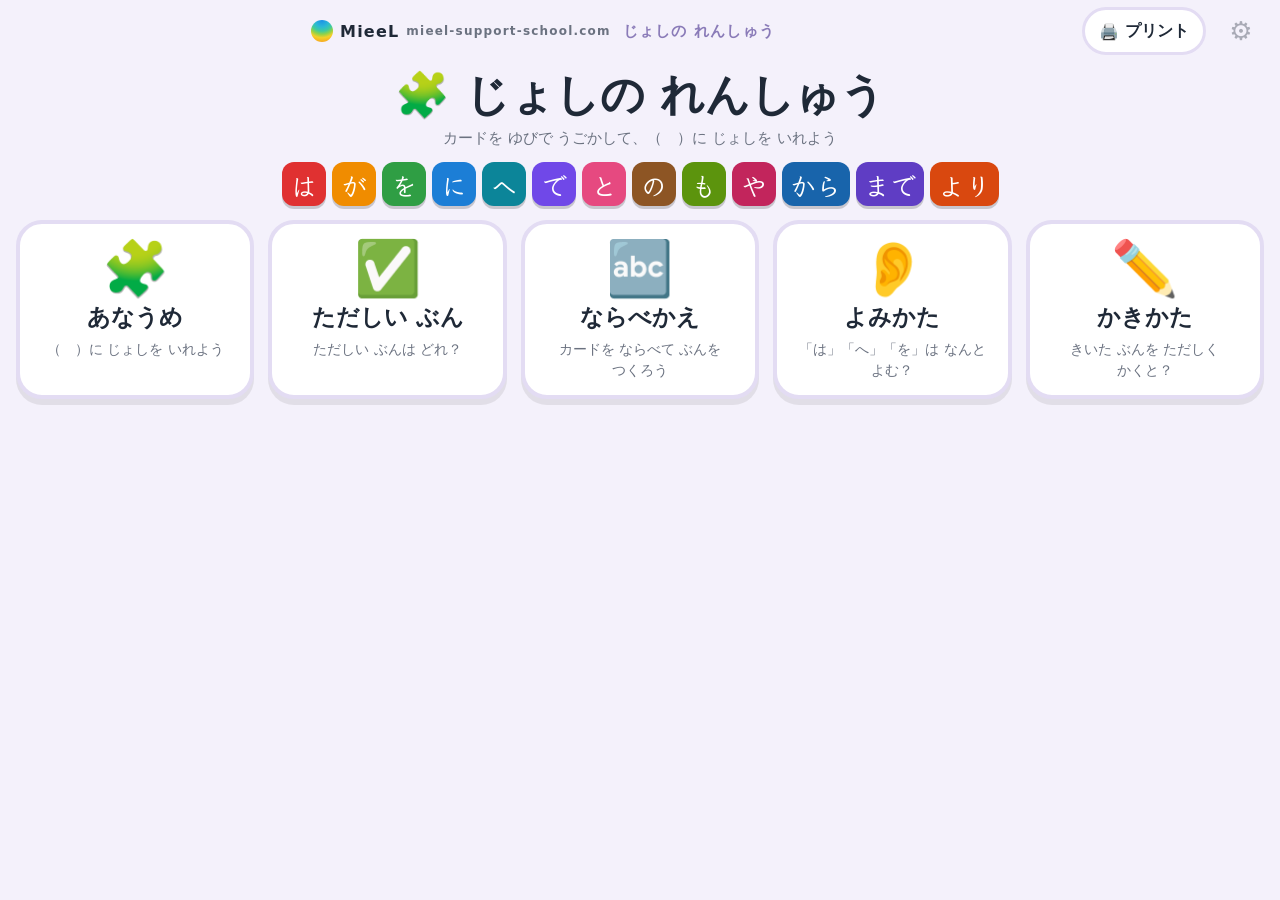
<file: index.html>
<!DOCTYPE html>
<!--
  © 2026 MieeL（ミエル） https://www.mieel-support-school.com/  All rights reserved.
  学校・家庭・療育機関などで子どもの学習に使うこと、作ったプリントを印刷して配ることは自由です。
  プログラム・画像・文章の無断転載・複製、改変しての公開・再配布、販売はお断りします（くわしくは LICENSE.md）。
-->
<html lang="ja">
<head>
<meta charset="UTF-8">
<meta name="viewport" content="width=device-width, initial-scale=1, maximum-scale=1, user-scalable=no, viewport-fit=cover">
<meta name="apple-mobile-web-app-capable" content="yes">
<meta name="mobile-web-app-capable" content="yes">
<meta name="apple-mobile-web-app-title" content="じょし">
<meta name="theme-color" content="#F4F1FB">
<title>じょしの れんしゅう｜MieeL</title>
<link rel="apple-touch-icon" id="touchIcon" href="">
<link rel="icon" href="data:image/svg+xml,%3Csvg xmlns='http://www.w3.org/2000/svg' viewBox='0 0 100 100'%3E%3Ctext y='.9em' font-size='90'%3E%F0%9F%A7%A9%3C/text%3E%3C/svg%3E">
<link rel="preconnect" href="https://fonts.googleapis.com">
<link rel="preconnect" href="https://fonts.gstatic.com" crossorigin>
<link href="https://fonts.googleapis.com/css2?family=Klee+One:wght@600&display=swap" rel="stylesheet">
<style>
  :root {
    --bg: #F4F1FB; --ink: #1F2937; --sub: #6B7280; --line: #E3DCF3; --main: #7048E8; --main-d: #5235C0; --go: #2F9E44; --go-d: #237A34;
    --blue: #1C7ED6; --blue-d: #1864AB; --or: #E8590C; --or-d: #B8450A;
    --mieel: radial-gradient(circle at 50% 0%,#1B8FE8 0%,#2BB8D6 28%,#3FCB9E 45%,#8FD24A 58%,#F4D027 72%,#F7941E 100%);
    --emoji: "Apple Color Emoji","Segoe UI Emoji","Noto Color Emoji",sans-serif;
    --kyo: "Klee One","UD デジタル 教科書体 NK-R","UD Digital Kyokasho NK-R","YuKyokasho Yoko","Hiragino Maru Gothic ProN",sans-serif;
  }
  * { box-sizing: border-box; -webkit-tap-highlight-color: transparent; }
  html, body { margin: 0; height: 100%; }
  body { background: var(--bg); color: var(--ink); font-family: "Hiragino Maru Gothic ProN","ヒラギノ丸ゴ ProN","BIZ UDPGothic","Yu Gothic UI","Meiryo",system-ui,sans-serif; font-weight: 700;
    word-break: keep-all; overflow-wrap: anywhere; -webkit-user-select: none; user-select: none; -webkit-touch-callout: none; touch-action: manipulation; overscroll-behavior: none;
    display: flex; flex-direction: column; height: 100vh; height: 100dvh; overflow: hidden;
    padding: env(safe-area-inset-top) env(safe-area-inset-right) env(safe-area-inset-bottom) env(safe-area-inset-left); }
  button { font: inherit; color: inherit; cursor: pointer; touch-action: manipulation; }
  .emo { font-family: var(--emoji); font-weight: 400; line-height: 1; }
  .topbar { flex: none; display: flex; align-items: center; gap: 10px; padding: 6px 14px; min-height: 58px; }
  .brand { flex: 1; display: flex; justify-content: center; align-items: center; gap: 12px; color: #8A7BB8; font-size: 15px; letter-spacing: .08em; min-width: 0; }
  .mieel-brand { display: flex; align-items: center; gap: 7px; white-space: nowrap; }
  .orb-mini { width: 22px; height: 22px; border-radius: 50%; background: var(--mieel); flex: none; }
  .mieel-brand strong { font-size: 16px; color: var(--ink); }
  .mieel-brand .url { font-size: 12px; color: var(--sub); font-weight: 600; }
  @media (max-width: 699px) { .topbar .url, .topbar .appname { display: none; } }
  .tbtn { height: 48px; min-width: 48px; padding: 0 14px; border-radius: 999px; border: 3px solid var(--line); background: #fff; font-size: 16px; display: flex; align-items: center; justify-content: center; gap: 6px; }
  .tbtn[hidden] { display: none; }
  .gear { position: relative; width: 50px; height: 50px; border-radius: 50%; border: none; background: transparent; opacity: .35; font-size: 26px; display: grid; place-items: center; }
  .gear::after { content: ""; position: absolute; inset: 2px; border-radius: 50%; border: 4px solid transparent; }
  .gear.pressing { opacity: 1; }
  .gear.pressing::after { border-color: var(--blue); animation: ring 1.5s linear forwards; }
  @keyframes ring { from { clip-path: inset(0 100% 0 0); } to { clip-path: inset(0 0 0 0); } }
  main { flex: 1; min-height: 0; display: flex; flex-direction: column; padding: 0 16px 14px; }
  .screen { flex: 1; min-height: 0; display: flex; flex-direction: column; animation: fadein .25s ease-out; }
  @keyframes fadein { from { opacity: 0; transform: translateY(8px); } to { opacity: 1; transform: none; } }
  @keyframes pop { from { transform: scale(.6); opacity: 0; } to { transform: none; opacity: 1; } }
  @keyframes shake { 20%, 60% { transform: translateX(-10px); } 40%, 80% { transform: translateX(10px); } }
  @keyframes bump { 40% { transform: scale(1.1); } }
  @keyframes glow { from { box-shadow: 0 0 0 0 rgba(250,176,5,0); } to { box-shadow: 0 0 0 12px rgba(250,176,5,.75); } }
  .big-btn { min-width: min(320px, 78vw); min-height: 84px; padding: 0 30px; border: none; border-radius: 999px; color: #fff; font-size: clamp(24px, 3.2vw, 34px); display: inline-flex; align-items: center; justify-content: center; gap: 10px; }
  .big-btn.go { background: var(--go); box-shadow: 0 8px 0 var(--go-d); }
  .big-btn.blue { background: var(--blue); box-shadow: 0 8px 0 var(--blue-d); }
  .big-btn.main { background: var(--main); box-shadow: 0 8px 0 var(--main-d); }
  .big-btn:active { transform: translateY(6px); box-shadow: 0 2px 0 rgba(0,0,0,.25); }
  .actions { display: flex; gap: 16px; justify-content: center; align-items: center; flex-wrap: wrap; }
  .round-btn { width: 60px; height: 60px; flex: none; border-radius: 50%; border: 4px solid var(--line); background: #fff; font-size: 28px; box-shadow: 0 4px 0 var(--line); display: grid; place-items: center; }
  .round-btn:active { transform: translateY(3px); box-shadow: none; }

  /* ---------- ホーム・レベル ---------- */
  .home { gap: 14px; overflow-y: auto; padding-bottom: 10px; }
  .title { font-size: clamp(28px, 4vw, 44px); text-align: center; margin: 4px 0 0; }
  .title small { display: block; font-size: 15px; color: var(--sub); font-weight: 500; margin-top: 4px; }
  .parts { display: flex; flex-wrap: wrap; justify-content: center; gap: 6px; }
  .ptile-s { min-width: 44px; height: 44px; padding: 0 8px; border-radius: 12px; background: var(--c); color: #fff; font-family: var(--kyo); font-size: 26px; display: grid; place-items: center; box-shadow: 0 3px 0 rgba(0,0,0,.18); }
  .modes { display: grid; grid-template-columns: repeat(auto-fill, minmax(200px, 1fr)); gap: 14px; }
  .mcard { border: 4px solid var(--line); background: #fff; border-radius: 26px; padding: 18px 12px 14px; display: flex; flex-direction: column; align-items: center; gap: 6px; box-shadow: 0 6px 0 rgba(0,0,0,.08); text-align: center; }
  .mcard:active { transform: translateY(4px); box-shadow: 0 2px 0 rgba(0,0,0,.08); }
  .mcard .emo { font-size: 54px; }
  .mcard .nm { font-size: 23px; }
  .mcard small { color: var(--sub); font-weight: 500; font-size: 14px; line-height: 1.5; }
  .levels { display: grid; grid-template-columns: repeat(auto-fill, minmax(220px, 1fr)); gap: 14px; width: min(100%, 1100px); margin: 0 auto; }
  .lvbtn { border: 4px solid var(--line); background: #fff; border-radius: 24px; padding: 16px 12px; display: flex; flex-direction: column; align-items: center; gap: 6px; box-shadow: 0 6px 0 rgba(0,0,0,.08); }
  .lvbtn:active { transform: translateY(4px); box-shadow: 0 2px 0 rgba(0,0,0,.08); }
  .lvbtn .stars { color: #F59F00; font-size: 22px; letter-spacing: 2px; }
  .lvbtn .nm { font-size: 21px; }
  .lvbtn small { color: var(--sub); font-weight: 500; font-size: 14px; }
  .lvbtn.custom { border-style: dashed; border-color: var(--main); }
  .lvhead { display: flex; align-items: center; gap: 12px; }
  .lvhead h2 { flex: 1; text-align: center; font-size: clamp(24px, 3.4vw, 36px); margin: 0; }

  /* ---------- あそぶ ---------- */
  .play { gap: 10px; }
  .ptop { display: flex; align-items: center; gap: 10px; flex: none; min-height: 60px; }
  .ask { flex: 1; text-align: center; font-size: clamp(20px, 2.6vw, 30px); line-height: 1.25; }
  .ask small { display: block; font-size: .55em; color: var(--sub); font-weight: 500; }
  .prog { display: flex; gap: 5px; flex: none; flex-wrap: wrap; max-width: 260px; }
  .prog i { width: 14px; height: 14px; border-radius: 50%; background: #DEE2E6; }
  .prog i.on { background: var(--go); } .prog i.now { background: var(--main); transform: scale(1.3); }
  .quit { position: relative; overflow: hidden; flex: none; border: 2px solid #DEE2E6; background: #fff; color: #868E96; font-size: 15px; padding: 10px 14px; border-radius: 999px; touch-action: none; }
  .quit i { position: absolute; left: 0; top: 0; bottom: 0; width: 0; background: #FFE3E3; }
  .quit span { position: relative; }
  .quit.pressing { color: #E03131; border-color: #FFA8A8; }
  .quit.pressing i { width: 100%; transition: width 1.5s linear; }
  .stage { flex: 1; min-height: 0; display: flex; flex-direction: column; align-items: center; justify-content: center; gap: clamp(10px, 2.4vh, 26px); }
  .pic { font-family: var(--emoji); font-size: clamp(70px, 14vh, 140px); line-height: 1; letter-spacing: .05em; animation: pop .4s cubic-bezier(.2, 1.5, .4, 1); }
  .sent { display: flex; flex-wrap: wrap; align-items: center; justify-content: center; gap: .15em .1em; font-family: var(--kyo); font-weight: 600; font-size: clamp(34px, 5.4vw, 62px); line-height: 1.3; text-align: center; max-width: 100%; }
  .sent .w { white-space: pre-wrap; }
  .slot { display: inline-grid; place-items: center; min-width: 1.5em; height: 1.4em; padding: 0 .12em; border: 4px dashed #ADB5BD; border-radius: .3em; background: #fff; color: transparent; transition: transform .15s, border-color .15s, background .15s; }
  .slot.over { border-color: var(--main); background: #F3F0FF; transform: scale(1.08); }
  .slot.ok { border-style: solid; border-color: var(--c, var(--go)); background: var(--c, var(--go)); color: #fff; animation: bump .4s; }
  .slot.ng { animation: shake .45s; border-color: #FA5252; }
  .slot.hint { animation: glow .7s ease-in-out infinite alternate; }
  .hl { color: #E03131; text-decoration: underline; text-decoration-thickness: .08em; text-underline-offset: .15em; }
  .tray { flex: none; display: flex; flex-wrap: wrap; justify-content: center; gap: clamp(12px, 2vw, 22px); padding: 6px 0 10px; min-height: 120px; align-items: center; }
  .ptile { position: relative; min-width: clamp(84px, 11vw, 120px); height: clamp(84px, 11vw, 120px); padding: 0 .3em; border-radius: 26px; border: none; background: var(--c); color: #fff; font-family: var(--kyo); font-weight: 600; font-size: clamp(44px, 6vw, 66px); display: grid; place-items: center;
    box-shadow: 0 8px 0 rgba(0,0,0,.22); touch-action: none; cursor: grab; animation: pop .35s cubic-bezier(.2, 1.5, .4, 1) backwards; }
  .ptile.small { font-size: clamp(34px, 4.6vw, 50px); }
  .ptile.used { visibility: hidden; }
  .ptile.sel { outline: 6px solid var(--blue); outline-offset: 3px; transform: translateY(-6px); }
  .ptile.shake { animation: shake .45s; }
  .ptile.hint { animation: glow .7s ease-in-out infinite alternate; }
  .ptile.neutral { --c: #495057; }
  .float { position: fixed; z-index: 60; margin: 0; pointer-events: none; animation: none !important; box-shadow: 0 18px 30px rgba(0,0,0,.28); }
  .opts { flex: none; display: grid; gap: 14px; width: min(100%, 900px); }
  .opts.row { grid-template-columns: repeat(auto-fit, minmax(150px, 1fr)); }
  .opt { border: 4px solid var(--line); background: #fff; border-radius: 22px; padding: 14px 18px; min-height: 80px; font-family: var(--kyo); font-weight: 600; font-size: clamp(28px, 3.6vw, 42px); box-shadow: 0 6px 0 rgba(0,0,0,.1); line-height: 1.35; }
  .opt:active { transform: translateY(4px); box-shadow: 0 2px 0 rgba(0,0,0,.1); }
  .opt.big { font-size: clamp(44px, 6vw, 70px); min-height: 110px; }
  .opt.ok { border-color: var(--go); background: #EBFBEE; }
  .opt.ng { border-color: #FA5252; background: #FFF5F5; opacity: .5; animation: shake .45s; pointer-events: none; }
  .opt.hint { animation: glow .7s ease-in-out infinite alternate; }
  .ans-row { display: flex; flex-wrap: wrap; justify-content: center; gap: 10px; min-height: 96px; align-items: center; padding: 8px 12px; border-radius: 22px; background: #fff; border: 4px dashed var(--line); width: min(100%, 1100px); }
  .oslot { min-width: 120px; height: 76px; border-radius: 16px; border: 3px dashed #CED4DA; display: grid; place-items: center; transition: transform .15s; }
  .oslot.over { border-color: var(--main); background: #F3F0FF; transform: scale(1.06); }
  .wcard { min-width: 90px; height: 76px; padding: 0 16px; border-radius: 16px; border: 3px solid #CED4DA; background: #fff; font-family: var(--kyo); font-weight: 600; font-size: clamp(28px, 3.6vw, 40px); display: grid; place-items: center; box-shadow: 0 5px 0 rgba(0,0,0,.12); touch-action: none; cursor: grab; }
  .wcard.pc { background: var(--c); color: #fff; border-color: transparent; }
  .wcard.used { visibility: hidden; }
  .wcard.sel { outline: 5px solid var(--blue); outline-offset: 2px; }
  .wcard.hint { animation: glow .7s ease-in-out infinite alternate; }
  .ans-row.ok { border-color: var(--go); border-style: solid; background: #EBFBEE; }
  .ans-row.ng { animation: shake .45s; border-color: #FA5252; }
  .praise { position: fixed; left: 50%; top: 38%; transform: translate(-50%, -50%); font-size: clamp(54px, 9vw, 110px); font-weight: 900; white-space: nowrap; -webkit-text-stroke: 6px #fff; paint-order: stroke fill; pointer-events: none; z-index: 62; animation: praise 1.4s ease-out forwards; }
  @keyframes praise { 0% { transform: translate(-50%, -50%) scale(.3); opacity: 0; } 20% { transform: translate(-50%, -50%) scale(1.15); opacity: 1; } 75% { transform: translate(-50%, -54%) scale(1); opacity: 1; } 100% { transform: translate(-50%, -70%) scale(1); opacity: 0; } }
  .result { align-items: center; justify-content: center; gap: 14px; text-align: center; overflow-y: auto; }
  .result h1 { font-size: clamp(46px, 7vw, 86px); margin: 0; }
  .rainbow-text { background: linear-gradient(90deg, #FF6B6B, #FFA94D, #FFD43B, #69DB7C, #4DABF7, #9775FA, #F783AC); -webkit-background-clip: text; background-clip: text; color: transparent; background-size: 200% 100%; animation: rb 2s linear infinite; filter: drop-shadow(0 4px 0 #fff) drop-shadow(0 6px 0 rgba(0,0,0,.12)); }
  @keyframes rb { to { background-position: 200% 0; } }
  .stars { font-size: clamp(54px, 8vw, 90px); letter-spacing: 6px; }
  .stars .off { filter: grayscale(1); opacity: .25; }
  .rstat { display: flex; gap: 14px; justify-content: center; flex-wrap: wrap; }
  .rstat div { background: #fff; border: 4px solid var(--line); border-radius: 20px; padding: 8px 22px; font-size: 22px; }
  .rstat small { display: block; font-size: 13px; color: var(--sub); font-weight: 500; }
  .dance { font-size: clamp(80px, 13vh, 130px); animation: dance .7s ease-in-out infinite alternate; }
  @keyframes dance { from { transform: translateY(0) rotate(-8deg); } to { transform: translateY(-18px) rotate(8deg); } }
  .toast { position: fixed; left: 50%; bottom: 26px; transform: translateX(-50%); background: rgba(17,24,39,.9); color: #fff; padding: 14px 22px; border-radius: 14px; font-size: 18px; z-index: 95; display: none; max-width: 90vw; text-align: center; }
  .toast.show { display: block; }
  body.big .sent { font-size: clamp(42px, 6.6vw, 76px); }
  body.calm *, body.calm *::before, body.calm *::after { animation: none !important; transition: none !important; }
  @media (prefers-reduced-motion: reduce) { *, *::before, *::after { animation: none !important; transition: none !important; } }
  @media (max-width: 640px) { .modes, .levels { grid-template-columns: repeat(2, minmax(0, 1fr)); gap: 10px; } .mcard .emo { font-size: 40px; } .mcard .nm { font-size: 18px; } .quit span { font-size: 12px; } .prog { display: none; } }

  /* ---------- 先生用・プリント ---------- */
  .modal { position: fixed; inset: 0; z-index: 90; background: rgba(17,24,39,.55); display: none; align-items: flex-start; justify-content: center; padding: 24px 12px; overflow-y: auto; -webkit-user-select: text; user-select: text; }
  .modal.open { display: flex; }
  .panel { width: min(100%, 860px); background: #fff; border-radius: 24px; padding: 22px clamp(16px, 4vw, 32px) 28px; font-weight: 400; font-size: 17px; box-shadow: 0 20px 60px rgba(0,0,0,.3); }
  .panel.wide { width: min(100%, 1180px); }
  .panel-head { display: flex; align-items: center; justify-content: space-between; gap: 12px; }
  .panel h2 { margin: 0; font-size: 25px; font-weight: 700; }
  .panel h3 { margin: 26px 0 10px; font-size: 20px; font-weight: 700; padding-left: 10px; border-left: 6px solid var(--main); }
  .note { color: var(--sub); font-size: 15px; line-height: 1.6; margin: 6px 0; }
  .seglabel { margin: 12px 0 6px; font-weight: 700; font-size: 15px; }
  .seg { display: flex; gap: 8px; flex-wrap: wrap; }
  .seg button { flex: 1; min-width: 80px; padding: 11px 8px; font-size: 15px; font-weight: 700; border-radius: 12px; border: 2px solid #CED4DA; background: #fff; }
  .seg button.on { background: var(--ink); border-color: var(--ink); color: #fff; }
  .chips { display: flex; flex-wrap: wrap; gap: 8px; }
  .chipp { min-width: 54px; padding: 8px 12px; border-radius: 12px; border: 3px solid #DEE2E6; background: #fff; font-family: var(--kyo); font-size: 24px; font-weight: 600; }
  .chipp.on { background: var(--c); border-color: var(--c); color: #fff; }
  .panel label.row { display: flex; align-items: center; gap: 12px; min-height: 52px; padding: 6px 0; border-bottom: 1px solid #F1F3F5; }
  .panel label.row > span:first-child { flex: 1; }
  .panel input[type=checkbox] { width: 30px; height: 30px; accent-color: var(--main); flex: none; }
  .panel input[type=range] { width: 200px; }
  .btns { display: flex; gap: 10px; flex-wrap: wrap; margin-top: 10px; align-items: center; }
  .btn { display: inline-flex; align-items: center; gap: 6px; border: none; border-radius: 12px; padding: 11px 18px; font-size: 16px; font-weight: 700; background: #E9ECEF; color: var(--ink); }
  .btn.ok { background: var(--go); color: #fff; } .btn.blue { background: var(--blue); color: #fff; } .btn.warn { background: #FFF0F0; color: #C92A2A; }
  .loglist { font-size: 14px; color: var(--sub); line-height: 1.8; }
  .mieel-foot { margin-top: 26px; padding-top: 14px; border-top: 1px solid #E9ECEF; text-align: center; color: var(--sub); font-size: 13px; line-height: 1.8; }
  .mieel-foot .mieel-brand { justify-content: center; }
  .mieel-foot a { color: var(--blue); font-weight: 700; text-decoration: none; font-size: 14px; }
  .prgrid { display: grid; grid-template-columns: minmax(280px, 360px) minmax(0, 1fr); gap: 18px; margin-top: 10px; }
  .prprev { background: #E9ECEF; border-radius: 16px; padding: 12px; max-height: 76vh; overflow-y: auto; }
  .pwrap { margin: 0 auto 14px; box-shadow: 0 4px 14px rgba(0,0,0,.18); overflow: hidden; background: #fff; }
  .pwrap .jp-page { transform-origin: top left; }
  @media (max-width: 820px) { .prgrid { grid-template-columns: 1fr; } }
  #printRoot { display: none; }
  @media print {
    @page { size: A4 portrait; margin: 0; }
    html, body { height: auto !important; overflow: visible !important; display: block !important; background: #fff !important; padding: 0 !important; }
    body > *:not(#printRoot) { display: none !important; }
    #printRoot { display: block !important; }
    #printRoot .jp-page { page-break-after: always; break-after: page; }
    #printRoot .jp-page:last-child { page-break-after: auto; break-after: auto; }
  }
</style>
<style id="printCss">.jp-page{width:210mm;height:297mm;padding:12mm 13mm 10mm;box-sizing:border-box;background:#fff;color:#111;display:flex;flex-direction:column;font-family:"Klee One","UD デジタル 教科書体 NK-R","UD Digital Kyokasho NK-R","Hiragino Maru Gothic ProN",sans-serif;font-weight:600;position:relative;overflow:hidden;-webkit-print-color-adjust:exact;print-color-adjust:exact;word-break:keep-all;}
.jp-head{display:flex;justify-content:space-between;align-items:flex-end;gap:4mm;border-bottom:.5mm solid #333;padding-bottom:2mm;}
.jp-brand{font-size:3mm;color:#888;display:flex;align-items:center;gap:1.5mm;font-family:"Hiragino Maru Gothic ProN",sans-serif;}
.jp-orb{width:3.4mm;height:3.4mm;border-radius:50%;background:radial-gradient(circle at 50% 0%,#1B8FE8 0%,#2BB8D6 28%,#3FCB9E 45%,#8FD24A 58%,#F4D027 72%,#F7941E 100%);}
.jp-head h2{font-size:6.2mm;margin:1mm 0;font-weight:600;}
.jp-ans{color:#C92A2A;border:.4mm solid #C92A2A;border-radius:2mm;padding:0 2mm;margin-left:2mm;font-size:4.4mm;}
.jp-inst{font-size:4.8mm;}
.jp-fields{font-size:4.2mm;text-align:right;line-height:2;white-space:nowrap;}
.jp-blank{display:inline-block;width:46mm;border-bottom:.3mm solid #333;margin-left:2mm;}
.jp-no{margin-left:3mm;color:#666;}
.jp-body{flex:1;display:grid;grid-template-rows:repeat(var(--rows),minmax(0,1fr));margin-top:2mm;min-height:0;}
.jp-row{display:flex;align-items:center;gap:3mm;border-bottom:.3mm dashed #BBB;padding:1.2mm 0;min-height:0;overflow:hidden;}
.jp-n{width:7mm;height:7mm;border-radius:50%;background:#333;color:#fff;display:grid;place-items:center;font-size:4mm;flex:none;font-family:"Hiragino Maru Gothic ProN",sans-serif;}
.jp-pic{font-family:"Apple Color Emoji","Segoe UI Emoji","Noto Color Emoji",sans-serif;font-size:11mm;width:26mm;text-align:center;flex:none;font-weight:400;line-height:1.1;}
.jp-b{flex:1;min-width:0;}
.jp-s{font-size:7.4mm;line-height:1.55;}
.jp-par{letter-spacing:.1em;}
.jp-box{display:inline-block;width:11mm;height:11mm;border:.5mm solid #333;border-radius:1.5mm;vertical-align:middle;margin:0 1mm;}
.jp-fill{color:#C92A2A;border-bottom:.5mm solid #C92A2A;padding:0 1mm;}
.jp-ch{font-size:6.4mm;margin-top:.5mm;}
.jp-ch span{display:inline-block;padding:0 1.6mm;}
.jp-c{outline:.6mm solid #E03131;border-radius:4mm;outline-offset:.4mm;color:#C92A2A;}
.jp-list{display:grid;gap:.8mm;font-size:5.6mm;}
.jp-li{padding:.4mm 2mm;}
.jp-cards{display:flex;flex-wrap:wrap;gap:2.5mm;}
.jp-card{border:.5mm solid #333;border-radius:2mm;padding:1mm 3mm 0;font-size:6.2mm;text-align:center;min-width:14mm;}
.jp-card.p{background:#F1F3F5;}
.jp-num{margin-top:1mm;border-top:.4mm dashed #999;min-height:7mm;font-size:5mm;color:#C92A2A;}
.jp-hl{color:#E03131;text-decoration:underline;text-underline-offset:1mm;}
.jp-foot{position:absolute;bottom:4mm;right:13mm;font-size:3mm;color:#999;font-family:"Hiragino Maru Gothic ProN",sans-serif;}
.jp-page.big .jp-s{font-size:9.5mm;} .jp-page.big .jp-pic{font-size:16mm;width:32mm;} .jp-page.big .jp-ch{font-size:8mm;} .jp-page.big .jp-list{font-size:7mm;} .jp-page.big .jp-card{font-size:8mm;}</style>
</head>
<body>
<header class="topbar">
  <button class="tbtn" id="homeBtn" type="button" hidden>🏠 ホーム</button>
  <div class="brand"><div class="mieel-brand"><span class="orb-mini"></span><strong>MieeL</strong><span class="url">mieel-support-school.com</span></div><span class="appname">じょしの れんしゅう</span></div>
  <button class="tbtn" id="printBtn" type="button" aria-label="A4プリントを つくる">🖨️ <span class="appname">プリント</span></button>
  <button class="gear" id="gear" type="button" aria-label="先生用せってい（ながおし）">⚙️</button>
</header>
<main id="view"></main>
<div class="modal" id="settings" role="dialog" aria-modal="true" aria-label="先生用せってい"><div class="panel" id="settingsPanel"></div></div>
<div class="modal" id="printModal" role="dialog" aria-modal="true" aria-label="プリント"><div class="panel wide" id="printPanel"></div></div>
<div class="toast" id="toast"></div>
<div id="printRoot"></div>
<script>
function jaSay(t) {
  // 読み上げで 単語の あたまの「は」「へ」が 助詞（わ・え）と 読まれないように カタカナに する（はこ→ハこ、へや→ヘや）
  return String(t == null ? '' : t).replace(/なかまはずれ/g, '仲間外れ').replace(/(^|[\s、。！？!?・（(「『])([はへ])(?=[\u3041-\u3096\u30A1-\u30FA\u30FC\u4E00-\u9FFF])/g, function (m, a, c) { return a + (c === 'は' ? 'ハ' : 'ヘ'); });
}

(function () {
  'use strict';
  const $ = s => document.querySelector(s);
  const $$ = s => Array.from(document.querySelectorAll(s));
  const pick = a => a[Math.floor(Math.random() * a.length)];
  const shuffle = a => { const r = a.slice(); for (let i = r.length - 1; i > 0; i--) { const j = Math.floor(Math.random() * (i + 1)); [r[i], r[j]] = [r[j], r[i]]; } return r; };
  const esc = s => String(s == null ? '' : s).replace(/[&<>"']/g, c => ({ '&': '&amp;', '<': '&lt;', '>': '&gt;', '"': '&quot;', "'": '&#39;' }[c]));
  function h(tag, props) {
    const el = document.createElement(tag);
    if (props) Object.keys(props).forEach(k => {
      const v = props[k]; if (v === null || v === undefined || v === false) return;
      if (k === 'class') el.className = v; else if (k === 'html') el.innerHTML = v; else if (k.slice(0, 2) === 'on') el.addEventListener(k.slice(2), v); else el.setAttribute(k, v === true ? '' : v);
    });
    (function add(list) { list.forEach(c => { if (c === null || c === undefined || c === false) return; if (Array.isArray(c)) add(c); else el.appendChild(typeof c === 'string' || typeof c === 'number' ? document.createTextNode(String(c)) : c); }); })(Array.prototype.slice.call(arguments, 2));
    return el;
  }

  /* ============================================================
     ぶんの データ
     「えもじ|ぶん」。[ ] が あなうめの ところ。
       [が/は]   … さいしょが こたえ、/ の あとも ただしい（まちがいに しない）
       [に!で]   … ! の あとは この もんだいでは えらばせない（いみが かわって しまう もの）
     じょしの まえは つめて、うしろに スペースを いれる（よみあげで「は」を ただしく よむため）
     ============================================================ */
  const BANK = [
    // ---- を（〜を する） ----
    '🍎|りんご[を] たべる', '🍌|バナナ[を] たべる', '🍙|おにぎり[を] たべる', '🍞|パン[を] たべる', '🍦|アイス[を] たべる',
    '🥛|ぎゅうにゅう[を] のむ', '🍵|おちゃ[を] のむ', '🧃|ジュース[を] のむ', '💊|くすり[を] のむ',
    '📕|ほん[を] よむ', '📰|しんぶん[を] よむ', '⚽|ボール[を] ける', '🏀|ボール[を] なげる', '🎨|え[を] かく', '✏️|じ[を] かく',
    '🎵|うた[を] うたう', '🧦|くつした[を] はく', '👟|くつ[を] はく', '🧢|ぼうし[を] かぶる', '👕|シャツ[を] きる', '🧥|コート[を] きる',
    '🪥|は[を] みがく', '🧼|て[を] あらう', '🚪|ドア[を] あける', '🪟|まど[を] しめる', '💡|でんき[を] けす', '📺|テレビ[を] みる',
    '🐶|いぬ[を] なでる', '🎁|プレゼント[を!に] もらう', '✉️|てがみ[を] かく', '🍳|たまご[を] やく', '🪁|たこ[を!に] あげる', '🎒|かばん[を] もつ',
    '☂️|かさ[を] さす', '🎹|ピアノ[を] ひく', '📞|でんわ[を] かける', '🧸|ぬいぐるみ[を] だく', '🐟|さかな[を] つる', '🗑️|ごみ[を] すてる',
    '🚿|シャワー[を] あびる', '🧩|パズル[を] する', '🎮|ゲーム[を] する', '🌱|みず[を] やる', '🍽️|おさら[を] あらう', '👕|ふく[を] たたむ',
    '🎈|ふうせん[を] ふくらませる', '🖐️|て[を] あげる', '🎤|マイク[を] もつ', '📷|しゃしん[を!に] とる', '🍰|ケーキ[を] きる',
    // ---- が（〜が 〇〇する／ある・いる） ----
    '🐦|とり[が/は] とぶ', '🐶|いぬ[が/は] はしる', '🐱|ねこ[が/は] ねる', '🌧️|あめ[が/は] ふる', '❄️|ゆき[が/は] ふる', '🌸|はな[が/は] さく',
    '🐸|かえる[が/は] はねる', '👶|あかちゃん[が/は] なく', '🚃|でんしゃ[が/は] くる', '🚗|くるま[が/は] とまる', '☀️|おひさま[が/は] でる',
    '🌙|つき[が/は] でる', '🔔|ベル[が/は] なる', '🐟|さかな[が/は] およぐ', '🍃|かぜ[が/は] ふく', '🍎|りんご[が/は] ある', '🐕|いぬ[が/は] いる',
    '🎈|ふうせん[が/は] とぶ', '🐘|ぞう[が/は] あるく', '💧|みず[が/は] ながれる', '⏰|めざましどけい[が/は] なる', '😋|おなか[が/は] すく',
    '🦷|は[が/は] いたい', '🤕|あたま[が/は] いたい', '🌈|にじ[が/は] でる', '⚡|かみなり[が/は] なる', '🐝|はち[が/は] とぶ', '🍂|はっぱ[が/は] おちる',
    '🚌|バス[が/は] とまる', '🐛|いもむし[が/は] うごく', '🌊|なみ[が/は] くる', '🔥|ひ[が/は] もえる', '🧊|こおり[が/は] とける',
    // ---- に（ばしょ・つく ところ・じかん・あいて） ----
    '🪑|いす[に] すわる', '🛁|おふろ[に] はいる', '🚌|バス[に] のる', '🚃|でんしゃ[に] のる', '🛏️|ベッド[に/で] ねる',
    '🏫|がっこう[に/へ] いく', '🏠|いえ[に/へ!を] かえる', '🏞️|こうえん[に/へ] いく', '🐶|いぬ[に] えさを あげる', '👩‍🏫|せんせい[に/と!が] はなす',
    '⏰|7じ[に] おきる', '🕗|8じ[に] ねる', '🎁|ともだち[に/へ!が] プレゼントを あげる', '📦|はこ[に!を] いれる', '🧺|かご[に!を] いれる',
    '🪝|ハンガー[に!を] かける', '🖼️|かべ[に!を] はる', '🐠|すいそう[に] さかなが いる', '🌳|き[に] とりが いる', '🏊|プール[に] はいる',
    '🚪|へや[に] はいる', '🎒|ロッカー[に!を] しまう', '📮|ポスト[に!を] いれる', '🧴|て[に!を] つける', '👩|おかあさん[に/と!が] あう',
    '📝|ノート[に!を] かく', '🏔️|やま[に/へ/を] のぼる', '🛝|すべりだい[に/を] のぼる', '🐴|うま[に] のる', '🎂|ケーキ[に] ろうそくを たてる',
    // ---- へ（むかう ほう） ----
    '🌊|うみ[へ/に] いく', '🏪|みせ[へ/に] いく', '🏥|びょういん[へ/に] いく', '🚉|えき[へ/に] むかう', '🗼|とうきょう[へ/に] いく',
    '⬅️|ひだり[へ/に] まがる', '➡️|みぎ[へ/に] まがる', '🏡|おうち[へ/に] かえる', '✈️|ひこうきが そら[へ/に/を] とぶ', '🏫|がっこう[へ/に] むかう',
    '⬆️|うえ[へ/に] あがる', '⬇️|した[へ/に] おりる', '🏖️|すなはま[へ/に] いく', '🏯|おしろ[へ/に] いく', '🚶|まえ[へ/に!を] すすむ',
    // ---- で（する ばしょ・どうぐ・のりもの） ----
    '🏞️|こうえん[で] あそぶ', '🏫|がっこう[で] べんきょうする', '🍽️|しょくどう[で] たべる', '🏊|プール[で!を] およぐ', '🏠|いえ[で!を] やすむ',
    '✂️|はさみ[で!を] きる', '🥢|はし[で] たべる', '🥄|スプーン[で!を] たべる', '✏️|えんぴつ[で!を] かく', '🖍️|クレヨン[で!を] ぬる',
    '🚌|バス[で!へ] いく', '🚃|でんしゃ[で!へ] いく', '🚲|じてんしゃ[で!へ] いく', '🧽|スポンジ[で!を] あらう', '🔨|かなづち[で!を] たたく',
    '📱|スマホ[で] しゃしんを とる', '🏪|コンビニ[で!を] かう', '🍳|フライパン[で!を] やく', '🏖️|すなはま[で] あそぶ', '🪣|バケツ[で] みずを はこぶ',
    '🏟️|グラウンド[で/を] はしる', '🛁|おふろ[で!を] あらう', '🧻|ティッシュ[で!を] ふく', '🖌️|ふで[で!を] かく', '🚗|くるま[で!へ] いく',
    // ---- と（いっしょに・ならべる） ----
    '🧒|ともだち[と!が!で] あそぶ', '👩|おかあさん[と!が] かいものに いく', '👨|おとうさん[と!が] おふろに はいる', '🐶|いぬ[と!が] さんぽする',
    '👵|おばあちゃん[と/に!が] はなす', '🍞🥛|パン[と/や!に!の] ぎゅうにゅう', '🍎🍊|りんご[と/や!に!の] みかん', '🐶🐱|いぬ[と/や!に!の] ねこ', '✏️|えんぴつ[と/や!に!の] けしゴム',
    '👦|おとうと[と!が!で] あそぶ', '🤝|せんせい[と!が!に] あくしゅする', '🎤|みんな[と/で!が] うたう', '🍱|ともだち[と!が] おべんとうを たべる',
    '🍓🍈|いちご[と/や!に!の] メロン', '👟🧦|くつ[と/や!に!の] くつした', '🥄🍴|スプーン[と/や!に!の] フォーク', '🐰🐢|うさぎ[と/や!に!の] かめ',
    // ---- の（だれの・なにの） ----
    '🎒|ぼく[の] かばん', '👟|わたし[の] くつ', '🐶|いぬ[の] しっぽ', '🐘|ぞう[の] はな', '🐰|うさぎ[の] みみ', '🏫|がっこう[の] せんせい',
    '🧸|いもうと[の] にんぎょう', '🚗|おとうさん[の] くるま', '📕|ともだち[の] ほん', '🍓|いちご[の] ケーキ', '🌸|さくら[の] はな', '🦒|きりん[の] くび',
    '🐧|ペンギン[の] あかちゃん', '🍎|りんご[の] き', '🐟|さかな[の] ひれ', '🏠|ぼく[の] いえ', '✏️|せんせい[の] えんぴつ', '🐔|にわとり[の] たまご',
    // ---- は（〇〇は 〜です） ----
    '🍎|これ[は/が] りんご です', '🐶|これ[は/が] いぬ です', '✏️|それ[は/が] えんぴつ です', '🙋|わたし[は/が] 1ねんせい です', '👦|ぼく[は/が] 7さい です',
    '🐘|ぞう[は!の] はなが ながい', '🦒|きりん[は!の] くびが ながい', '🐰|うさぎ[は!の] みみが ながい', '🌻|ひまわり[は/が] きいろい', '⛄|ふゆ[は/が] さむい',
    '🌞|なつ[は/が] あつい', '🍋|レモン[は/が] すっぱい', '🍰|ケーキ[は/が] あまい', '🐢|かめ[は/が] おそい', '🐆|チーター[は/が] はやい',
    '🍉|すいか[は/が] おもい', '🎈|ふうせん[は/が] かるい', '🐳|くじら[は/が] おおきい', '🐜|あり[は/が] ちいさい', '🌙|よる[は/が] くらい',
    // ---- も（〜も おなじ） ----
    '🐶🐱|いぬが はしる。ねこ[も] はしる', '🍎🍌|りんごを たべた。バナナ[も!を] たべた', '👦👧|ぼくが いく。わたし[も] いく',
    '🐟🐬|さかなが およぐ。いるか[も] およぐ', '🍞🥛|パンを かう。ぎゅうにゅう[も!を] かう', '🎵|おかあさんが うたう。ぼく[も] うたう',
    '⚽|おにいさんが ボールを ける。ぼく[も!を] ける', '🐘🦒|ぞうは おおきい。きりん[も] おおきい', '🌸🌷|さくらが さく。チューリップ[も] さく',
    '🧒|ともだちが わらう。ぼく[も] わらう', '🍓|いちごが すき。メロン[も] すき',
    // ---- から・まで ----
    '🏫|がっこう[から!を] かえる', '🚉|えき[から!を] あるく', '🕘|9じ[から] はじまる', '🌅|あさ[から] あめが ふる', '🏠|いえ[から/を] でる',
    '🕒|3じ[まで] あそぶ', '🚉|えき[まで/へ] あるく', '🌙|よる[まで] おきている', '🔢|10[まで!を] かぞえる', '🏁|ゴール[まで] はしる',
    '📅|あした[まで!を] まつ', '📦|きょうと[から!の] にもつが とどく', '🌊|うみ[まで!で!を] およぐ', '🎌|1から 10[まで] かぞえる',
    // ---- より（くらべる） ----
    '🐘🐭|ぞうは ねずみ[より] おおきい', '🐇🐢|うさぎは かめ[より] はやい', '🍉🍒|すいかは さくらんぼ[より] おもい',
    '☀️🌙|たいようは つき[より] あかるい', '👨👦|おとうさんは ぼく[より] せが たかい', '🦒🐶|きりんは いぬ[より] くびが ながい',
    '🚀🚗|ロケットは くるま[より] はやい', '🗻⛰️|ふじさんは うらやま[より] たかい',
    // ---- や（〜や 〜など） ----
    '🍎🍊|りんご[や/と!に!の] みかんを かう', '✏️📏|えんぴつ[や/と!に!の] じょうぎを もつ', '🐶🐱|いぬ[や/と!に!の] ねこが いる', '🍰🍪|ケーキ[や/と!に!の] クッキーを たべる',
    '🚗🚌|くるま[や/と!の] バスが はしる', '🌷🌻|チューリップ[や/と!の] ひまわりが さく',
    // ---- ふたつ いじょう（むずかしい） ----
    '👩🛒|おかあさん[と!が] スーパー[で!の] やさい[を] かう', '🚌🏫|バス[で!へ!の] がっこう[に/へ] いく', '🧒⚽|ともだち[と!が!で] こうえん[で!の] サッカー[を] する',
    '🏠🍙|いえ[で!の] おにぎり[を] たべる', '🐶🌳|いぬ[と!が!の] こうえん[へ/に] いく', '🛁🧼|おふろ[で] からだ[を] あらう', '✏️📓|えんぴつ[で!の] ノート[に!を] かく',
    '🎒📕|かばん[に!の] ほん[を] いれる', '🚃🌊|でんしゃ[で!へ!の] うみ[へ/に] いく', '👩‍🏫✉️|せんせい[に/へ!が!の!と] てがみ[を] わたす', '🍳🥚|フライパン[で!の] たまご[を] やく',
    '👦🎁|ぼく[は/が!の] ともだち[に/へ!が!の!と] プレゼント[を] あげる', '🐟🎣|おとうさん[と!が!の] かわ[で!の] さかな[を] つる', '🏫🏠|がっこう[から!の] いえ[まで] あるく',
    '🖍️📄|クレヨン[で!の] かみ[に!の] え[を] かく', '🧒🍦|いもうと[は/が!の] アイス[を] たべる', '🐔🥚|にわとり[が/は!の] たまご[を] うむ',
    '🕘🕒|9じ[から] 3じ[まで] べんきょうする', '🚲🏞️|じてんしゃ[で!へ!の] こうえん[へ/に] いく', '🍽️🧽|スポンジ[で!の] おさら[を] あらう'
  ];
  // よみかた（ことばの なかの「は」「へ」は そのまま よむ）
  const WORDS_HA = ['🌸|[は]な', '🥢|[は]し', '✂️|[は]さみ', '📦|[は]こ', '🐝|[は]ち', '🥬|[は]くさい', '🕊️|[は]と', '🪜|[は]しご', '🍚|ご[は]ん', '🦷|[は]', '👏|[は]くしゅ', '🍃|[は]っぱ', '🧹|[は]き そうじ', '🌉|[は]し', '🐹|[は]むすたー'];
  const WORDS_HE = ['🐍|[へ]び', '🏠|[へ]や', '🚁|[へ]りこぷたー', '😊|[へ]んしん', '🌀|[へ]んな かたち'];
  // ことばの「は」と じょしの「は」が いっしょに でる ぶん（むずかしい）
  const MIX_YOMI = ['🌸|[は]なは きれい', '🌸|はな[は] きれい', '🥢|[は]しは ながい', '🥢|はし[は] ながい', '🐝|[は]ちは とぶ', '🐝|はち[は] とぶ',
    '🍚|ご[は]んは おいしい', '🍚|ごはん[は] おいしい', '📦|[は]こは おもい', '📦|はこ[は] おもい', '✂️|[は]さみは あぶない', '✂️|はさみ[は] あぶない',
    '🏠|[へ]やへ もどる', '🏠|へや[へ] もどる', '🐍|[へ]びは ながい', '🐍|へび[は] ながい', '🍃|[は]っぱは みどり', '🍃|はっぱ[は] みどり'];


  /* ============================================================
     じょし と ルール
     ============================================================ */
  const ALL = ['は', 'が', 'を', 'に', 'へ', 'で', 'と', 'の', 'も', 'や', 'から', 'まで', 'より'];
  const PCOLOR = { は: '#E03131', が: '#F08C00', を: '#2F9E44', に: '#1C7ED6', へ: '#0C8599', で: '#7048E8', と: '#E64980', の: '#8D5524', も: '#5C940D', や: '#C2255C', から: '#1864AB', まで: '#5F3DC4', より: '#D9480F' };
  const FALLBACK = ['を', 'が', 'に', 'で', 'と', 'へ', 'の', 'から', 'まで', 'より', 'や', 'は', 'も'];
  // その じょしが こたえの とき、まちがいの せんたくしに しない じょし（いれても ぶんとして なりたって しまう もの）
  const RULES = { を: ['は', 'も', 'と'], が: ['は', 'も', 'と'], に: ['は', 'も', 'まで', 'から'], へ: ['は', 'も', 'まで', 'から'], で: ['は', 'も'],
    と: ['は', 'も', 'が', 'や', 'より'], の: ['は', 'も', 'と', 'や', 'に'], は: ['と', 'や', 'も'], も: ['は', 'が', 'と'], や: ['は', 'も', 'と'],
    から: ['は', 'も', 'に', 'へ', 'まで', 'より'], まで: ['は', 'も', 'に', 'へ', 'から', 'より'], より: ['は', 'も', 'が', 'まで', 'から'] };
  const YOMI = { は: 'わ', へ: 'え', を: 'お' };
  let uidN = 0;
  function parseItem(str) {
    const k = str.indexOf('|'), e = str.slice(0, k), s = str.slice(k + 1);
    const segs = [];
    s.split(/(\[[^\]]+\])/).forEach(part => {
      if (!part) return;
      const m = part.match(/^\[(.+)\]$/);
      if (m) { const ps = m[1].split('!'), ok = ps[0].split('/'); segs.push({ t: 'b', ans: ok[0], ok: ok, ex: ps.slice(1) }); }
      else segs.push({ t: 'x', v: part });
    });
    const it = { id: 'q' + (uidN++), e, src: s, segs };
    it.blanks = segs.filter(x => x.t === 'b');
    it.full = segs.map(x => x.t === 'x' ? x.v : x.ans).join('');
    return it;
  }
  const ITEMS = BANK.map(parseItem);
  const single = ITEMS.filter(it => it.blanks.length === 1);
  const multi = ITEMS.filter(it => it.blanks.length > 1);
  function choicesFor(b, opts, n) {
    const excl = new Set(b.ok.concat(b.ex, RULES[b.ans] || []));
    let pool = opts.filter(p => !excl.has(p));
    if (pool.length < n - 1) FALLBACK.forEach(p => { if (!excl.has(p) && pool.indexOf(p) < 0) pool.push(p); });
    return shuffle([b.ans].concat(shuffle(pool).slice(0, n - 1)));
  }

  /* ============================================================
     モードと レベル
     ============================================================ */
  const MODES = [
    { id: 'fill', e: '🧩', n: 'あなうめ', d: '（　）に じょしを いれよう' },
    { id: 'pick', e: '✅', n: 'ただしい ぶん', d: 'ただしい ぶんは どれ？' },
    { id: 'order', e: '🔤', n: 'ならべかえ', d: 'カードを ならべて ぶんを つくろう' },
    { id: 'yomi', e: '👂', n: 'よみかた', d: '「は」「へ」「を」は なんと よむ？' },
    { id: 'kaki', e: '✏️', n: 'かきかた', d: 'きいた ぶんを ただしく かくと？' }
  ];
  const LV_FILL = [
    { id: 1, stars: '★', n: 'を・が', d: '「りんごを たべる」「とりが とぶ」', focus: ['を', 'が'], opts: ['を', 'が'], k: 2 },
    { id: 2, stars: '★★', n: 'を・が・に', d: '「いすに すわる」も くわわる', focus: ['を', 'が', 'に'], opts: ['を', 'が', 'に'], k: 3 },
    { id: 3, stars: '★★★', n: 'に・へ・で・と', d: 'ばしょ・どうぐ・いっしょに', focus: ['に', 'へ', 'で', 'と'], opts: ['に', 'へ', 'で', 'と', 'を'], k: 3 },
    { id: 4, stars: '★★★★', n: 'は・の・も など', d: '8つの じょしから えらぶ', focus: ['は', 'が', 'を', 'に', 'で', 'と', 'の', 'も'], opts: ['は', 'が', 'を', 'に', 'で', 'と', 'の', 'も'], k: 4 },
    { id: 5, stars: '★★★★★', n: 'から・まで・より・や', d: '（　）が 2つ いじょうの ぶんも', focus: ['から', 'まで', 'より', 'や'], opts: ALL, k: 4, multi: true }
  ];
  const LV_ORDER = [
    { id: 1, stars: '★', n: '3まい', d: '「いぬ」「が」「はしる」', multi: false, extra: 0 },
    { id: 2, stars: '★★', n: '3まい＋まちがい', d: 'つかわない じょしが 1まい まざる', multi: false, extra: 1 },
    { id: 3, stars: '★★★', n: 'ながい ぶん', d: '（　）が 2つ いじょうの ぶん', multi: true, extra: 0 },
    { id: 4, stars: '★★★★', n: 'ながい ぶん＋まちがい', d: 'つかわない じょしが 1まい', multi: true, extra: 1 },
    { id: 5, stars: '★★★★★', n: 'ながい ぶん＋まちがい2', d: 'つかわない じょしが 2まい', multi: true, extra: 2 }
  ];
  const LV_YOMI = [
    { id: 1, stars: '★', n: '「は」', d: 'じょしの「は」は「わ」・ことばの「は」は「は」', set: 'ha' },
    { id: 2, stars: '★★', n: '「へ」', d: 'じょしの「へ」は「え」・ことばの「へ」は「へ」', set: 'he' },
    { id: 3, stars: '★★★', n: '「は」「へ」「を」', d: 'わ・え・お から えらぶ', set: 'mixp' },
    { id: 4, stars: '★★★★', n: 'ぜんぶ まぜる', d: 'じょしと ことばを まぜて', set: 'all' },
    { id: 5, stars: '★★★★★', n: 'ひっかけ', d: '「はなは」の ように 2つ ある ぶん', set: 'mix2' }
  ];
  const LV_KAKI = [
    { id: 1, stars: '★', n: '「を」と「お」', d: 'りんご「を」 たべる', set: ['を'], k: 2 },
    { id: 2, stars: '★★', n: '「は」と「わ」', d: 'ぼく「は」 いく', set: ['は'], k: 2 },
    { id: 3, stars: '★★★', n: '「へ」と「え」', d: 'がっこう「へ」 いく', set: ['へ'], k: 2 },
    { id: 4, stars: '★★★★', n: 'まぜる', d: '「は」「へ」「を」', set: ['は', 'へ', 'を'], k: 2 },
    { id: 5, stars: '★★★★★', n: 'ながい ぶん', d: '3つから えらぶ', set: ['は', 'へ', 'を'], k: 3, multi: true }
  ];
  const levelsOf = mode => mode === 'order' ? LV_ORDER : mode === 'yomi' ? LV_YOMI : mode === 'kaki' ? LV_KAKI : LV_FILL;

  /* ============================================================
     保存・音
     ============================================================ */
  const LS = 'joshi.v1';
  function load(k) { try { const v = localStorage.getItem(k); return v ? JSON.parse(v) : null; } catch (e) { return null; } }
  function save(k, v) { try { localStorage.setItem(k, JSON.stringify(v)); return true; } catch (e) { return false; } }
  const DEF = { count: 10, k: 'auto', focus: [], hint: 'after2', big: false, tap: true, voice: true, readQ: true, sound: true, volume: 0.8, rate: 0.9, calm: false };
  const saved = load(LS) || {};
  const st = Object.assign({}, DEF, saved.settings || {});
  const log = Array.isArray(saved.log) ? saved.log : [];
  function persist() { save(LS, { settings: st, log: log.slice(-500) }); }
  let ac = null;
  function audio() { if (!st.sound) return null; try { if (!ac) ac = new (window.AudioContext || window.webkitAudioContext)(); if (ac.state === 'suspended') ac.resume(); return ac; } catch (e) { return null; } }
  function tone(f, s, d, type, v) { const a = audio(); if (!a) return; const t = a.currentTime + s, o = a.createOscillator(), g = a.createGain(); o.type = type || 'sine'; o.frequency.setValueAtTime(f, t); g.gain.setValueAtTime(.0001, t); g.gain.linearRampToValueAtTime((v || .25) * st.volume, t + .01); g.gain.exponentialRampToValueAtTime(.0001, t + d); o.connect(g); g.connect(a.destination); o.start(t); o.stop(t + d + .05); }
  const sfx = {
    tap() { tone(740, 0, .07, 'triangle', .15); },
    pick() { tone(520, 0, .06, 'sine', .2); tone(780, .04, .07, 'sine', .14); },
    ok(i) { const f = [523, 587, 659, 698, 784, 880, 988, 1047][Math.min(i || 0, 7)]; tone(f, 0, .18, 'triangle', .28); tone(f * 1.5, .06, .22, 'sine', .14); },
    ng() { tone(330, 0, .16, 'triangle', .18); tone(262, .12, .22, 'triangle', .16); },
    round() { [659, 784, 988, 1319].forEach((f, i) => tone(f, i * .09, .26, 'triangle', .22)); },
    fanfare() { [[523, 0], [659, .12], [784, .24], [1047, .4], [784, .6], [1047, .74]].forEach(n => { tone(n[0], n[1], .32, 'square', .07); tone(n[0], n[1], .38, 'triangle', .22); }); }
  };
  const canSpeak = 'speechSynthesis' in window;
  let jaVoice = null;
  function loadVoice() { if (!canSpeak) return; const v = speechSynthesis.getVoices().filter(x => /^ja/i.test(x.lang)); jaVoice = v.find(x => /Kyoko|O-ren|Otoya|Hattori/i.test(x.name)) || v[0] || null; }
  function speak(t) { if (!canSpeak || !st.voice || !t) return; try { speechSynthesis.cancel(); const u = new SpeechSynthesisUtterance(jaSay(t)); u.lang = 'ja-JP'; u.rate = st.rate; u.pitch = 1.1; if (jaVoice) u.voice = jaVoice; speechSynthesis.speak(u); } catch (e) { /* 無視 */ } }
  let toastT = null;
  function toast(m) { const t = $('#toast'); t.textContent = m; t.classList.add('show'); clearTimeout(toastT); toastT = setTimeout(() => t.classList.remove('show'), 2600); }
  let lockUntil = 0;
  function tapOk(ms) { const n = Date.now(); if (n < lockUntil) return false; lockUntil = n + (ms || 500); return true; }

  /* ============================================================
     おいわいの 演出（クラッカー・はなび・かみふぶき）  FX
     FX.small(el)  … 1つ できたとき（ボタンから はじける）
     FX.big()      … ぜんぶ できたとき（クラッカー → はなび → かみふぶき）
     ============================================================ */
  const FX = (function () {
    let cv = null, cx = null, parts = [], raf = 0, last = 0;
    const COLS = ['#FF6B6B', '#FFA94D', '#FFD43B', '#69DB7C', '#4DABF7', '#9775FA', '#F783AC', '#38D9A9', '#FFFFFF'];
    const rnd = (a, b) => a + Math.random() * (b - a);
    const calm = () => document.body.classList.contains('calm') || (window.matchMedia && matchMedia('(prefers-reduced-motion: reduce)').matches);
    function ensure() {
      if (cv) return;
      cv = document.createElement('canvas');
      cv.style.cssText = 'position:fixed;inset:0;width:100vw;height:100vh;pointer-events:none;z-index:44';
      document.body.appendChild(cv);
      cx = cv.getContext('2d');
      const fit = () => { const d = Math.min(window.devicePixelRatio || 1, 2); cv.width = innerWidth * d; cv.height = innerHeight * d; cx.setTransform(d, 0, 0, d, 0, 0); };
      fit(); window.addEventListener('resize', fit);
    }
    function loop(t) {
      const dt = Math.min(40, t - (last || t)); last = t;
      cx.clearRect(0, 0, innerWidth, innerHeight);
      for (let i = parts.length - 1; i >= 0; i--) {
        const p = parts[i];
        p.age += dt;
        if (p.age >= p.life || p.y > innerHeight + 60) { if (p.onEnd) p.onEnd(p); parts.splice(i, 1); continue; }
        p.vy += (p.g || 0) * dt; p.vx *= p.drag || 1; p.vy *= p.drag || 1;
        p.x += p.vx * dt; p.y += p.vy * dt; p.rot += (p.vr || 0) * dt;
        const a = p.fade ? Math.max(0, 1 - p.age / p.life) : 1;
        cx.globalAlpha = a;
        if (p.k === 'paper') {   // ひらひら まう かみ
          const w = Math.cos(p.age / 120 + p.ph);
          cx.save(); cx.translate(p.x + Math.sin(p.age / 300 + p.ph) * 6, p.y); cx.rotate(p.rot); cx.scale(1, w);
          cx.fillStyle = p.c; cx.fillRect(-p.s / 2, -p.s / 3, p.s, p.s * 0.66); cx.restore();
        } else if (p.k === 'ribbon') {  // くるくる リボン
          cx.strokeStyle = p.c; cx.lineWidth = 3; cx.beginPath();
          for (let j = 0; j < 6; j++) { const yy = p.y - j * 5, xx = p.x + Math.sin(p.age / 90 + j * .9 + p.ph) * 6; j ? cx.lineTo(xx, yy) : cx.moveTo(xx, yy); }
          cx.stroke();
        } else if (p.k === 'spark') {   // はなびの ひかり
          cx.fillStyle = p.c; cx.beginPath(); cx.arc(p.x, p.y, p.s * (1 - p.age / p.life * .6), 0, 7); cx.fill();
        } else if (p.k === 'rocket') {
          cx.fillStyle = '#FFF3BF'; cx.beginPath(); cx.arc(p.x, p.y, 4, 0, 7); cx.fill();
          cx.globalAlpha = .5; cx.fillStyle = '#FFD43B'; cx.beginPath(); cx.arc(p.x, p.y + 10, 3, 0, 7); cx.fill();
        } else if (p.k === 'emoji') {
          cx.save(); cx.translate(p.x, p.y); cx.rotate(p.rot); cx.font = p.s + 'px "Apple Color Emoji","Segoe UI Emoji","Noto Color Emoji",sans-serif';
          cx.textAlign = 'center'; cx.textBaseline = 'middle'; cx.fillText(p.t, 0, 0); cx.restore();
        } else if (p.k === 'ring') {
          cx.strokeStyle = p.c; cx.lineWidth = 6 * (1 - p.age / p.life); cx.beginPath(); cx.arc(p.x, p.y, p.s + p.age * 0.35, 0, 7); cx.stroke();
        }
      }
      cx.globalAlpha = 1;
      raf = parts.length ? requestAnimationFrame(loop) : 0;
      if (!raf) cx.clearRect(0, 0, innerWidth, innerHeight);
    }
    function go() { if (!raf) { last = 0; raf = requestAnimationFrame(loop); } }
    const P = o => { parts.push(Object.assign({ age: 0, rot: 0, ph: Math.random() * 6 }, o)); };
    function burst(x, y, n, speed, kinds) {
      for (let i = 0; i < n; i++) {
        const a = Math.random() * Math.PI * 2, v = rnd(speed * .4, speed);
        const k = kinds[i % kinds.length];
        if (k === 'paper') P({ k: 'paper', x: x, y: y, vx: Math.cos(a) * v, vy: Math.sin(a) * v - .2, g: .0009, drag: .985, vr: rnd(-.01, .01), s: rnd(8, 14), c: COLS[i % COLS.length], life: 2600 });
        else P({ k: 'spark', x: x, y: y, vx: Math.cos(a) * v, vy: Math.sin(a) * v, g: .0003, drag: .975, s: rnd(2.5, 4.5), c: COLS[i % 8], life: 900, fade: true });
      }
      go();
    }
    /* ---- 音 ---- */
    let ac = null;
    function A() { try { if (!ac) ac = new (window.AudioContext || window.webkitAudioContext)(); if (ac.state === 'suspended') ac.resume(); return ac; } catch (e) { return null; } }
    function noise(dur, vol, f0, f1, delay) {
      const a = A(); if (!a || !FX.sound()) return;
      const n = Math.floor(a.sampleRate * dur), b = a.createBuffer(1, n, a.sampleRate), d = b.getChannelData(0);
      for (let i = 0; i < n; i++) d[i] = (Math.random() * 2 - 1) * Math.pow(1 - i / n, 2.5);
      const s = a.createBufferSource(), fl = a.createBiquadFilter(), g = a.createGain(), t = a.currentTime + (delay || 0);
      s.buffer = b; fl.type = 'bandpass'; fl.Q.value = 0.8; fl.frequency.setValueAtTime(f0, t); if (f1) fl.frequency.exponentialRampToValueAtTime(f1, t + dur);
      g.gain.value = vol * FX.volume(); s.connect(fl); fl.connect(g); g.connect(a.destination); s.start(t);
    }
    function popSound(delay) { noise(0.25, 1.4, 2200, 500, delay); }
    function boomSound(delay) { noise(0.9, 0.9, 700, 90, delay); }
    function whistle(delay) {
      const a = A(); if (!a || !FX.sound()) return;
      const o = a.createOscillator(), g = a.createGain(), t = a.currentTime + delay;
      o.type = 'sine'; o.frequency.setValueAtTime(600, t); o.frequency.exponentialRampToValueAtTime(1800, t + .6);
      g.gain.setValueAtTime(.0001, t); g.gain.linearRampToValueAtTime(.06 * FX.volume(), t + .05); g.gain.exponentialRampToValueAtTime(.0001, t + .65);
      o.connect(g); g.connect(a.destination); o.start(t); o.stop(t + .7);
    }
    function clap(delay, dur) { for (let i = 0; i < dur * 14; i++) noise(0.06, rnd(.3, .7), rnd(900, 2200), 0, delay + i / 14 + rnd(0, .05)); }

    // クラッカー（がめんの したの すみから）
    function cracker(side, delay) {
      setTimeout(() => {
        const x = side < 0 ? 40 : innerWidth - 40, y = innerHeight - 40, dir = side < 0 ? 1 : -1;
        P({ k: 'emoji', t: '🎉', x: x, y: y, s: 90, rot: side < 0 ? 0 : -1.4, life: 1100, fade: true });
        for (let i = 0; i < 90; i++) {
          const a = -Math.PI / 2 + dir * rnd(.15, .85), v = rnd(.7, 1.45);
          P({ k: i % 5 ? 'paper' : 'ribbon', x: x, y: y - 30, vx: Math.cos(a) * v, vy: Math.sin(a) * v, g: .0011, drag: .986, vr: rnd(-.012, .012), s: rnd(9, 15), c: COLS[i % COLS.length], life: 3600 });
        }
        popSound(0); go();
      }, delay);
    }
    function firework(x, y, delay) {
      setTimeout(() => {
        P({ k: 'rocket', x: x, y: innerHeight, vx: 0, vy: -(innerHeight - y) / 600, life: 600, onEnd: p => { burst(p.x, p.y, 70, .45, ['spark', 'spark', 'spark', 'paper']); P({ k: 'ring', x: p.x, y: p.y, s: 10, c: '#FFE066', life: 500, fade: true }); boomSound(0); } });
        whistle(0); go();
      }, delay);
    }
    return {
      sound: () => true, volume: () => 1,
      small(el, opt) {
        if (calm() || !el) return;
        ensure();
        const r = el.getBoundingClientRect(), x = r.left + r.width / 2, y = r.top + r.height / 2;
        const v = (opt && opt.variant) != null ? opt.variant : Math.floor(Math.random() * 5);
        if (v === 0) burst(x, y, 40, .6, ['paper']);
        else if (v === 1) { for (let i = 0; i < 10; i++) { const a = i / 10 * 6.28; P({ k: 'emoji', t: '⭐', x: x, y: y, vx: Math.cos(a) * .35, vy: Math.sin(a) * .35, g: .0004, s: 34, vr: .01, life: 900, fade: true }); } go(); }
        else if (v === 2) { for (let i = 0; i < 8; i++) P({ k: 'emoji', t: pick2(['💖', '💗', '💕']), x: x + rnd(-40, 40), y: y, vx: rnd(-.08, .08), vy: rnd(-.45, -.25), s: rnd(28, 44), life: 1300, fade: true }); go(); }
        else if (v === 3) { P({ k: 'ring', x: x, y: y, s: r.width * .3, c: '#FFD43B', life: 600, fade: true }); P({ k: 'ring', x: x, y: y, s: r.width * .2, c: '#69DB7C', life: 700, fade: true }); burst(x, y, 30, .5, ['spark']); }
        else { for (let i = 0; i < 12; i++) P({ k: 'emoji', t: pick2(['✨', '🌟', '🎵', '🍀']), x: x, y: y, vx: rnd(-.5, .5), vy: rnd(-.7, -.3), g: .0012, s: rnd(26, 40), vr: rnd(-.01, .01), life: 1200, fade: true }); go(); }
      },
      big() {
        if (calm()) return;
        ensure();
        cracker(-1, 0); cracker(1, 180);
        const W = innerWidth, H = innerHeight;
        firework(W * .25, H * .25, 700); firework(W * .72, H * .2, 1100); firework(W * .5, H * .32, 1500); firework(W * .35, H * .18, 1900);
        setTimeout(() => { for (let i = 0; i < 120; i++) P({ k: i % 6 ? 'paper' : 'ribbon', x: rnd(0, W), y: rnd(-H * .6, -10), vx: rnd(-.05, .05), vy: rnd(.08, .22), g: .00004, vr: rnd(-.01, .01), s: rnd(9, 15), c: COLS[i % COLS.length], life: 6000 }); go(); }, 1200);
        clap(0.4, 2.2);
      }
    };
    function pick2(a) { return a[Math.floor(Math.random() * a.length)]; }
  })();

  // ほめことば（いろいろ）
  const PRAISE_MORE = ['すごい！', 'やったね！', 'かっこいい！', 'いいね！', 'その ちょうし！', 'えらい！', 'じょうず！', 'ばっちり！', 'ナイス！', 'さすが！',
    'できたね！', 'すてき！', 'てんさい！', 'グッド！', 'パーフェクト！', 'きまった！', 'いい かんじ！', 'がんばったね！', 'さいこう！', 'ピカピカ！',
    'すばらしい！', 'まえより じょうず！', 'おみごと！', 'どんどん いこう！', 'かがやいてる！'];
  const PRAISE_COLORS = ['#F76707', '#E64980', '#1C7ED6', '#2F9E44', '#7048E8', '#F59F00', '#0CA678'];

  FX.sound = () => st.sound; FX.volume = () => Number(st.volume) || 0.8;
  let lastPraise = '';
  function praiseWord() { let w; do { w = pick(PRAISE_MORE); } while (w === lastPraise); lastPraise = w; return w; }
  function showPraise(t) { if (st.calm) return; const p = h('div', { class: 'praise', style: 'color:' + pick(PRAISE_COLORS) }, t); document.body.appendChild(p); setTimeout(() => p.remove(), 1450); }

  /* ============================================================
     もんだいを つくる
     ============================================================ */
  function focusOf(lv) { return st.focus && st.focus.length ? st.focus.slice() : lv.focus; }
  function optsOf(lv) { if (st.focus && st.focus.length) { const f = st.focus.slice(); FALLBACK.forEach(p => { if (f.length < 4 && f.indexOf(p) < 0) f.push(p); }); return f; } return lv.opts; }
  function kOf(lv) { return st.k !== 'auto' ? +st.k : (st.focus && st.focus.length ? Math.min(4, Math.max(2, st.focus.length)) : lv.k); }
  function poolFill(lv) {
    const f = focusOf(lv);
    let pool = single.filter(it => f.indexOf(it.blanks[0].ans) >= 0);
    if (lv.multi || (st.focus && st.focus.length)) pool = pool.concat(multi.filter(it => it.blanks.every(b => f.indexOf(b.ans) >= 0 || (lv.multi && !st.focus.length))));
    return pool;
  }
  // おなじ じょしばかりに ならないように、こたえの じょしごとに じゅんばんに とる
  function spreadPick(pool, n, keyOf) {
    const groups = {}; shuffle(pool).forEach(it => { const k = keyOf(it); (groups[k] = groups[k] || []).push(it); });
    const keys = shuffle(Object.keys(groups)), out = [];
    let i = 0, guard = 0;
    while (out.length < n && guard++ < n * 20) { const g = groups[keys[i % keys.length]]; if (g && g.length) out.push(g.shift()); i++; if (keys.every(k => !groups[k].length)) break; }
    while (out.length < n && pool.length) out.push(pick(pool));
    return out;
  }
  function makeQs(mode, lv, n) {
    if (mode === 'fill' || mode === 'pick') {
      const opts = optsOf(lv), k = kOf(lv);
      let pool = poolFill(lv);
      if (mode === 'pick') pool = pool.filter(it => it.blanks.length === 1);
      if (!pool.length) pool = single.slice();
      return spreadPick(pool, n, it => it.blanks.map(b => b.ans).join()).map(it => {
        if (mode === 'fill') {
          // こたえは かならず いれて、のこりを まちがいの カードで うめる
          const answers = Array.from(new Set(it.blanks.map(b => b.ans)));
          const wrongs = []; it.blanks.forEach(b => choicesFor(b, opts, k).forEach(p => { if (answers.indexOf(p) < 0 && wrongs.indexOf(p) < 0 && !it.blanks.some(bb => bb.ok.indexOf(p) >= 0)) wrongs.push(p); }));
          const need = Math.max(k, answers.length + 1);
          return { mode, it, choices: shuffle(answers.concat(shuffle(wrongs).slice(0, Math.max(0, need - answers.length)))) };
        }
        const b = it.blanks[0], ch = choicesFor(b, opts, k);
        return { mode, it, sents: ch.map(p => ({ p, txt: it.segs.map(x => x.t === 'x' ? x.v : p).join(''), ok: p === b.ans })) };
      });
    }
    if (mode === 'order') {
      let pool = (lv.multi ? multi : single).filter(it => it.full.indexOf('。') < 0 && chunksOf(it).length >= 3);
      if (st.focus && st.focus.length) { const f = st.focus; const p2 = pool.filter(it => it.blanks.every(b => f.indexOf(b.ans) >= 0)); if (p2.length >= 3) pool = p2; }
      return spreadPick(pool, n, it => it.blanks[0].ans).map(it => {
        const cards = chunksOf(it);
        const used = it.blanks.map(b => b.ans);
        const dpool = shuffle(ALL.filter(p => used.indexOf(p) < 0 && !it.blanks.some(b => b.ok.indexOf(p) >= 0 || (RULES[b.ans] || []).indexOf(p) >= 0 || b.ex.indexOf(p) >= 0) && ['から', 'まで', 'より', 'や'].indexOf(p) < 0));
        for (let i = 0; i < lv.extra && dpool.length; i++) cards.push({ text: dpool.shift(), part: true, extra: true });
        cards.forEach((c, i) => { c.cid = 'c' + i; });
        return { mode, it, cards, need: cards.filter(c => !c.extra).length, deal: shuffle(cards) };
      });
    }
    if (mode === 'yomi') return makeYomi(lv.set, n);
    // かきかた
    const want = lv.set;
    let pool = ITEMS.filter(it => it.full.indexOf('。') < 0 && it.blanks.some(b => want.indexOf(b.ans) >= 0));
    if (lv.multi) { const m2 = pool.filter(it => it.blanks.filter(b => ['は', 'へ', 'を'].indexOf(b.ans) >= 0).length >= 2); if (m2.length >= 3) pool = m2; }
    else pool = pool.filter(it => it.blanks.length === 1);
    return spreadPick(pool, n, it => it.blanks[0].ans).map(it => {
      const targets = it.blanks.map((b, i) => ['は', 'へ', 'を'].indexOf(b.ans) >= 0 ? i : -1).filter(i => i >= 0);
      const write = wrongSet => { let bi = -1; return it.segs.map(x => { if (x.t === 'x') return x.v; bi++; return wrongSet.indexOf(bi) >= 0 ? YOMI[x.ans] : x.ans; }).join(''); };
      const outs = [{ txt: write([]), ok: true }];
      const wr = shuffle(targets);
      outs.push({ txt: write([wr[0]]), ok: false });
      if (lv.k >= 3) outs.push({ txt: write(wr.length > 1 ? [wr[1]] : []) === outs[0].txt ? write(wr) : write(wr.length > 1 ? wr : [wr[0]]), ok: false });
      const uniq = []; outs.forEach(o => { if (!uniq.some(u => u.txt === o.txt)) uniq.push(o); });
      return { mode: 'kaki', it, sents: shuffle(uniq) };
    });
  }
  // ならべかえの カード（ことば・じょし）
  function chunksOf(it) {
    const out = [];
    it.segs.forEach(sg => {
      if (sg.t === 'x') sg.v.split(/\s+/).filter(Boolean).forEach(w => out.push({ text: w }));
      else { const noun = out[out.length - 1]; const pc = { text: sg.ans, part: true, ok: sg.ok }; if (noun) noun.pair = pc; out.push(pc); }
    });
    return out;
  }
  function makeYomi(set, n) {
    const qs = [];
    const fromBank = p => ITEMS.filter(it => it.blanks.length === 1 && it.blanks[0].ans === p && it.full.indexOf('。') < 0).map(it => {
      const i = it.segs.findIndex(x => x.t === 'b');
      const before = it.segs.slice(0, i).map(x => x.v).join(''), after = it.segs.slice(i + 1).map(x => x.t === 'x' ? x.v : x.ans).join('');
      return { e: it.e, before, ch: p, after, ans: YOMI[p], full: it.full };
    });
    const fromWords = (list, ch) => list.map(s => { const k = s.indexOf('|'), t = s.slice(k + 1), m = t.match(/^(.*)\[(.)\](.*)$/); return { e: s.slice(0, k), before: m[1], ch: m[2], after: m[3], ans: m[2], full: m[1] + m[2] + m[3] }; });
    const opt2 = q => shuffle([q.ch === 'を' ? 'お' : YOMI[q.ch], q.ch]);
    let pool = [];
    if (set === 'ha') pool = shuffle(fromBank('は')).slice(0, Math.ceil(n / 2)).concat(shuffle(fromWords(WORDS_HA)).slice(0, Math.floor(n / 2) + 1)).map(q => Object.assign(q, { opts: opt2(q) }));
    else if (set === 'he') pool = shuffle(fromBank('へ')).slice(0, Math.ceil(n / 2)).concat(shuffle(fromWords(WORDS_HE).concat(fromWords(WORDS_HE))).slice(0, Math.floor(n / 2) + 1)).map(q => Object.assign(q, { opts: opt2(q) }));
    else if (set === 'mixp') pool = ['は', 'へ', 'を'].reduce((a, p) => a.concat(shuffle(fromBank(p)).slice(0, Math.ceil(n / 3) + 1)), []).map(q => Object.assign(q, { opts: shuffle(['わ', 'え', 'お']) }));
    else if (set === 'all') pool = ['は', 'へ', 'を'].reduce((a, p) => a.concat(shuffle(fromBank(p)).slice(0, Math.ceil(n / 4) + 1)), []).concat(shuffle(fromWords(WORDS_HA).concat(fromWords(WORDS_HE))).slice(0, Math.ceil(n / 3) + 1)).map(q => Object.assign(q, { opts: opt2(q) }));
    else pool = fromWords(MIX_YOMI).map(q => {
      // [は]なは… は ことば（は）、はな[は]… は じょし（わ）
      const part = q.before.length > 0 && /\S$/.test(q.before) && (q.after === '' || /^\s/.test(q.after));
      return Object.assign(q, { ans: part ? YOMI[q.ch] : q.ch, opts: shuffle([YOMI[q.ch], q.ch]) });
    });
    shuffle(pool).slice(0, n).forEach(q => qs.push(Object.assign({ mode: 'yomi' }, q)));
    while (qs.length < n && pool.length) qs.push(Object.assign({ mode: 'yomi' }, pick(pool)));
    return qs;
  }

  /* ============================================================
     画面
     ============================================================ */
  let screen = 'home', G = null, curMode = 'fill';
  function setView(cls, kids) {
    const v = $('#view'); v.innerHTML = ''; v.appendChild(h('section', { class: 'screen ' + cls }, kids));
    $('#homeBtn').hidden = screen === 'home' || screen === 'play';
    $('#printBtn').hidden = screen === 'play';
  }
  function renderHome() {
    screen = 'home'; G = null;
    setView('home', [
      h('h1', { class: 'title' }, '🧩 じょしの れんしゅう', h('small', null, 'カードを ゆびで うごかして、（　）に じょしを いれよう')),
      h('div', { class: 'parts' }, ALL.map(p => h('span', { class: 'ptile-s', style: '--c:' + PCOLOR[p] }, p))),
      h('div', { class: 'modes' }, MODES.map(m => h('button', { type: 'button', class: 'mcard', onclick: () => { if (!tapOk(500)) return; sfx.tap(); curMode = m.id; renderLevels(); } },
        h('span', { class: 'emo' }, m.e), h('span', { class: 'nm' }, m.n), h('small', null, m.d))))
    ]);
  }
  function renderLevels() {
    screen = 'levels';
    const m = MODES.find(x => x.id === curMode), lvs = levelsOf(curMode);
    const custom = (curMode === 'fill' || curMode === 'pick' || curMode === 'order') && st.focus && st.focus.length;
    setView('home', [
      h('div', { class: 'lvhead' }, h('button', { type: 'button', class: 'round-btn', 'aria-label': 'もどる', onclick: () => { if (tapOk(400)) renderHome(); } }, '◀'),
        h('h2', null, m.e + ' ' + m.n), h('span', { style: 'width:60px' })),
      h('p', { style: 'text-align:center;color:var(--sub);font-weight:500;margin:0' }, m.d),
      h('div', { class: 'levels' },
        custom ? h('button', { type: 'button', class: 'lvbtn custom', onclick: () => { if (tapOk(500)) start(curMode, (curMode === 'order' ? LV_ORDER[2] : LV_FILL[3])); } },
          h('span', { class: 'stars' }, '✏️'), h('span', { class: 'nm' }, '先生が えらんだ じょし'), h('span', { class: 'parts' }, st.focus.map(p => h('span', { class: 'ptile-s', style: '--c:' + PCOLOR[p] + ';min-width:34px;height:34px;font-size:20px' }, p)))) : null,
        lvs.map(l => h('button', { type: 'button', class: 'lvbtn', onclick: () => { if (!tapOk(500)) return; sfx.tap(); start(curMode, l); } },
          h('span', { class: 'stars' }, l.stars), h('span', { class: 'nm' }, l.n), h('small', null, l.d))))
    ]);
    speak(m.n + '。レベルを えらんでね');
  }
  function start(mode, lv) {
    G = { mode, lv, qs: makeQs(mode, lv, +st.count), i: 0, miss: 0, firstOk: 0, t0: Date.now() };
    renderQ();
  }

  // ---- しつもん 1つ ----
  function topBar(ask, sub, sayFn) {
    return h('div', { class: 'ptop' }, quitBtn(),
      h('div', { class: 'prog' }, G.qs.map((_, i) => h('i', { class: i < G.i ? 'on' : i === G.i ? 'now' : '' }))),
      h('div', { class: 'ask' }, ask, sub ? h('small', null, sub) : null),
      h('button', { type: 'button', class: 'round-btn', 'aria-label': 'もういちど きく', onclick: sayFn }, '🔊'));
  }
  function renderQ() {
    screen = 'play';
    const q = G.qs[G.i]; G.q = q; q.miss = 0; G.busy = false; G.sel = null;
    if (q.mode === 'fill') return renderFill(q);
    if (q.mode === 'pick' || q.mode === 'kaki') return renderPick(q);
    if (q.mode === 'order') return renderOrder(q);
    return renderYomi(q);
  }
  function sentEl(it, filled) {
    let bi = -1;
    return h('div', { class: 'sent' }, it.segs.map(sg => {
      if (sg.t === 'x') return h('span', { class: 'w' }, sg.v);
      bi++;
      const f = filled && filled[bi];
      return h('span', { class: 'slot' + (f ? ' ok' : ''), 'data-bi': bi, style: f ? '--c:' + PCOLOR[f] : '' }, f || '？');
    }));
  }
  const blankSay = it => it.segs.map(x => x.t === 'x' ? x.v : 'なに').join('');

  /* ---- あなうめ ---- */
  function renderFill(q) {
    q.filled = q.it.blanks.map(() => null);
    const sayQ = () => speak(blankSay(q.it) + '。なにが はいるかな？');
    setView('play', [
      topBar('（　）に はいる じょしは？', q.it.blanks.length > 1 ? '（　）が ' + q.it.blanks.length + 'つ あるよ' : 'カードを うごかして いれよう', sayQ),
      h('div', { class: 'stage' }, h('div', { class: 'pic' }, q.it.e), h('div', { id: 'sentBox' }, sentEl(q.it, q.filled))),
      h('div', { class: 'tray', id: 'tray' }, q.choices.map(p => h('button', { type: 'button', class: 'ptile' + (p.length > 1 ? ' small' : ''), 'data-p': p, style: '--c:' + PCOLOR[p] }, p)))
    ]);
    $('#tray').addEventListener('pointerdown', e => onDown(e, '.ptile'));
    $('#sentBox').addEventListener('click', onSlotTap);
    if (st.readQ) sayQ();
  }
  function slots() { return $$('#sentBox .slot'); }
  function openSlots() { return slots().filter(s => !s.classList.contains('ok')); }
  function dropFill(p, slotEl, tileEl, clone, r) {
    const q = G.q, bi = +slotEl.dataset.bi, b = q.it.blanks[bi];
    const ok = b.ok.indexOf(p) >= 0;
    if (!ok) {
      q.miss++; G.miss++; sfx.ng();
      slotEl.classList.remove('ng'); void slotEl.offsetWidth; slotEl.classList.add('ng');
      const wrongTxt = q.it.segs.map((x, i) => x.t === 'x' ? x.v : (q.it.blanks.indexOf(x) === bi ? p : (q.filled[q.it.blanks.indexOf(x)] || 'なに'))).join('');
      speak(wrongTxt + '？ ちょっと へんだね。もういちど');
      hintCheck();
      return back(clone, tileEl, r);
    }
    const sr = slotEl.getBoundingClientRect();
    flyTo(clone, r, sr, () => {
      q.filled[bi] = p;
      slotEl.classList.add('ok'); slotEl.style.setProperty('--c', PCOLOR[p]); slotEl.textContent = p;
      tileEl.classList.remove('used');   // カードは もどす（おなじ じょしを もう1かい つかう ことが ある）
      sfx.ok(q.filled.filter(Boolean).length);
      $$('.ptile.hint, .slot.hint').forEach(x => x.classList.remove('hint'));
      if (q.filled.every(Boolean)) qDone(slotEl);
    });
  }
  function onSlotTap(e) {
    const s = e.target.closest('.slot'); if (!s || s.classList.contains('ok') || !G.sel || G.busy) return;
    const tile = $('.ptile[data-p="' + G.sel + '"]'); clearSel(); if (!tile) return;
    const m = makeClone(tile); dropFill(tile.dataset.p, s, tile, m.c, m.r);
  }
  function hintCheck() {
    const q = G.q; if (st.hint === 'none') return;
    if (q.miss >= (st.hint === 'after1' ? 1 : 2)) {
      if (q.mode === 'fill') { const bi = q.filled.findIndex(f => !f); const ans = q.it.blanks[bi].ans; const t = $('.ptile[data-p="' + ans + '"]'); if (t) t.classList.add('hint'); const s = slots()[bi]; if (s) s.classList.add('hint'); }
      else if (q.mode === 'order') { const c = q.cards.find(c => !c.extra && !c.placed && c === nextNeeded(q)); if (c) { const el = $('.wcard[data-cid="' + c.cid + '"]'); if (el) el.classList.add('hint'); } }
      else { const el = $('.opt[data-ok="1"]'); if (el) el.classList.add('hint'); }
    }
  }

  /* ---- ドラッグ（あなうめ・ならべかえ） ---- */
  let drag = null;
  function makeClone(el) {
    const r = el.getBoundingClientRect(), c = el.cloneNode(true);
    c.classList.remove('sel', 'hint', 'shake'); c.classList.add('float');
    c.style.left = r.left + 'px'; c.style.top = r.top + 'px'; c.style.width = r.width + 'px'; c.style.height = r.height + 'px';
    document.body.appendChild(c); el.classList.add('used');
    return { c, r };
  }
  function flyTo(c, r, tr, done) {
    c.style.transition = 'transform .28s cubic-bezier(.4,0,.6,1)';
    requestAnimationFrame(() => { c.style.transform = 'translate(' + (tr.left + tr.width / 2 - r.left - r.width / 2) + 'px,' + (tr.top + tr.height / 2 - r.top - r.height / 2) + 'px) scale(.8)'; });
    setTimeout(() => { c.remove(); done(); }, 290);
  }
  function back(c, el, r) {
    c.style.transition = 'transform .26s cubic-bezier(.3,1.4,.5,1)';
    requestAnimationFrame(() => { c.style.transform = 'none'; });
    setTimeout(() => { c.remove(); el.classList.remove('used'); el.classList.remove('shake'); void el.offsetWidth; el.classList.add('shake'); }, 270);
  }
  function targetsFor() { return G.q.mode === 'fill' ? openSlots() : $$('#ansRow .oslot'); }
  function targetAt(x, y) { return targetsFor().find(t => { const r = t.getBoundingClientRect(); return x >= r.left - 22 && x <= r.right + 22 && y >= r.top - 26 && y <= r.bottom + 26; }) || null; }
  function onDown(e, sel) {
    const el = e.target.closest(sel); if (!el || el.classList.contains('used') || drag || G.busy) return;
    e.preventDefault();
    drag = { el, x0: e.clientX, y0: e.clientY, id: e.pointerId, moved: false };
    window.addEventListener('pointermove', onMove, { passive: false }); window.addEventListener('pointerup', onUp); window.addEventListener('pointercancel', onUp);
  }
  function onMove(e) {
    if (!drag || e.pointerId !== drag.id) return; e.preventDefault();
    const x = e.clientX, y = e.clientY;
    if (!drag.moved) { if (Math.hypot(x - drag.x0, y - drag.y0) < 8) return; drag.moved = true; const m = makeClone(drag.el); drag.c = m.c; drag.r = m.r; clearSel(); sfx.pick(); if (G.q.mode === 'fill' && st.voice) speak(drag.el.dataset.p || drag.el.textContent); }
    drag.c.style.transform = 'translate(' + (x - drag.x0) + 'px,' + (y - drag.y0) + 'px) scale(1.12)';
    const t = targetAt(x, y);
    if (t !== drag.over) { if (drag.over) drag.over.classList.remove('over'); drag.over = t; if (t) t.classList.add('over'); }
  }
  function onUp(e) {
    if (!drag || e.pointerId !== drag.id) return;
    window.removeEventListener('pointermove', onMove); window.removeEventListener('pointerup', onUp); window.removeEventListener('pointercancel', onUp);
    const d = drag; drag = null;
    if (d.over) d.over.classList.remove('over');
    if (!d.moved) { if (e.type === 'pointerup') tapPiece(d.el); return; }
    const t = e.type === 'pointerup' ? targetAt(e.clientX, e.clientY) : null;
    if (!t) return back(d.c, d.el, d.r);
    if (G.q.mode === 'fill') dropFill(d.el.dataset.p, t, d.el, d.c, d.r);
    else dropOrder(d.el, t, d.c, d.r);
  }
  function clearSel() { if (G) G.sel = null; $$('.ptile.sel, .wcard.sel').forEach(x => x.classList.remove('sel')); }
  function tapPiece(el) {
    if (G.q.mode === 'fill') {
      speak(el.dataset.p);
      if (!st.tap) return;
      const open = openSlots();
      if (open.length === 1) { const m = makeClone(el); return dropFill(el.dataset.p, open[0], el, m.c, m.r); }
      clearSel(); G.sel = el.dataset.p; el.classList.add('sel'); return;
    }
    // ならべかえ：あいている いちばん ひだりへ
    if (!st.tap) return;
    const slot = $$('#ansRow .oslot').find(s => !s.firstChild);
    if (slot) { const m = makeClone(el); dropOrder(el, slot, m.c, m.r); }
  }

  /* ---- ならべかえ ---- */
  function renderOrder(q) {
    q.cards.forEach(c => { c.placed = false; });
    q.slots = Array(q.need).fill(null);
    const sayQ = () => speak('カードを ならべて ぶんを つくろう');
    setView('play', [
      topBar('ぶんを つくろう', q.cards.some(c => c.extra) ? 'つかわない カードが まざって いるよ' : 'カードを したの わくに ならべよう', sayQ),
      h('div', { class: 'stage' }, h('div', { class: 'pic' }, q.it.e),
        h('div', { class: 'ans-row', id: 'ansRow' }, q.slots.map((_, i) => h('div', { class: 'oslot', 'data-si': i })))),
      h('div', { class: 'tray', id: 'tray' }, q.deal.map(c => h('button', { type: 'button', class: 'wcard' + (c.part ? ' pc' : ''), 'data-cid': c.cid, style: c.part ? '--c:' + PCOLOR[c.text] : '' }, c.text)))
    ]);
    $('#tray').addEventListener('pointerdown', e => onDown(e, '.wcard'));
    $('#ansRow').addEventListener('click', e => { const s = e.target.closest('.oslot'); if (!s || !s.firstChild || G.busy) return; unplace(+s.dataset.si); });
    if (st.readQ) sayQ();
  }
  function cardById(cid) { return G.q.cards.find(c => c.cid === cid); }
  function dropOrder(el, slotEl, clone, r) {
    const q = G.q, si = +slotEl.dataset.si;
    if (q.slots[si]) unplace(si);
    flyTo(clone, r, slotEl.getBoundingClientRect(), () => {
      const c = cardById(el.dataset.cid); c.placed = true; q.slots[si] = c;
      const pc = h('div', { class: 'wcard' + (c.part ? ' pc' : ''), style: c.part ? '--c:' + PCOLOR[c.text] : '' }, c.text);
      slotEl.innerHTML = ''; slotEl.appendChild(pc);
      sfx.ok(q.slots.filter(Boolean).length); $$('.wcard.hint').forEach(x => x.classList.remove('hint'));
      if (q.slots.every(Boolean)) checkOrder();
    });
  }
  function unplace(si) {
    const q = G.q, c = q.slots[si]; if (!c) return;
    q.slots[si] = null; c.placed = false;
    const s = $$('#ansRow .oslot')[si]; if (s) s.innerHTML = '';
    const t = $('.wcard[data-cid="' + c.cid + '"]'); if (t) t.classList.remove('used');
    sfx.tap();
  }
  // じゅんばん：「ことば＋じょし」の まとまりは いれかわっても よい（さいごは うごき）
  function orderOk(q) {
    const s = q.slots;
    if (s.some(c => c.extra)) return false;
    const last = q.cards.filter(c => !c.extra).slice(-1)[0];
    if (s[s.length - 1].text !== last.text) return false;
    for (let i = 0; i < s.length; i++) {
      const c = s[i];
      if (c.pair) { const nx = s[i + 1]; if (!nx || !nx.part || (c.pair.ok || [c.pair.text]).indexOf(nx.text) < 0) return false; }
      if (c.part && !c.extra) { const pv = s[i - 1]; if (!pv || !pv.pair || (pv.pair.ok || [pv.pair.text]).indexOf(c.text) < 0) return false; }
    }
    return true;
  }
  function nextNeeded(q) { const firstEmpty = q.slots.findIndex(x => !x); const want = q.cards.filter(c => !c.extra)[firstEmpty]; return want && !want.placed ? want : q.cards.find(c => !c.extra && !c.placed); }
  function checkOrder() {
    const q = G.q, row = $('#ansRow');
    if (orderOk(q)) { row.classList.add('ok'); return qDone(row); }
    q.miss++; G.miss++; sfx.ng(); row.classList.remove('ng'); void row.offsetWidth; row.classList.add('ng');
    speak(q.slots.map(c => c.text).join(' ') + '？ ちょっと ちがうね');
    G.busy = true;
    setTimeout(() => { if (!G || G.q !== q) return; q.slots.forEach((c, i) => { if (c) unplace(i); }); G.busy = false; hintCheck(); }, 900);
  }

  /* ---- ただしい ぶん・かきかた ---- */
  function renderPick(q) {
    const kaki = q.mode === 'kaki';
    const sayQ = () => speak(kaki ? q.it.full + '。ただしく かいて いるのは どれ？' : 'ただしい ぶんは どれ？');
    setView('play', [
      topBar(kaki ? 'きいた ぶんを ただしく かいて いるのは？' : 'ただしい ぶんは どれ？', kaki ? '🔊 で もういちど きけるよ' : '', sayQ),
      h('div', { class: 'stage' }, h('div', { class: 'pic' }, q.it.e),
        h('div', { class: 'opts', id: 'opts' }, q.sents.map(s => h('button', { type: 'button', class: 'opt', 'data-ok': s.ok ? '1' : '0', onclick: e => choose(e.currentTarget, s.ok, q.it.full) }, s.txt))))
    ]);
    if (st.readQ || kaki) sayQ();
  }
  function choose(el, ok, full) {
    if (G.busy || !tapOk(300)) return;
    const q = G.q;
    if (ok) { el.classList.add('ok'); return qDone(el, full); }
    q.miss++; G.miss++; sfx.ng(); el.classList.add('ng');
    speak(q.mode === 'yomi' ? 'ちがうよ。もういちど' : 'ちがうよ。よく みてね');
    hintCheck();
  }

  /* ---- よみかた ---- */
  function renderYomi(q) {
    const sayQ = () => speak('あかい もじは なんと よむかな？');
    setView('play', [
      topBar('あかい もじは なんと よむ？', 'こえに だして よんで みよう', sayQ),
      h('div', { class: 'stage' }, h('div', { class: 'pic' }, q.e),
        h('div', { class: 'sent' }, h('span', { class: 'w' }, q.before), h('span', { class: 'hl' }, q.ch), h('span', { class: 'w' }, q.after)),
        h('div', { class: 'opts row', style: 'width:min(100%,520px)' }, q.opts.map(o => h('button', { type: 'button', class: 'opt big', 'data-ok': o === q.ans ? '1' : '0', onclick: e => choose(e.currentTarget, o === q.ans, q.full) }, o))))
    ]);
    if (st.readQ) sayQ();
  }

  /* ---- できた ---- */
  function qDone(el, full) {
    const q = G.q; G.busy = true;
    if (!q.miss) G.firstOk++;
    const r = el.getBoundingClientRect();
    if (!st.calm) FX.small(el, { variant: Math.floor(Math.random() * 5) });
    showPraise(praiseWord()); sfx.round();
    const txt = q.mode === 'yomi' ? q.full : (full || q.it.full);
    setTimeout(() => speak(txt), 350);
    setTimeout(() => { if (!G || G.q !== q) return; G.i++; if (G.i >= G.qs.length) renderResult(false); else renderQ(); }, Math.max(1700, 900 + txt.length * 110));
  }
  function quitBtn() {
    const b = h('button', { type: 'button', class: 'quit', 'aria-label': 'とちゅうで おわる（ながおし）' }, h('i'), h('span', null, '✕ おわる（ながおし）'));
    let t = null; const cancel = () => { clearTimeout(t); t = null; b.classList.remove('pressing'); };
    b.addEventListener('pointerdown', e => { e.preventDefault(); b.classList.add('pressing'); t = setTimeout(() => { cancel(); renderResult(true); }, 1500); });
    ['pointerup', 'pointerleave', 'pointercancel'].forEach(ev => b.addEventListener(ev, cancel));
    b.addEventListener('contextmenu', e => e.preventDefault());
    return b;
  }
  function renderResult(stopped) {
    if (!G) return renderHome();
    screen = 'result'; $$('.float').forEach(x => x.remove()); drag = null;
    const sec = Math.round((Date.now() - G.t0) / 1000), m = MODES.find(x => x.id === G.mode), done = G.i;
    if (done > 0) { const d = new Date(); log.push({ d: d.toISOString().slice(0, 10), at: d.toTimeString().slice(0, 5), mode: m.n, lv: G.lv.stars + ' ' + G.lv.n, n: done, first: G.firstOk, miss: G.miss, sec, stop: stopped ? 1 : 0 }); persist(); }
    const again = () => { if (tapOk(600)) { sfx.tap(); start(G.mode, G.lv); } };
    if (stopped) {
      setView('result', [h('div', { class: 'dance emo', style: 'animation:none' }, '🧩'), h('h1', { style: 'color:var(--main-d)' }, 'きょうは ここまで'),
        h('div', { style: 'font-size:24px' }, done ? done + 'もん できたね。また やろうね！' : 'また こんど やろうね！'),
        h('div', { class: 'actions' }, h('button', { type: 'button', class: 'big-btn main', onclick: () => { if (tapOk(500)) renderHome(); } }, '🏠 ホーム'))]);
      speak(done ? 'きょうは ここまで。' + done + 'もん できたね' : 'きょうは ここまで'); G = null; return;
    }
    const stars = G.miss === 0 ? 3 : G.miss <= 3 ? 2 : 1;
    setView('result', [
      h('div', { class: 'dance emo' }, pick(['🐶', '🐱', '🐰', '🐻', '🐼', '🐧', '🦁', '🐸'])),
      h('h1', { class: 'rainbow-text' }, stars === 3 ? 'パーフェクト！' : 'ぜんぶ できた！'),
      h('div', { class: 'stars emo' }, [0, 1, 2].map(i => h('span', { class: i < stars ? '' : 'off' }, '⭐'))),
      h('div', { class: 'rstat' }, h('div', null, h('small', null, m.n), G.lv.stars + ' ' + G.lv.n), h('div', null, h('small', null, '1かいで せいかい'), G.firstOk + ' / ' + G.qs.length),
        h('div', null, h('small', null, 'じかん'), (sec >= 60 ? Math.floor(sec / 60) + 'ふん ' : '') + (sec % 60) + 'びょう')),
      h('div', { class: 'actions' },
        h('button', { type: 'button', class: 'big-btn blue', onclick: again }, '🔁 もういちど'),
        h('button', { type: 'button', class: 'big-btn main', onclick: () => { if (tapOk(500)) { sfx.tap(); renderLevels(); } } }, '⭐ レベルを えらぶ'))
    ]);
    sfx.fanfare(); FX.big(); speak(stars === 3 ? 'パーフェクト！ すごい！' : 'ぜんぶ できたね！ がんばったね！');
    lockUntil = Date.now() + 1200;
  }

  /* ============================================================
     A4 プリント
     ============================================================ */
  const PR_TYPES = [
    { id: 'fillc', mode: 'fill', n: '🧩 あなうめ（○を つける）', d: '（ が ・ を ・ に ）から えらんで ○' },
    { id: 'fillw', mode: 'fill', n: '✍️ あなうめ（かきこむ）', d: '□に じょしを かく' },
    { id: 'pick', mode: 'pick', n: '✅ ただしい ぶんに ○', d: '2〜4つの ぶんから えらぶ' },
    { id: 'order', mode: 'order', n: '🔤 ならべかえ', d: 'カードの したに ばんごうを かく' },
    { id: 'yomi', mode: 'yomi', n: '👂 よみかた', d: 'あかい もじの よみかたに ○' },
    { id: 'kaki', mode: 'kaki', n: '✏️ かきかた', d: 'ただしく かいた ぶんに ○' }
  ];
  const prSt = Object.assign({ type: 'fillc', level: 1, count: 8, answer: true, big: false, pages: 1 }, load('joshi.print') || {});
  let prHtml = [];
  function pHead(title, inst, no, all, isAns) {
    return '<div class="jp-head"><div><div class="jp-brand"><span class="jp-orb"></span>MieeL じょしの れんしゅう</div><h2>' + esc(title) + (isAns ? '<span class="jp-ans">こたえ</span>' : '') + '</h2><div class="jp-inst">' + esc(inst) + '</div></div>' +
      '<div class="jp-fields"><div>なまえ<span class="jp-blank"></span></div><div>ひづけ<span class="jp-blank" style="width:26mm"></span>' + (all > 1 ? '<span class="jp-no">' + no + '/' + all + '</span>' : '') + '</div></div></div>';
  }
  function pSent(it, fill, write) {
    let bi = -1;
    return it.segs.map(sg => {
      if (sg.t === 'x') return esc(sg.v);
      bi++;
      if (fill) return '<span class="jp-fill">' + esc(sg.ans) + '</span>';
      return write ? '<span class="jp-box"></span>' : '<span class="jp-par">（　）</span>';
    }).join('');
  }
  function pRow(q, i, ans, type) {
    const num = '<div class="jp-n">' + (i + 1) + '</div>', pic = '<div class="jp-pic">' + q.it_e + '</div>';
    let body = '';
    if (type === 'fillc' || type === 'fillw') {
      body = '<div class="jp-s">' + pSent(q.it, ans, type === 'fillw') + '</div>';
      if (type === 'fillc') body += '<div class="jp-ch">（ ' + q.choices.map(p => '<span class="' + (ans && q.it.blanks.some(b => b.ok.indexOf(p) >= 0) ? 'jp-c' : '') + '">' + esc(p) + '</span>').join(' ・ ') + ' ）</div>';
    } else if (type === 'pick' || type === 'kaki') {
      body = '<div class="jp-list">' + q.sents.map((s, k) => '<div class="jp-li' + (ans && s.ok ? ' jp-c' : '') + '">' + 'アイウエ'[k] + '． ' + esc(s.txt) + '</div>').join('') + '</div>';
    } else if (type === 'order') {
      body = '<div class="jp-cards">' + q.deal.map(c => { const pos = ans && !c.extra ? q.cards.filter(x => !x.extra).indexOf(c) + 1 : ''; return '<div class="jp-card' + (c.part ? ' p' : '') + '"><div>' + esc(c.text) + '</div><div class="jp-num">' + (c.extra && ans ? '×' : pos) + '</div></div>'; }).join('') + '</div>';
    } else {
      body = '<div class="jp-s">' + esc(q.before) + '<span class="jp-hl">' + esc(q.ch) + '</span>' + esc(q.after) + '</div><div class="jp-ch">（ ' + q.opts.map(o => '<span class="' + (ans && o === q.ans ? 'jp-c' : '') + '">' + esc(o) + '</span>').join(' ・ ') + ' ）</div>';
    }
    return '<div class="jp-row">' + num + pic + '<div class="jp-b">' + body + '</div></div>';
  }
  function buildPrintPages(o) {
    const T = PR_TYPES.find(t => t.id === o.type) || PR_TYPES[0];
    const lvs = levelsOf(T.mode), lv = lvs.find(l => l.id === +o.level) || lvs[0];
    const maxPer = { fillc: 10, fillw: 10, yomi: 10, pick: 6, kaki: 6, order: 6 }[T.id] || 8;
    const per = Math.max(1, Math.min(+o.count || 8, o.big ? Math.ceil(maxPer / 2) : maxPer));
    const qs = makeQs(T.mode, lv, (+o.count || 8) * (+o.pages || 1)).map(q => Object.assign(q, { it_e: q.it ? q.it.e : q.e }));
    const insts = { fillc: '（　）に はいる じょしを えらんで ○を つけよう', fillw: '□に じょしを かこう', pick: 'ただしい ぶんを えらんで ○を つけよう', order: 'ただしい じゅんばんに なるように、カードの したに ばんごうを かこう', yomi: 'あかい もじの よみかたに ○を つけよう', kaki: 'ただしく かいて いる ぶんに ○を つけよう' };
    const title = T.n.replace(/^\S+\s/, '') + '（' + lv.stars + ' ' + lv.n + '）';
    const pages = [], ansPages = [];
    const nPages = Math.ceil(qs.length / per);
    for (let p = 0; p < nPages; p++) {
      const chunk = qs.slice(p * per, p * per + per);
      const mk = ans => '<div class="jp-page' + (o.big ? ' big' : '') + '">' + pHead(title, insts[T.id], p + 1, nPages, ans) + '<div class="jp-body" style="--rows:' + per + '">' + chunk.map((q, i) => pRow(q, p * per + i, ans, T.id)).join('') + '</div><div class="jp-foot">MieeL じょしの れんしゅう ／ mieel-support-school.com</div></div>';
      pages.push(mk(false)); ansPages.push(mk(true));
    }
    return o.answer ? pages.concat(ansPages) : pages;
  }
  function openPrint() { if (canSpeak) speechSynthesis.cancel(); $('#printModal').classList.add('open'); prHtml = buildPrintPages(prSt); renderPrint(); }
  function closePrint() { $('#printModal').classList.remove('open'); }
  function renderPrint() {
    const P = $('#printPanel'); P.innerHTML = '';
    const re = () => { save('joshi.print', prSt); prHtml = buildPrintPages(prSt); renderPrint(); };
    const seg = (label, key, opts) => [h('div', { class: 'seglabel' }, label), h('div', { class: 'seg' }, opts.map(o => h('button', { type: 'button', class: String(prSt[key]) === String(o[0]) ? 'on' : '', onclick: () => { prSt[key] = o[0]; re(); } }, o[1])))];
    const T = PR_TYPES.find(t => t.id === prSt.type) || PR_TYPES[0], lvs = levelsOf(T.mode);
    if (!lvs.some(l => l.id === +prSt.level)) prSt.level = 1;
    const prev = h('div', { class: 'prprev' });
    P.append(h('div', { class: 'panel-head' }, h('h2', null, '🖨️ A4 プリント'), h('button', { type: 'button', class: 'btn ok', onclick: closePrint }, 'とじる')),
      h('div', { class: 'prgrid' }, h('div', null,
        seg('プリントの しゅるい', 'type', PR_TYPES.map(t => [t.id, t.n])), h('p', { class: 'note' }, T.d),
        seg('レベル', 'level', lvs.map(l => [l.id, l.stars + ' ' + l.n])),
        seg('もんだいの かず（1まい）', 'count', [[5, '5'], [6, '6'], [8, '8'], [10, '10']]),
        seg('もじの おおきさ', 'big', [[false, 'ふつう'], [true, 'おおきい（5もん）']]),
        seg('こたえの ページ', 'answer', [[true, 'つける'], [false, 'つけない']]),
        seg('まいすう', 'pages', [[1, '1まい'], [2, '2まい'], [3, '3まい']]),
        st.focus && st.focus.length ? h('p', { class: 'note' }, '先生用せっていで えらんだ じょし（' + st.focus.join('・') + '）を つかいます。') : null,
        h('div', { class: 'btns', style: 'margin-top:16px' }, h('button', { type: 'button', class: 'btn', onclick: re }, '🔄 べつの もんだい'), h('button', { type: 'button', class: 'btn blue', onclick: doPrint }, '🖨️ いんさつ する')),
        h('p', { class: 'note' }, 'いんさつの せってい：A4・たて、よはく「なし」、「背景の グラフィック」オン。「PDFに保存」で PDF に なります。')), prev));
    const W = Math.max(240, (prev.clientWidth || 600) - 24), sc = Math.min(1, W / (210 * 96 / 25.4));
    prHtml.forEach(pg => { const w = h('div', { class: 'pwrap', style: 'width:' + (210 * 96 / 25.4 * sc) + 'px;height:' + (297 * 96 / 25.4 * sc) + 'px', html: pg }); w.firstChild.style.transform = 'scale(' + sc + ')'; prev.appendChild(w); });
  }
  function doPrint() { $('#printRoot').innerHTML = prHtml.join(''); const f = document.fonts && document.fonts.ready ? document.fonts.ready : Promise.resolve(); f.then(() => setTimeout(() => window.print(), 120)); }
  window.addEventListener('afterprint', () => { $('#printRoot').innerHTML = ''; });

  // ほかの アプリ（やすみの しゅくだい メーカー など）から プリントを つくる ための まどぐち
  window.MieelPrintAPI = {
    version: 1,
    app: { id: 'joshi', title: 'じょしの れんしゅう', icon: '🧩' },
    list() {
      return PR_TYPES.map(t => ({ id: t.id, name: t.n.replace(/^\S+\s/, ''), icon: t.n.split(' ')[0], params: [
        { key: 'level', label: 'レベル', opts: levelsOf(t.mode).map(l => [l.id, l.stars + ' ' + l.n]), def: 1 },
        { key: 'count', label: 'もんだいの かず', opts: [[5, '5'], [6, '6'], [8, '8'], [10, '10']], def: 8 },
        { key: 'big', label: 'もじの おおきさ', opts: [[false, 'ふつう'], [true, 'おおきい']], def: false },
        { key: 'answer', label: 'こたえ', opts: [[false, 'なし'], [true, 'こたえの ページを つける']], def: false }] }));
    },
    build(id, params) { const o = Object.assign({ type: id, level: 1, count: 8, big: false, answer: false, pages: 1 }, params || {}, { type: id }); return Promise.resolve({ pages: buildPrintPages(o), css: $('#printCss').textContent }); }
  };

  /* ============================================================
     先生用せってい
     ============================================================ */
  function openSettings() { if (canSpeak) speechSynthesis.cancel(); renderSettings(); $('#settings').classList.add('open'); $('#settings').scrollTop = 0; }
  function closeSettings() { if (!$('#settings').classList.contains('open')) return; persist(); $('#settings').classList.remove('open'); applyBody(); if (screen === 'home') renderHome(); else if (screen === 'levels') renderLevels(); }
  function refresh() { const m = $('#settings'), y = m.scrollTop; renderSettings(); m.scrollTop = y; }
  function set(k, v) { st[k] = v; persist(); refresh(); }
  function applyBody() { document.body.classList.toggle('calm', !!st.calm); document.body.classList.toggle('big', !!st.big); }
  function renderSettings() {
    const P = $('#settingsPanel'); P.innerHTML = '';
    const add = (...xs) => xs.flat(Infinity).forEach(x => { if (x !== null && x !== undefined && x !== false) P.append(x); });
    const seg = (label, key, opts, note) => [h('div', { class: 'seglabel' }, label), h('div', { class: 'seg' }, opts.map(o => h('button', { type: 'button', class: String(st[key]) === String(o[0]) ? 'on' : '', onclick: () => set(key, o[0]) }, o[1]))), note ? h('p', { class: 'note' }, note) : null];
    const chk = (key, label) => h('label', { class: 'row' }, h('span', null, label), h('input', { type: 'checkbox', checked: !!st[key], onchange: e => { st[key] = e.target.checked; persist(); } }));
    add(
      h('div', { class: 'panel-head' }, h('h2', null, '⚙️ 先生用せってい'), h('button', { type: 'button', class: 'btn ok', onclick: closeSettings }, 'とじる')),
      h('p', { class: 'note' }, '右上の ⚙️ を 1.5秒 ながおしで ひらきます（Shift＋S でも）。せっていは この端末に 保存されます。'),
      h('h3', null, 'もんだい'),
      seg('1かいの もんだいの かず', 'count', [[5, '5もん'], [10, '10もん'], [15, '15もん'], [20, '20もん']]),
      seg('えらぶ カードの かず（あなうめ・ただしい ぶん）', 'k', [['auto', 'レベルに あわせる'], [2, '2つ'], [3, '3つ'], [4, '4つ']]),
      h('div', { class: 'seglabel' }, '先生が えらぶ じょし（えらぶと レベルの まえに「先生が えらんだ じょし」が でます）'),
      h('div', { class: 'chips' }, ALL.map(p => h('button', { type: 'button', class: 'chipp' + (st.focus.indexOf(p) >= 0 ? ' on' : ''), style: '--c:' + PCOLOR[p], onclick: () => { const f = st.focus.slice(), i = f.indexOf(p); if (i >= 0) f.splice(i, 1); else f.push(p); set('focus', f); } }, p)),
        h('button', { type: 'button', class: 'btn', onclick: () => set('focus', []) }, 'クリア')),
      h('p', { class: 'note' }, 'たとえば「で」と「に」だけ えらぶと、「こうえん（で）あそぶ」「いす（に）すわる」の ような まちがえやすい ものを くりかえし れんしゅう できます。'),
      h('h3', null, 'たすけ・みため'),
      seg('まちがえた ときの ヒント（ただしい カードが ひかる）', 'hint', [['none', 'なし'], ['after2', '2かい まちがえたら'], ['after1', '1かい まちがえたら']]),
      chk('tap', '👆 タップでも いれられる（カードを タップ → （　）を タップ）'),
      chk('big', '🔍 ぶんの もじを おおきく'),
      h('h3', null, 'おと・こえ'),
      chk('voice', '🗣️ こえで よみあげる'), chk('readQ', '🗣️ もんだいを はじめに よむ'), chk('sound', '🔔 こうかおん'),
      h('label', { class: 'row' }, h('span', null, '🔊 おとの おおきさ'), h('input', { type: 'range', min: '0', max: '1', step: '0.1', value: st.volume, onchange: e => { st.volume = +e.target.value; persist(); sfx.ok(3); } })),
      h('label', { class: 'row' }, h('span', null, '🐢 よみあげの はやさ'), h('input', { type: 'range', min: '0.6', max: '1.3', step: '0.05', value: st.rate, onchange: e => { st.rate = +e.target.value; persist(); speak('ぼくは がっこうへ いく'); } })),
      chk('calm', '🌙 えんしゅつを ひかえめに'),
      h('h3', null, 'きろく'),
      h('div', { class: 'loglist' }, log.length ? log.slice(-8).reverse().map(l => h('div', null, l.d + ' ' + l.at + '　' + l.mode + '（' + l.lv + '）' + l.n + 'もん・1かいで せいかい ' + l.first + (l.stop ? '・とちゅうまで' : ''))) : 'まだ ありません'),
      h('div', { class: 'btns' }, h('button', { type: 'button', class: 'btn', onclick: exportCsv }, '⬇ CSV で かきだす'), h('button', { type: 'button', class: 'btn warn', onclick: () => { if (confirm('きろくを ぜんぶ けしますか？')) { log.length = 0; persist(); refresh(); } } }, 'きろくを けす')),
      h('div', { class: 'btns', style: 'margin-top:24px' }, h('button', { type: 'button', class: 'btn ok', onclick: closeSettings }, 'とじる')),
      h('div', { class: 'mieel-foot' }, h('div', { class: 'mieel-brand' }, h('span', { class: 'orb-mini' }), h('strong', null, 'MieeL'), h('a', { href: 'https://www.mieel-support-school.com/', target: '_blank', rel: 'noopener' }, 'www.mieel-support-school.com')), '© じょしの れんしゅう（特別支援教育向け）・学校や家庭での利用は自由です（無断転載・再配布・販売はお断り）'));
  }
  function exportCsv() {
    const rows = [['日にち', '時刻', 'モード', 'レベル', 'もんだい数', '1回で正解', 'まちがい', 'かかった秒', 'とちゅうまで']].concat(log.map(l => [l.d, l.at, l.mode, l.lv, l.n, l.first, l.miss, l.sec, l.stop ? '○' : '']));
    const a = document.createElement('a'); a.href = URL.createObjectURL(new Blob(['﻿' + rows.map(r => r.map(v => '"' + String(v).replace(/"/g, '""') + '"').join(',')).join('\r\n')], { type: 'text/csv' })); a.download = 'joshi.csv'; document.body.appendChild(a); a.click(); setTimeout(() => a.remove(), 600);
  }
  function bindGear() {
    const g = $('#gear'); let t = null; const c = () => { clearTimeout(t); g.classList.remove('pressing'); };
    g.addEventListener('pointerdown', e => { e.preventDefault(); g.classList.add('pressing'); t = setTimeout(() => { c(); openSettings(); }, 1500); });
    ['pointerup', 'pointerleave', 'pointercancel'].forEach(ev => g.addEventListener(ev, c));
    g.addEventListener('contextmenu', e => e.preventDefault());
    document.addEventListener('keydown', e => { if (e.shiftKey && (e.key === 'S' || e.key === 's')) openSettings(); if (e.key === 'Escape') { closeSettings(); closePrint(); } });
    $('#settings').addEventListener('click', e => { if (e.target.id === 'settings') closeSettings(); });
    $('#printModal').addEventListener('click', e => { if (e.target.id === 'printModal') closePrint(); });
  }
  function makeTouchIcon() { try { const c = document.createElement('canvas'); c.width = c.height = 180; const g = c.getContext('2d'); g.fillStyle = '#B197FC'; g.fillRect(0, 0, 180, 180); g.fillStyle = '#fff'; g.font = 'bold 110px sans-serif'; g.textAlign = 'center'; g.textBaseline = 'middle'; g.fillText('を', 90, 96); $('#touchIcon').href = c.toDataURL(); } catch (e) { /* 無視 */ } }

  applyBody(); bindGear(); makeTouchIcon();
  if (canSpeak) { loadVoice(); speechSynthesis.onvoiceschanged = loadVoice; }
  document.addEventListener('gesturestart', e => e.preventDefault());
  $('#homeBtn').addEventListener('click', () => { if (tapOk(400)) renderHome(); });
  $('#printBtn').addEventListener('click', () => { if (tapOk(400)) { if (G) { const t = PR_TYPES.find(x => x.mode === G.mode); if (t) prSt.type = t.id; prSt.level = G.lv.id; } openPrint(); } });
  window.__jp = { get G() { return G; }, st, ITEMS, makeQs, levelsOf, chunksOf, choicesFor, RULES, orderOk };
  renderHome();
})();
</script>
</body>
</html>
</file>
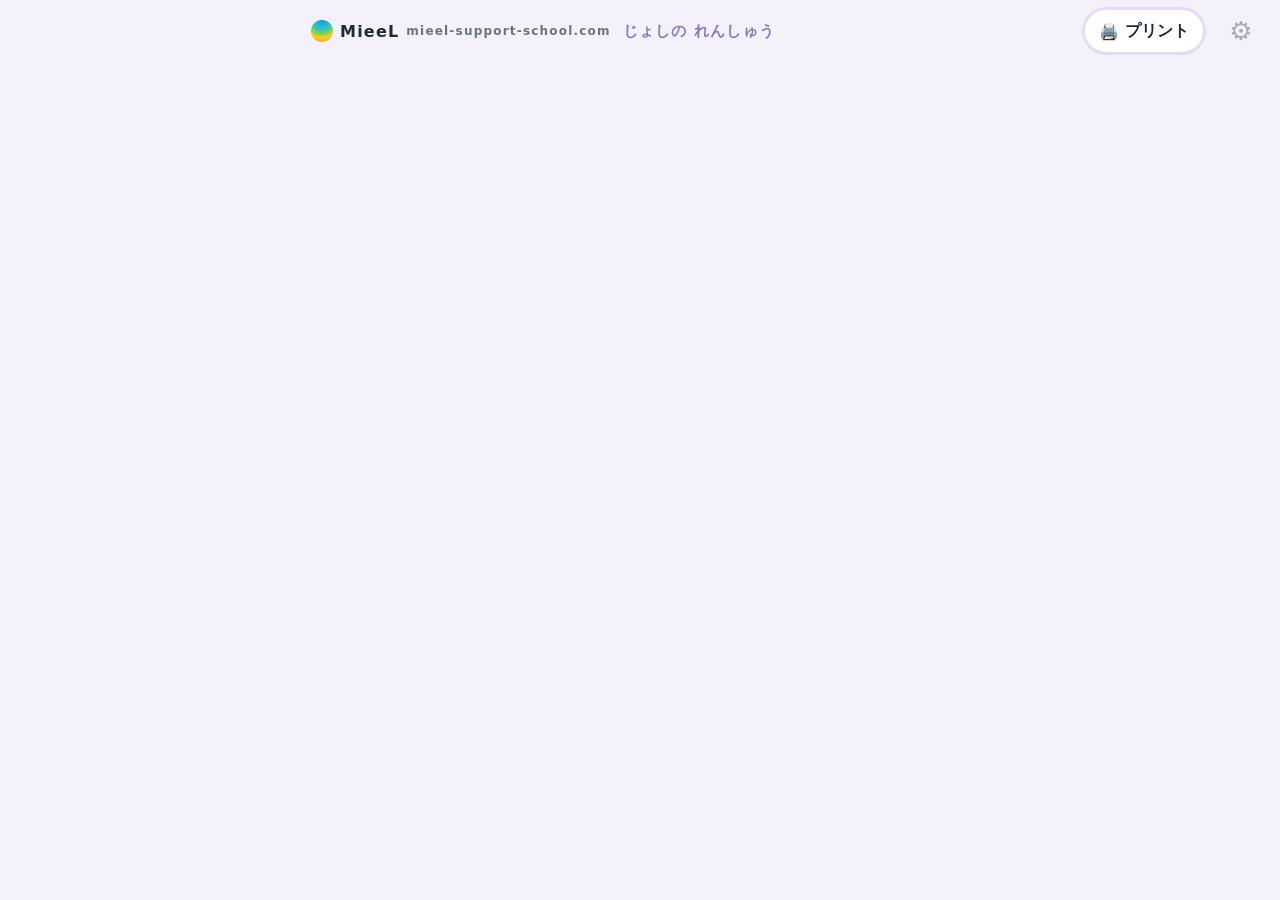
<file: _src/src.html>
<!DOCTYPE html>
<!--
  © 2026 MieeL（ミエル） https://www.mieel-support-school.com/  All rights reserved.
  学校・家庭・療育機関などで子どもの学習に使うこと、作ったプリントを印刷して配ることは自由です。
  プログラム・画像・文章の無断転載・複製、改変しての公開・再配布、販売はお断りします（くわしくは LICENSE.md）。
-->
<html lang="ja">
<head>
<meta charset="UTF-8">
<meta name="viewport" content="width=device-width, initial-scale=1, maximum-scale=1, user-scalable=no, viewport-fit=cover">
<meta name="apple-mobile-web-app-capable" content="yes">
<meta name="mobile-web-app-capable" content="yes">
<meta name="apple-mobile-web-app-title" content="じょし">
<meta name="theme-color" content="#F4F1FB">
<title>じょしの れんしゅう｜MieeL</title>
<link rel="apple-touch-icon" id="touchIcon" href="">
<link rel="icon" href="data:image/svg+xml,%3Csvg xmlns='http://www.w3.org/2000/svg' viewBox='0 0 100 100'%3E%3Ctext y='.9em' font-size='90'%3E%F0%9F%A7%A9%3C/text%3E%3C/svg%3E">
<link rel="preconnect" href="https://fonts.googleapis.com">
<link rel="preconnect" href="https://fonts.gstatic.com" crossorigin>
<link href="https://fonts.googleapis.com/css2?family=Klee+One:wght@600&display=swap" rel="stylesheet">
<style>
  :root {
    --bg: #F4F1FB; --ink: #1F2937; --sub: #6B7280; --line: #E3DCF3; --main: #7048E8; --main-d: #5235C0; --go: #2F9E44; --go-d: #237A34;
    --blue: #1C7ED6; --blue-d: #1864AB; --or: #E8590C; --or-d: #B8450A;
    --mieel: radial-gradient(circle at 50% 0%,#1B8FE8 0%,#2BB8D6 28%,#3FCB9E 45%,#8FD24A 58%,#F4D027 72%,#F7941E 100%);
    --emoji: "Apple Color Emoji","Segoe UI Emoji","Noto Color Emoji",sans-serif;
    --kyo: "Klee One","UD デジタル 教科書体 NK-R","UD Digital Kyokasho NK-R","YuKyokasho Yoko","Hiragino Maru Gothic ProN",sans-serif;
  }
  * { box-sizing: border-box; -webkit-tap-highlight-color: transparent; }
  html, body { margin: 0; height: 100%; }
  body { background: var(--bg); color: var(--ink); font-family: "Hiragino Maru Gothic ProN","ヒラギノ丸ゴ ProN","BIZ UDPGothic","Yu Gothic UI","Meiryo",system-ui,sans-serif; font-weight: 700;
    word-break: keep-all; overflow-wrap: anywhere; -webkit-user-select: none; user-select: none; -webkit-touch-callout: none; touch-action: manipulation; overscroll-behavior: none;
    display: flex; flex-direction: column; height: 100vh; height: 100dvh; overflow: hidden;
    padding: env(safe-area-inset-top) env(safe-area-inset-right) env(safe-area-inset-bottom) env(safe-area-inset-left); }
  button { font: inherit; color: inherit; cursor: pointer; touch-action: manipulation; }
  .emo { font-family: var(--emoji); font-weight: 400; line-height: 1; }
  .topbar { flex: none; display: flex; align-items: center; gap: 10px; padding: 6px 14px; min-height: 58px; }
  .brand { flex: 1; display: flex; justify-content: center; align-items: center; gap: 12px; color: #8A7BB8; font-size: 15px; letter-spacing: .08em; min-width: 0; }
  .mieel-brand { display: flex; align-items: center; gap: 7px; white-space: nowrap; }
  .orb-mini { width: 22px; height: 22px; border-radius: 50%; background: var(--mieel); flex: none; }
  .mieel-brand strong { font-size: 16px; color: var(--ink); }
  .mieel-brand .url { font-size: 12px; color: var(--sub); font-weight: 600; }
  @media (max-width: 699px) { .topbar .url, .topbar .appname { display: none; } }
  .tbtn { height: 48px; min-width: 48px; padding: 0 14px; border-radius: 999px; border: 3px solid var(--line); background: #fff; font-size: 16px; display: flex; align-items: center; justify-content: center; gap: 6px; }
  .tbtn[hidden] { display: none; }
  .gear { position: relative; width: 50px; height: 50px; border-radius: 50%; border: none; background: transparent; opacity: .35; font-size: 26px; display: grid; place-items: center; }
  .gear::after { content: ""; position: absolute; inset: 2px; border-radius: 50%; border: 4px solid transparent; }
  .gear.pressing { opacity: 1; }
  .gear.pressing::after { border-color: var(--blue); animation: ring 1.5s linear forwards; }
  @keyframes ring { from { clip-path: inset(0 100% 0 0); } to { clip-path: inset(0 0 0 0); } }
  main { flex: 1; min-height: 0; display: flex; flex-direction: column; padding: 0 16px 14px; }
  .screen { flex: 1; min-height: 0; display: flex; flex-direction: column; animation: fadein .25s ease-out; }
  @keyframes fadein { from { opacity: 0; transform: translateY(8px); } to { opacity: 1; transform: none; } }
  @keyframes pop { from { transform: scale(.6); opacity: 0; } to { transform: none; opacity: 1; } }
  @keyframes shake { 20%, 60% { transform: translateX(-10px); } 40%, 80% { transform: translateX(10px); } }
  @keyframes bump { 40% { transform: scale(1.1); } }
  @keyframes glow { from { box-shadow: 0 0 0 0 rgba(250,176,5,0); } to { box-shadow: 0 0 0 12px rgba(250,176,5,.75); } }
  .big-btn { min-width: min(320px, 78vw); min-height: 84px; padding: 0 30px; border: none; border-radius: 999px; color: #fff; font-size: clamp(24px, 3.2vw, 34px); display: inline-flex; align-items: center; justify-content: center; gap: 10px; }
  .big-btn.go { background: var(--go); box-shadow: 0 8px 0 var(--go-d); }
  .big-btn.blue { background: var(--blue); box-shadow: 0 8px 0 var(--blue-d); }
  .big-btn.main { background: var(--main); box-shadow: 0 8px 0 var(--main-d); }
  .big-btn:active { transform: translateY(6px); box-shadow: 0 2px 0 rgba(0,0,0,.25); }
  .actions { display: flex; gap: 16px; justify-content: center; align-items: center; flex-wrap: wrap; }
  .round-btn { width: 60px; height: 60px; flex: none; border-radius: 50%; border: 4px solid var(--line); background: #fff; font-size: 28px; box-shadow: 0 4px 0 var(--line); display: grid; place-items: center; }
  .round-btn:active { transform: translateY(3px); box-shadow: none; }

  /* ---------- ホーム・レベル ---------- */
  .home { gap: 14px; overflow-y: auto; padding-bottom: 10px; }
  .title { font-size: clamp(28px, 4vw, 44px); text-align: center; margin: 4px 0 0; }
  .title small { display: block; font-size: 15px; color: var(--sub); font-weight: 500; margin-top: 4px; }
  .parts { display: flex; flex-wrap: wrap; justify-content: center; gap: 6px; }
  .ptile-s { min-width: 44px; height: 44px; padding: 0 8px; border-radius: 12px; background: var(--c); color: #fff; font-family: var(--kyo); font-size: 26px; display: grid; place-items: center; box-shadow: 0 3px 0 rgba(0,0,0,.18); }
  .modes { display: grid; grid-template-columns: repeat(auto-fill, minmax(200px, 1fr)); gap: 14px; }
  .mcard { border: 4px solid var(--line); background: #fff; border-radius: 26px; padding: 18px 12px 14px; display: flex; flex-direction: column; align-items: center; gap: 6px; box-shadow: 0 6px 0 rgba(0,0,0,.08); text-align: center; }
  .mcard:active { transform: translateY(4px); box-shadow: 0 2px 0 rgba(0,0,0,.08); }
  .mcard .emo { font-size: 54px; }
  .mcard .nm { font-size: 23px; }
  .mcard small { color: var(--sub); font-weight: 500; font-size: 14px; line-height: 1.5; }
  .levels { display: grid; grid-template-columns: repeat(auto-fill, minmax(220px, 1fr)); gap: 14px; width: min(100%, 1100px); margin: 0 auto; }
  .lvbtn { border: 4px solid var(--line); background: #fff; border-radius: 24px; padding: 16px 12px; display: flex; flex-direction: column; align-items: center; gap: 6px; box-shadow: 0 6px 0 rgba(0,0,0,.08); }
  .lvbtn:active { transform: translateY(4px); box-shadow: 0 2px 0 rgba(0,0,0,.08); }
  .lvbtn .stars { color: #F59F00; font-size: 22px; letter-spacing: 2px; }
  .lvbtn .nm { font-size: 21px; }
  .lvbtn small { color: var(--sub); font-weight: 500; font-size: 14px; }
  .lvbtn.custom { border-style: dashed; border-color: var(--main); }
  .lvhead { display: flex; align-items: center; gap: 12px; }
  .lvhead h2 { flex: 1; text-align: center; font-size: clamp(24px, 3.4vw, 36px); margin: 0; }

  /* ---------- あそぶ ---------- */
  .play { gap: 10px; }
  .ptop { display: flex; align-items: center; gap: 10px; flex: none; min-height: 60px; }
  .ask { flex: 1; text-align: center; font-size: clamp(20px, 2.6vw, 30px); line-height: 1.25; }
  .ask small { display: block; font-size: .55em; color: var(--sub); font-weight: 500; }
  .prog { display: flex; gap: 5px; flex: none; flex-wrap: wrap; max-width: 260px; }
  .prog i { width: 14px; height: 14px; border-radius: 50%; background: #DEE2E6; }
  .prog i.on { background: var(--go); } .prog i.now { background: var(--main); transform: scale(1.3); }
  .quit { position: relative; overflow: hidden; flex: none; border: 2px solid #DEE2E6; background: #fff; color: #868E96; font-size: 15px; padding: 10px 14px; border-radius: 999px; touch-action: none; }
  .quit i { position: absolute; left: 0; top: 0; bottom: 0; width: 0; background: #FFE3E3; }
  .quit span { position: relative; }
  .quit.pressing { color: #E03131; border-color: #FFA8A8; }
  .quit.pressing i { width: 100%; transition: width 1.5s linear; }
  .stage { flex: 1; min-height: 0; display: flex; flex-direction: column; align-items: center; justify-content: center; gap: clamp(10px, 2.4vh, 26px); }
  .pic { font-family: var(--emoji); font-size: clamp(70px, 14vh, 140px); line-height: 1; letter-spacing: .05em; animation: pop .4s cubic-bezier(.2, 1.5, .4, 1); }
  .sent { display: flex; flex-wrap: wrap; align-items: center; justify-content: center; gap: .15em .1em; font-family: var(--kyo); font-weight: 600; font-size: clamp(34px, 5.4vw, 62px); line-height: 1.3; text-align: center; max-width: 100%; }
  .sent .w { white-space: pre-wrap; }
  .slot { display: inline-grid; place-items: center; min-width: 1.5em; height: 1.4em; padding: 0 .12em; border: 4px dashed #ADB5BD; border-radius: .3em; background: #fff; color: transparent; transition: transform .15s, border-color .15s, background .15s; }
  .slot.over { border-color: var(--main); background: #F3F0FF; transform: scale(1.08); }
  .slot.ok { border-style: solid; border-color: var(--c, var(--go)); background: var(--c, var(--go)); color: #fff; animation: bump .4s; }
  .slot.ng { animation: shake .45s; border-color: #FA5252; }
  .slot.hint { animation: glow .7s ease-in-out infinite alternate; }
  .hl { color: #E03131; text-decoration: underline; text-decoration-thickness: .08em; text-underline-offset: .15em; }
  .tray { flex: none; display: flex; flex-wrap: wrap; justify-content: center; gap: clamp(12px, 2vw, 22px); padding: 6px 0 10px; min-height: 120px; align-items: center; }
  .ptile { position: relative; min-width: clamp(84px, 11vw, 120px); height: clamp(84px, 11vw, 120px); padding: 0 .3em; border-radius: 26px; border: none; background: var(--c); color: #fff; font-family: var(--kyo); font-weight: 600; font-size: clamp(44px, 6vw, 66px); display: grid; place-items: center;
    box-shadow: 0 8px 0 rgba(0,0,0,.22); touch-action: none; cursor: grab; animation: pop .35s cubic-bezier(.2, 1.5, .4, 1) backwards; }
  .ptile.small { font-size: clamp(34px, 4.6vw, 50px); }
  .ptile.used { visibility: hidden; }
  .ptile.sel { outline: 6px solid var(--blue); outline-offset: 3px; transform: translateY(-6px); }
  .ptile.shake { animation: shake .45s; }
  .ptile.hint { animation: glow .7s ease-in-out infinite alternate; }
  .ptile.neutral { --c: #495057; }
  .float { position: fixed; z-index: 60; margin: 0; pointer-events: none; animation: none !important; box-shadow: 0 18px 30px rgba(0,0,0,.28); }
  .opts { flex: none; display: grid; gap: 14px; width: min(100%, 900px); }
  .opts.row { grid-template-columns: repeat(auto-fit, minmax(150px, 1fr)); }
  .opt { border: 4px solid var(--line); background: #fff; border-radius: 22px; padding: 14px 18px; min-height: 80px; font-family: var(--kyo); font-weight: 600; font-size: clamp(28px, 3.6vw, 42px); box-shadow: 0 6px 0 rgba(0,0,0,.1); line-height: 1.35; }
  .opt:active { transform: translateY(4px); box-shadow: 0 2px 0 rgba(0,0,0,.1); }
  .opt.big { font-size: clamp(44px, 6vw, 70px); min-height: 110px; }
  .opt.ok { border-color: var(--go); background: #EBFBEE; }
  .opt.ng { border-color: #FA5252; background: #FFF5F5; opacity: .5; animation: shake .45s; pointer-events: none; }
  .opt.hint { animation: glow .7s ease-in-out infinite alternate; }
  .ans-row { display: flex; flex-wrap: wrap; justify-content: center; gap: 10px; min-height: 96px; align-items: center; padding: 8px 12px; border-radius: 22px; background: #fff; border: 4px dashed var(--line); width: min(100%, 1100px); }
  .oslot { min-width: 120px; height: 76px; border-radius: 16px; border: 3px dashed #CED4DA; display: grid; place-items: center; transition: transform .15s; }
  .oslot.over { border-color: var(--main); background: #F3F0FF; transform: scale(1.06); }
  .wcard { min-width: 90px; height: 76px; padding: 0 16px; border-radius: 16px; border: 3px solid #CED4DA; background: #fff; font-family: var(--kyo); font-weight: 600; font-size: clamp(28px, 3.6vw, 40px); display: grid; place-items: center; box-shadow: 0 5px 0 rgba(0,0,0,.12); touch-action: none; cursor: grab; }
  .wcard.pc { background: var(--c); color: #fff; border-color: transparent; }
  .wcard.used { visibility: hidden; }
  .wcard.sel { outline: 5px solid var(--blue); outline-offset: 2px; }
  .wcard.hint { animation: glow .7s ease-in-out infinite alternate; }
  .ans-row.ok { border-color: var(--go); border-style: solid; background: #EBFBEE; }
  .ans-row.ng { animation: shake .45s; border-color: #FA5252; }
  .praise { position: fixed; left: 50%; top: 38%; transform: translate(-50%, -50%); font-size: clamp(54px, 9vw, 110px); font-weight: 900; white-space: nowrap; -webkit-text-stroke: 6px #fff; paint-order: stroke fill; pointer-events: none; z-index: 62; animation: praise 1.4s ease-out forwards; }
  @keyframes praise { 0% { transform: translate(-50%, -50%) scale(.3); opacity: 0; } 20% { transform: translate(-50%, -50%) scale(1.15); opacity: 1; } 75% { transform: translate(-50%, -54%) scale(1); opacity: 1; } 100% { transform: translate(-50%, -70%) scale(1); opacity: 0; } }
  .result { align-items: center; justify-content: center; gap: 14px; text-align: center; overflow-y: auto; }
  .result h1 { font-size: clamp(46px, 7vw, 86px); margin: 0; }
  .rainbow-text { background: linear-gradient(90deg, #FF6B6B, #FFA94D, #FFD43B, #69DB7C, #4DABF7, #9775FA, #F783AC); -webkit-background-clip: text; background-clip: text; color: transparent; background-size: 200% 100%; animation: rb 2s linear infinite; filter: drop-shadow(0 4px 0 #fff) drop-shadow(0 6px 0 rgba(0,0,0,.12)); }
  @keyframes rb { to { background-position: 200% 0; } }
  .stars { font-size: clamp(54px, 8vw, 90px); letter-spacing: 6px; }
  .stars .off { filter: grayscale(1); opacity: .25; }
  .rstat { display: flex; gap: 14px; justify-content: center; flex-wrap: wrap; }
  .rstat div { background: #fff; border: 4px solid var(--line); border-radius: 20px; padding: 8px 22px; font-size: 22px; }
  .rstat small { display: block; font-size: 13px; color: var(--sub); font-weight: 500; }
  .dance { font-size: clamp(80px, 13vh, 130px); animation: dance .7s ease-in-out infinite alternate; }
  @keyframes dance { from { transform: translateY(0) rotate(-8deg); } to { transform: translateY(-18px) rotate(8deg); } }
  .toast { position: fixed; left: 50%; bottom: 26px; transform: translateX(-50%); background: rgba(17,24,39,.9); color: #fff; padding: 14px 22px; border-radius: 14px; font-size: 18px; z-index: 95; display: none; max-width: 90vw; text-align: center; }
  .toast.show { display: block; }
  body.big .sent { font-size: clamp(42px, 6.6vw, 76px); }
  body.calm *, body.calm *::before, body.calm *::after { animation: none !important; transition: none !important; }
  @media (prefers-reduced-motion: reduce) { *, *::before, *::after { animation: none !important; transition: none !important; } }
  @media (max-width: 640px) { .modes, .levels { grid-template-columns: repeat(2, minmax(0, 1fr)); gap: 10px; } .mcard .emo { font-size: 40px; } .mcard .nm { font-size: 18px; } .quit span { font-size: 12px; } .prog { display: none; } }

  /* ---------- 先生用・プリント ---------- */
  .modal { position: fixed; inset: 0; z-index: 90; background: rgba(17,24,39,.55); display: none; align-items: flex-start; justify-content: center; padding: 24px 12px; overflow-y: auto; -webkit-user-select: text; user-select: text; }
  .modal.open { display: flex; }
  .panel { width: min(100%, 860px); background: #fff; border-radius: 24px; padding: 22px clamp(16px, 4vw, 32px) 28px; font-weight: 400; font-size: 17px; box-shadow: 0 20px 60px rgba(0,0,0,.3); }
  .panel.wide { width: min(100%, 1180px); }
  .panel-head { display: flex; align-items: center; justify-content: space-between; gap: 12px; }
  .panel h2 { margin: 0; font-size: 25px; font-weight: 700; }
  .panel h3 { margin: 26px 0 10px; font-size: 20px; font-weight: 700; padding-left: 10px; border-left: 6px solid var(--main); }
  .note { color: var(--sub); font-size: 15px; line-height: 1.6; margin: 6px 0; }
  .seglabel { margin: 12px 0 6px; font-weight: 700; font-size: 15px; }
  .seg { display: flex; gap: 8px; flex-wrap: wrap; }
  .seg button { flex: 1; min-width: 80px; padding: 11px 8px; font-size: 15px; font-weight: 700; border-radius: 12px; border: 2px solid #CED4DA; background: #fff; }
  .seg button.on { background: var(--ink); border-color: var(--ink); color: #fff; }
  .chips { display: flex; flex-wrap: wrap; gap: 8px; }
  .chipp { min-width: 54px; padding: 8px 12px; border-radius: 12px; border: 3px solid #DEE2E6; background: #fff; font-family: var(--kyo); font-size: 24px; font-weight: 600; }
  .chipp.on { background: var(--c); border-color: var(--c); color: #fff; }
  .panel label.row { display: flex; align-items: center; gap: 12px; min-height: 52px; padding: 6px 0; border-bottom: 1px solid #F1F3F5; }
  .panel label.row > span:first-child { flex: 1; }
  .panel input[type=checkbox] { width: 30px; height: 30px; accent-color: var(--main); flex: none; }
  .panel input[type=range] { width: 200px; }
  .btns { display: flex; gap: 10px; flex-wrap: wrap; margin-top: 10px; align-items: center; }
  .btn { display: inline-flex; align-items: center; gap: 6px; border: none; border-radius: 12px; padding: 11px 18px; font-size: 16px; font-weight: 700; background: #E9ECEF; color: var(--ink); }
  .btn.ok { background: var(--go); color: #fff; } .btn.blue { background: var(--blue); color: #fff; } .btn.warn { background: #FFF0F0; color: #C92A2A; }
  .loglist { font-size: 14px; color: var(--sub); line-height: 1.8; }
  .mieel-foot { margin-top: 26px; padding-top: 14px; border-top: 1px solid #E9ECEF; text-align: center; color: var(--sub); font-size: 13px; line-height: 1.8; }
  .mieel-foot .mieel-brand { justify-content: center; }
  .mieel-foot a { color: var(--blue); font-weight: 700; text-decoration: none; font-size: 14px; }
  .prgrid { display: grid; grid-template-columns: minmax(280px, 360px) minmax(0, 1fr); gap: 18px; margin-top: 10px; }
  .prprev { background: #E9ECEF; border-radius: 16px; padding: 12px; max-height: 76vh; overflow-y: auto; }
  .pwrap { margin: 0 auto 14px; box-shadow: 0 4px 14px rgba(0,0,0,.18); overflow: hidden; background: #fff; }
  .pwrap .jp-page { transform-origin: top left; }
  @media (max-width: 820px) { .prgrid { grid-template-columns: 1fr; } }
  #printRoot { display: none; }
  @media print {
    @page { size: A4 portrait; margin: 0; }
    html, body { height: auto !important; overflow: visible !important; display: block !important; background: #fff !important; padding: 0 !important; }
    body > *:not(#printRoot) { display: none !important; }
    #printRoot { display: block !important; }
    #printRoot .jp-page { page-break-after: always; break-after: page; }
    #printRoot .jp-page:last-child { page-break-after: auto; break-after: auto; }
  }
</style>
<style id="printCss">/*__PRINTCSS__*/</style>
</head>
<body>
<header class="topbar">
  <button class="tbtn" id="homeBtn" type="button" hidden>🏠 ホーム</button>
  <div class="brand"><div class="mieel-brand"><span class="orb-mini"></span><strong>MieeL</strong><span class="url">mieel-support-school.com</span></div><span class="appname">じょしの れんしゅう</span></div>
  <button class="tbtn" id="printBtn" type="button" aria-label="A4プリントを つくる">🖨️ <span class="appname">プリント</span></button>
  <button class="gear" id="gear" type="button" aria-label="先生用せってい（ながおし）">⚙️</button>
</header>
<main id="view"></main>
<div class="modal" id="settings" role="dialog" aria-modal="true" aria-label="先生用せってい"><div class="panel" id="settingsPanel"></div></div>
<div class="modal" id="printModal" role="dialog" aria-modal="true" aria-label="プリント"><div class="panel wide" id="printPanel"></div></div>
<div class="toast" id="toast"></div>
<div id="printRoot"></div>
<script>
/*__JASAY__*/
(function () {
  'use strict';
  const $ = s => document.querySelector(s);
  const $$ = s => Array.from(document.querySelectorAll(s));
  const pick = a => a[Math.floor(Math.random() * a.length)];
  const shuffle = a => { const r = a.slice(); for (let i = r.length - 1; i > 0; i--) { const j = Math.floor(Math.random() * (i + 1)); [r[i], r[j]] = [r[j], r[i]]; } return r; };
  const esc = s => String(s == null ? '' : s).replace(/[&<>"']/g, c => ({ '&': '&amp;', '<': '&lt;', '>': '&gt;', '"': '&quot;', "'": '&#39;' }[c]));
  function h(tag, props) {
    const el = document.createElement(tag);
    if (props) Object.keys(props).forEach(k => {
      const v = props[k]; if (v === null || v === undefined || v === false) return;
      if (k === 'class') el.className = v; else if (k === 'html') el.innerHTML = v; else if (k.slice(0, 2) === 'on') el.addEventListener(k.slice(2), v); else el.setAttribute(k, v === true ? '' : v);
    });
    (function add(list) { list.forEach(c => { if (c === null || c === undefined || c === false) return; if (Array.isArray(c)) add(c); else el.appendChild(typeof c === 'string' || typeof c === 'number' ? document.createTextNode(String(c)) : c); }); })(Array.prototype.slice.call(arguments, 2));
    return el;
  }

/*__DATA__*/

  /* ============================================================
     じょし と ルール
     ============================================================ */
  const ALL = ['は', 'が', 'を', 'に', 'へ', 'で', 'と', 'の', 'も', 'や', 'から', 'まで', 'より'];
  const PCOLOR = { は: '#E03131', が: '#F08C00', を: '#2F9E44', に: '#1C7ED6', へ: '#0C8599', で: '#7048E8', と: '#E64980', の: '#8D5524', も: '#5C940D', や: '#C2255C', から: '#1864AB', まで: '#5F3DC4', より: '#D9480F' };
  const FALLBACK = ['を', 'が', 'に', 'で', 'と', 'へ', 'の', 'から', 'まで', 'より', 'や', 'は', 'も'];
  // その じょしが こたえの とき、まちがいの せんたくしに しない じょし（いれても ぶんとして なりたって しまう もの）
  const RULES = { を: ['は', 'も', 'と'], が: ['は', 'も', 'と'], に: ['は', 'も', 'まで', 'から'], へ: ['は', 'も', 'まで', 'から'], で: ['は', 'も'],
    と: ['は', 'も', 'が', 'や', 'より'], の: ['は', 'も', 'と', 'や', 'に'], は: ['と', 'や', 'も'], も: ['は', 'が', 'と'], や: ['は', 'も', 'と'],
    から: ['は', 'も', 'に', 'へ', 'まで', 'より'], まで: ['は', 'も', 'に', 'へ', 'から', 'より'], より: ['は', 'も', 'が', 'まで', 'から'] };
  const YOMI = { は: 'わ', へ: 'え', を: 'お' };
  let uidN = 0;
  function parseItem(str) {
    const k = str.indexOf('|'), e = str.slice(0, k), s = str.slice(k + 1);
    const segs = [];
    s.split(/(\[[^\]]+\])/).forEach(part => {
      if (!part) return;
      const m = part.match(/^\[(.+)\]$/);
      if (m) { const ps = m[1].split('!'), ok = ps[0].split('/'); segs.push({ t: 'b', ans: ok[0], ok: ok, ex: ps.slice(1) }); }
      else segs.push({ t: 'x', v: part });
    });
    const it = { id: 'q' + (uidN++), e, src: s, segs };
    it.blanks = segs.filter(x => x.t === 'b');
    it.full = segs.map(x => x.t === 'x' ? x.v : x.ans).join('');
    return it;
  }
  const ITEMS = BANK.map(parseItem);
  const single = ITEMS.filter(it => it.blanks.length === 1);
  const multi = ITEMS.filter(it => it.blanks.length > 1);
  function choicesFor(b, opts, n) {
    const excl = new Set(b.ok.concat(b.ex, RULES[b.ans] || []));
    let pool = opts.filter(p => !excl.has(p));
    if (pool.length < n - 1) FALLBACK.forEach(p => { if (!excl.has(p) && pool.indexOf(p) < 0) pool.push(p); });
    return shuffle([b.ans].concat(shuffle(pool).slice(0, n - 1)));
  }

  /* ============================================================
     モードと レベル
     ============================================================ */
  const MODES = [
    { id: 'fill', e: '🧩', n: 'あなうめ', d: '（　）に じょしを いれよう' },
    { id: 'pick', e: '✅', n: 'ただしい ぶん', d: 'ただしい ぶんは どれ？' },
    { id: 'order', e: '🔤', n: 'ならべかえ', d: 'カードを ならべて ぶんを つくろう' },
    { id: 'yomi', e: '👂', n: 'よみかた', d: '「は」「へ」「を」は なんと よむ？' },
    { id: 'kaki', e: '✏️', n: 'かきかた', d: 'きいた ぶんを ただしく かくと？' }
  ];
  const LV_FILL = [
    { id: 1, stars: '★', n: 'を・が', d: '「りんごを たべる」「とりが とぶ」', focus: ['を', 'が'], opts: ['を', 'が'], k: 2 },
    { id: 2, stars: '★★', n: 'を・が・に', d: '「いすに すわる」も くわわる', focus: ['を', 'が', 'に'], opts: ['を', 'が', 'に'], k: 3 },
    { id: 3, stars: '★★★', n: 'に・へ・で・と', d: 'ばしょ・どうぐ・いっしょに', focus: ['に', 'へ', 'で', 'と'], opts: ['に', 'へ', 'で', 'と', 'を'], k: 3 },
    { id: 4, stars: '★★★★', n: 'は・の・も など', d: '8つの じょしから えらぶ', focus: ['は', 'が', 'を', 'に', 'で', 'と', 'の', 'も'], opts: ['は', 'が', 'を', 'に', 'で', 'と', 'の', 'も'], k: 4 },
    { id: 5, stars: '★★★★★', n: 'から・まで・より・や', d: '（　）が 2つ いじょうの ぶんも', focus: ['から', 'まで', 'より', 'や'], opts: ALL, k: 4, multi: true }
  ];
  const LV_ORDER = [
    { id: 1, stars: '★', n: '3まい', d: '「いぬ」「が」「はしる」', multi: false, extra: 0 },
    { id: 2, stars: '★★', n: '3まい＋まちがい', d: 'つかわない じょしが 1まい まざる', multi: false, extra: 1 },
    { id: 3, stars: '★★★', n: 'ながい ぶん', d: '（　）が 2つ いじょうの ぶん', multi: true, extra: 0 },
    { id: 4, stars: '★★★★', n: 'ながい ぶん＋まちがい', d: 'つかわない じょしが 1まい', multi: true, extra: 1 },
    { id: 5, stars: '★★★★★', n: 'ながい ぶん＋まちがい2', d: 'つかわない じょしが 2まい', multi: true, extra: 2 }
  ];
  const LV_YOMI = [
    { id: 1, stars: '★', n: '「は」', d: 'じょしの「は」は「わ」・ことばの「は」は「は」', set: 'ha' },
    { id: 2, stars: '★★', n: '「へ」', d: 'じょしの「へ」は「え」・ことばの「へ」は「へ」', set: 'he' },
    { id: 3, stars: '★★★', n: '「は」「へ」「を」', d: 'わ・え・お から えらぶ', set: 'mixp' },
    { id: 4, stars: '★★★★', n: 'ぜんぶ まぜる', d: 'じょしと ことばを まぜて', set: 'all' },
    { id: 5, stars: '★★★★★', n: 'ひっかけ', d: '「はなは」の ように 2つ ある ぶん', set: 'mix2' }
  ];
  const LV_KAKI = [
    { id: 1, stars: '★', n: '「を」と「お」', d: 'りんご「を」 たべる', set: ['を'], k: 2 },
    { id: 2, stars: '★★', n: '「は」と「わ」', d: 'ぼく「は」 いく', set: ['は'], k: 2 },
    { id: 3, stars: '★★★', n: '「へ」と「え」', d: 'がっこう「へ」 いく', set: ['へ'], k: 2 },
    { id: 4, stars: '★★★★', n: 'まぜる', d: '「は」「へ」「を」', set: ['は', 'へ', 'を'], k: 2 },
    { id: 5, stars: '★★★★★', n: 'ながい ぶん', d: '3つから えらぶ', set: ['は', 'へ', 'を'], k: 3, multi: true }
  ];
  const levelsOf = mode => mode === 'order' ? LV_ORDER : mode === 'yomi' ? LV_YOMI : mode === 'kaki' ? LV_KAKI : LV_FILL;

  /* ============================================================
     保存・音
     ============================================================ */
  const LS = 'joshi.v1';
  function load(k) { try { const v = localStorage.getItem(k); return v ? JSON.parse(v) : null; } catch (e) { return null; } }
  function save(k, v) { try { localStorage.setItem(k, JSON.stringify(v)); return true; } catch (e) { return false; } }
  const DEF = { count: 10, k: 'auto', focus: [], hint: 'after2', big: false, tap: true, voice: true, readQ: true, sound: true, volume: 0.8, rate: 0.9, calm: false };
  const saved = load(LS) || {};
  const st = Object.assign({}, DEF, saved.settings || {});
  const log = Array.isArray(saved.log) ? saved.log : [];
  function persist() { save(LS, { settings: st, log: log.slice(-500) }); }
  let ac = null;
  function audio() { if (!st.sound) return null; try { if (!ac) ac = new (window.AudioContext || window.webkitAudioContext)(); if (ac.state === 'suspended') ac.resume(); return ac; } catch (e) { return null; } }
  function tone(f, s, d, type, v) { const a = audio(); if (!a) return; const t = a.currentTime + s, o = a.createOscillator(), g = a.createGain(); o.type = type || 'sine'; o.frequency.setValueAtTime(f, t); g.gain.setValueAtTime(.0001, t); g.gain.linearRampToValueAtTime((v || .25) * st.volume, t + .01); g.gain.exponentialRampToValueAtTime(.0001, t + d); o.connect(g); g.connect(a.destination); o.start(t); o.stop(t + d + .05); }
  const sfx = {
    tap() { tone(740, 0, .07, 'triangle', .15); },
    pick() { tone(520, 0, .06, 'sine', .2); tone(780, .04, .07, 'sine', .14); },
    ok(i) { const f = [523, 587, 659, 698, 784, 880, 988, 1047][Math.min(i || 0, 7)]; tone(f, 0, .18, 'triangle', .28); tone(f * 1.5, .06, .22, 'sine', .14); },
    ng() { tone(330, 0, .16, 'triangle', .18); tone(262, .12, .22, 'triangle', .16); },
    round() { [659, 784, 988, 1319].forEach((f, i) => tone(f, i * .09, .26, 'triangle', .22)); },
    fanfare() { [[523, 0], [659, .12], [784, .24], [1047, .4], [784, .6], [1047, .74]].forEach(n => { tone(n[0], n[1], .32, 'square', .07); tone(n[0], n[1], .38, 'triangle', .22); }); }
  };
  const canSpeak = 'speechSynthesis' in window;
  let jaVoice = null;
  function loadVoice() { if (!canSpeak) return; const v = speechSynthesis.getVoices().filter(x => /^ja/i.test(x.lang)); jaVoice = v.find(x => /Kyoko|O-ren|Otoya|Hattori/i.test(x.name)) || v[0] || null; }
  function speak(t) { if (!canSpeak || !st.voice || !t) return; try { speechSynthesis.cancel(); const u = new SpeechSynthesisUtterance(jaSay(t)); u.lang = 'ja-JP'; u.rate = st.rate; u.pitch = 1.1; if (jaVoice) u.voice = jaVoice; speechSynthesis.speak(u); } catch (e) { /* 無視 */ } }
  let toastT = null;
  function toast(m) { const t = $('#toast'); t.textContent = m; t.classList.add('show'); clearTimeout(toastT); toastT = setTimeout(() => t.classList.remove('show'), 2600); }
  let lockUntil = 0;
  function tapOk(ms) { const n = Date.now(); if (n < lockUntil) return false; lockUntil = n + (ms || 500); return true; }

/*__FX__*/
  FX.sound = () => st.sound; FX.volume = () => Number(st.volume) || 0.8;
  let lastPraise = '';
  function praiseWord() { let w; do { w = pick(PRAISE_MORE); } while (w === lastPraise); lastPraise = w; return w; }
  function showPraise(t) { if (st.calm) return; const p = h('div', { class: 'praise', style: 'color:' + pick(PRAISE_COLORS) }, t); document.body.appendChild(p); setTimeout(() => p.remove(), 1450); }

  /* ============================================================
     もんだいを つくる
     ============================================================ */
  function focusOf(lv) { return st.focus && st.focus.length ? st.focus.slice() : lv.focus; }
  function optsOf(lv) { if (st.focus && st.focus.length) { const f = st.focus.slice(); FALLBACK.forEach(p => { if (f.length < 4 && f.indexOf(p) < 0) f.push(p); }); return f; } return lv.opts; }
  function kOf(lv) { return st.k !== 'auto' ? +st.k : (st.focus && st.focus.length ? Math.min(4, Math.max(2, st.focus.length)) : lv.k); }
  function poolFill(lv) {
    const f = focusOf(lv);
    let pool = single.filter(it => f.indexOf(it.blanks[0].ans) >= 0);
    if (lv.multi || (st.focus && st.focus.length)) pool = pool.concat(multi.filter(it => it.blanks.every(b => f.indexOf(b.ans) >= 0 || (lv.multi && !st.focus.length))));
    return pool;
  }
  // おなじ じょしばかりに ならないように、こたえの じょしごとに じゅんばんに とる
  function spreadPick(pool, n, keyOf) {
    const groups = {}; shuffle(pool).forEach(it => { const k = keyOf(it); (groups[k] = groups[k] || []).push(it); });
    const keys = shuffle(Object.keys(groups)), out = [];
    let i = 0, guard = 0;
    while (out.length < n && guard++ < n * 20) { const g = groups[keys[i % keys.length]]; if (g && g.length) out.push(g.shift()); i++; if (keys.every(k => !groups[k].length)) break; }
    while (out.length < n && pool.length) out.push(pick(pool));
    return out;
  }
  function makeQs(mode, lv, n) {
    if (mode === 'fill' || mode === 'pick') {
      const opts = optsOf(lv), k = kOf(lv);
      let pool = poolFill(lv);
      if (mode === 'pick') pool = pool.filter(it => it.blanks.length === 1);
      if (!pool.length) pool = single.slice();
      return spreadPick(pool, n, it => it.blanks.map(b => b.ans).join()).map(it => {
        if (mode === 'fill') {
          // こたえは かならず いれて、のこりを まちがいの カードで うめる
          const answers = Array.from(new Set(it.blanks.map(b => b.ans)));
          const wrongs = []; it.blanks.forEach(b => choicesFor(b, opts, k).forEach(p => { if (answers.indexOf(p) < 0 && wrongs.indexOf(p) < 0 && !it.blanks.some(bb => bb.ok.indexOf(p) >= 0)) wrongs.push(p); }));
          const need = Math.max(k, answers.length + 1);
          return { mode, it, choices: shuffle(answers.concat(shuffle(wrongs).slice(0, Math.max(0, need - answers.length)))) };
        }
        const b = it.blanks[0], ch = choicesFor(b, opts, k);
        return { mode, it, sents: ch.map(p => ({ p, txt: it.segs.map(x => x.t === 'x' ? x.v : p).join(''), ok: p === b.ans })) };
      });
    }
    if (mode === 'order') {
      let pool = (lv.multi ? multi : single).filter(it => it.full.indexOf('。') < 0 && chunksOf(it).length >= 3);
      if (st.focus && st.focus.length) { const f = st.focus; const p2 = pool.filter(it => it.blanks.every(b => f.indexOf(b.ans) >= 0)); if (p2.length >= 3) pool = p2; }
      return spreadPick(pool, n, it => it.blanks[0].ans).map(it => {
        const cards = chunksOf(it);
        const used = it.blanks.map(b => b.ans);
        const dpool = shuffle(ALL.filter(p => used.indexOf(p) < 0 && !it.blanks.some(b => b.ok.indexOf(p) >= 0 || (RULES[b.ans] || []).indexOf(p) >= 0 || b.ex.indexOf(p) >= 0) && ['から', 'まで', 'より', 'や'].indexOf(p) < 0));
        for (let i = 0; i < lv.extra && dpool.length; i++) cards.push({ text: dpool.shift(), part: true, extra: true });
        cards.forEach((c, i) => { c.cid = 'c' + i; });
        return { mode, it, cards, need: cards.filter(c => !c.extra).length, deal: shuffle(cards) };
      });
    }
    if (mode === 'yomi') return makeYomi(lv.set, n);
    // かきかた
    const want = lv.set;
    let pool = ITEMS.filter(it => it.full.indexOf('。') < 0 && it.blanks.some(b => want.indexOf(b.ans) >= 0));
    if (lv.multi) { const m2 = pool.filter(it => it.blanks.filter(b => ['は', 'へ', 'を'].indexOf(b.ans) >= 0).length >= 2); if (m2.length >= 3) pool = m2; }
    else pool = pool.filter(it => it.blanks.length === 1);
    return spreadPick(pool, n, it => it.blanks[0].ans).map(it => {
      const targets = it.blanks.map((b, i) => ['は', 'へ', 'を'].indexOf(b.ans) >= 0 ? i : -1).filter(i => i >= 0);
      const write = wrongSet => { let bi = -1; return it.segs.map(x => { if (x.t === 'x') return x.v; bi++; return wrongSet.indexOf(bi) >= 0 ? YOMI[x.ans] : x.ans; }).join(''); };
      const outs = [{ txt: write([]), ok: true }];
      const wr = shuffle(targets);
      outs.push({ txt: write([wr[0]]), ok: false });
      if (lv.k >= 3) outs.push({ txt: write(wr.length > 1 ? [wr[1]] : []) === outs[0].txt ? write(wr) : write(wr.length > 1 ? wr : [wr[0]]), ok: false });
      const uniq = []; outs.forEach(o => { if (!uniq.some(u => u.txt === o.txt)) uniq.push(o); });
      return { mode: 'kaki', it, sents: shuffle(uniq) };
    });
  }
  // ならべかえの カード（ことば・じょし）
  function chunksOf(it) {
    const out = [];
    it.segs.forEach(sg => {
      if (sg.t === 'x') sg.v.split(/\s+/).filter(Boolean).forEach(w => out.push({ text: w }));
      else { const noun = out[out.length - 1]; const pc = { text: sg.ans, part: true, ok: sg.ok }; if (noun) noun.pair = pc; out.push(pc); }
    });
    return out;
  }
  function makeYomi(set, n) {
    const qs = [];
    const fromBank = p => ITEMS.filter(it => it.blanks.length === 1 && it.blanks[0].ans === p && it.full.indexOf('。') < 0).map(it => {
      const i = it.segs.findIndex(x => x.t === 'b');
      const before = it.segs.slice(0, i).map(x => x.v).join(''), after = it.segs.slice(i + 1).map(x => x.t === 'x' ? x.v : x.ans).join('');
      return { e: it.e, before, ch: p, after, ans: YOMI[p], full: it.full };
    });
    const fromWords = (list, ch) => list.map(s => { const k = s.indexOf('|'), t = s.slice(k + 1), m = t.match(/^(.*)\[(.)\](.*)$/); return { e: s.slice(0, k), before: m[1], ch: m[2], after: m[3], ans: m[2], full: m[1] + m[2] + m[3] }; });
    const opt2 = q => shuffle([q.ch === 'を' ? 'お' : YOMI[q.ch], q.ch]);
    let pool = [];
    if (set === 'ha') pool = shuffle(fromBank('は')).slice(0, Math.ceil(n / 2)).concat(shuffle(fromWords(WORDS_HA)).slice(0, Math.floor(n / 2) + 1)).map(q => Object.assign(q, { opts: opt2(q) }));
    else if (set === 'he') pool = shuffle(fromBank('へ')).slice(0, Math.ceil(n / 2)).concat(shuffle(fromWords(WORDS_HE).concat(fromWords(WORDS_HE))).slice(0, Math.floor(n / 2) + 1)).map(q => Object.assign(q, { opts: opt2(q) }));
    else if (set === 'mixp') pool = ['は', 'へ', 'を'].reduce((a, p) => a.concat(shuffle(fromBank(p)).slice(0, Math.ceil(n / 3) + 1)), []).map(q => Object.assign(q, { opts: shuffle(['わ', 'え', 'お']) }));
    else if (set === 'all') pool = ['は', 'へ', 'を'].reduce((a, p) => a.concat(shuffle(fromBank(p)).slice(0, Math.ceil(n / 4) + 1)), []).concat(shuffle(fromWords(WORDS_HA).concat(fromWords(WORDS_HE))).slice(0, Math.ceil(n / 3) + 1)).map(q => Object.assign(q, { opts: opt2(q) }));
    else pool = fromWords(MIX_YOMI).map(q => {
      // [は]なは… は ことば（は）、はな[は]… は じょし（わ）
      const part = q.before.length > 0 && /\S$/.test(q.before) && (q.after === '' || /^\s/.test(q.after));
      return Object.assign(q, { ans: part ? YOMI[q.ch] : q.ch, opts: shuffle([YOMI[q.ch], q.ch]) });
    });
    shuffle(pool).slice(0, n).forEach(q => qs.push(Object.assign({ mode: 'yomi' }, q)));
    while (qs.length < n && pool.length) qs.push(Object.assign({ mode: 'yomi' }, pick(pool)));
    return qs;
  }

  /* ============================================================
     画面
     ============================================================ */
  let screen = 'home', G = null, curMode = 'fill';
  function setView(cls, kids) {
    const v = $('#view'); v.innerHTML = ''; v.appendChild(h('section', { class: 'screen ' + cls }, kids));
    $('#homeBtn').hidden = screen === 'home' || screen === 'play';
    $('#printBtn').hidden = screen === 'play';
  }
  function renderHome() {
    screen = 'home'; G = null;
    setView('home', [
      h('h1', { class: 'title' }, '🧩 じょしの れんしゅう', h('small', null, 'カードを ゆびで うごかして、（　）に じょしを いれよう')),
      h('div', { class: 'parts' }, ALL.map(p => h('span', { class: 'ptile-s', style: '--c:' + PCOLOR[p] }, p))),
      h('div', { class: 'modes' }, MODES.map(m => h('button', { type: 'button', class: 'mcard', onclick: () => { if (!tapOk(500)) return; sfx.tap(); curMode = m.id; renderLevels(); } },
        h('span', { class: 'emo' }, m.e), h('span', { class: 'nm' }, m.n), h('small', null, m.d))))
    ]);
  }
  function renderLevels() {
    screen = 'levels';
    const m = MODES.find(x => x.id === curMode), lvs = levelsOf(curMode);
    const custom = (curMode === 'fill' || curMode === 'pick' || curMode === 'order') && st.focus && st.focus.length;
    setView('home', [
      h('div', { class: 'lvhead' }, h('button', { type: 'button', class: 'round-btn', 'aria-label': 'もどる', onclick: () => { if (tapOk(400)) renderHome(); } }, '◀'),
        h('h2', null, m.e + ' ' + m.n), h('span', { style: 'width:60px' })),
      h('p', { style: 'text-align:center;color:var(--sub);font-weight:500;margin:0' }, m.d),
      h('div', { class: 'levels' },
        custom ? h('button', { type: 'button', class: 'lvbtn custom', onclick: () => { if (tapOk(500)) start(curMode, (curMode === 'order' ? LV_ORDER[2] : LV_FILL[3])); } },
          h('span', { class: 'stars' }, '✏️'), h('span', { class: 'nm' }, '先生が えらんだ じょし'), h('span', { class: 'parts' }, st.focus.map(p => h('span', { class: 'ptile-s', style: '--c:' + PCOLOR[p] + ';min-width:34px;height:34px;font-size:20px' }, p)))) : null,
        lvs.map(l => h('button', { type: 'button', class: 'lvbtn', onclick: () => { if (!tapOk(500)) return; sfx.tap(); start(curMode, l); } },
          h('span', { class: 'stars' }, l.stars), h('span', { class: 'nm' }, l.n), h('small', null, l.d))))
    ]);
    speak(m.n + '。レベルを えらんでね');
  }
  function start(mode, lv) {
    G = { mode, lv, qs: makeQs(mode, lv, +st.count), i: 0, miss: 0, firstOk: 0, t0: Date.now() };
    renderQ();
  }

  // ---- しつもん 1つ ----
  function topBar(ask, sub, sayFn) {
    return h('div', { class: 'ptop' }, quitBtn(),
      h('div', { class: 'prog' }, G.qs.map((_, i) => h('i', { class: i < G.i ? 'on' : i === G.i ? 'now' : '' }))),
      h('div', { class: 'ask' }, ask, sub ? h('small', null, sub) : null),
      h('button', { type: 'button', class: 'round-btn', 'aria-label': 'もういちど きく', onclick: sayFn }, '🔊'));
  }
  function renderQ() {
    screen = 'play';
    const q = G.qs[G.i]; G.q = q; q.miss = 0; G.busy = false; G.sel = null;
    if (q.mode === 'fill') return renderFill(q);
    if (q.mode === 'pick' || q.mode === 'kaki') return renderPick(q);
    if (q.mode === 'order') return renderOrder(q);
    return renderYomi(q);
  }
  function sentEl(it, filled) {
    let bi = -1;
    return h('div', { class: 'sent' }, it.segs.map(sg => {
      if (sg.t === 'x') return h('span', { class: 'w' }, sg.v);
      bi++;
      const f = filled && filled[bi];
      return h('span', { class: 'slot' + (f ? ' ok' : ''), 'data-bi': bi, style: f ? '--c:' + PCOLOR[f] : '' }, f || '？');
    }));
  }
  const blankSay = it => it.segs.map(x => x.t === 'x' ? x.v : 'なに').join('');

  /* ---- あなうめ ---- */
  function renderFill(q) {
    q.filled = q.it.blanks.map(() => null);
    const sayQ = () => speak(blankSay(q.it) + '。なにが はいるかな？');
    setView('play', [
      topBar('（　）に はいる じょしは？', q.it.blanks.length > 1 ? '（　）が ' + q.it.blanks.length + 'つ あるよ' : 'カードを うごかして いれよう', sayQ),
      h('div', { class: 'stage' }, h('div', { class: 'pic' }, q.it.e), h('div', { id: 'sentBox' }, sentEl(q.it, q.filled))),
      h('div', { class: 'tray', id: 'tray' }, q.choices.map(p => h('button', { type: 'button', class: 'ptile' + (p.length > 1 ? ' small' : ''), 'data-p': p, style: '--c:' + PCOLOR[p] }, p)))
    ]);
    $('#tray').addEventListener('pointerdown', e => onDown(e, '.ptile'));
    $('#sentBox').addEventListener('click', onSlotTap);
    if (st.readQ) sayQ();
  }
  function slots() { return $$('#sentBox .slot'); }
  function openSlots() { return slots().filter(s => !s.classList.contains('ok')); }
  function dropFill(p, slotEl, tileEl, clone, r) {
    const q = G.q, bi = +slotEl.dataset.bi, b = q.it.blanks[bi];
    const ok = b.ok.indexOf(p) >= 0;
    if (!ok) {
      q.miss++; G.miss++; sfx.ng();
      slotEl.classList.remove('ng'); void slotEl.offsetWidth; slotEl.classList.add('ng');
      const wrongTxt = q.it.segs.map((x, i) => x.t === 'x' ? x.v : (q.it.blanks.indexOf(x) === bi ? p : (q.filled[q.it.blanks.indexOf(x)] || 'なに'))).join('');
      speak(wrongTxt + '？ ちょっと へんだね。もういちど');
      hintCheck();
      return back(clone, tileEl, r);
    }
    const sr = slotEl.getBoundingClientRect();
    flyTo(clone, r, sr, () => {
      q.filled[bi] = p;
      slotEl.classList.add('ok'); slotEl.style.setProperty('--c', PCOLOR[p]); slotEl.textContent = p;
      tileEl.classList.remove('used');   // カードは もどす（おなじ じょしを もう1かい つかう ことが ある）
      sfx.ok(q.filled.filter(Boolean).length);
      $$('.ptile.hint, .slot.hint').forEach(x => x.classList.remove('hint'));
      if (q.filled.every(Boolean)) qDone(slotEl);
    });
  }
  function onSlotTap(e) {
    const s = e.target.closest('.slot'); if (!s || s.classList.contains('ok') || !G.sel || G.busy) return;
    const tile = $('.ptile[data-p="' + G.sel + '"]'); clearSel(); if (!tile) return;
    const m = makeClone(tile); dropFill(tile.dataset.p, s, tile, m.c, m.r);
  }
  function hintCheck() {
    const q = G.q; if (st.hint === 'none') return;
    if (q.miss >= (st.hint === 'after1' ? 1 : 2)) {
      if (q.mode === 'fill') { const bi = q.filled.findIndex(f => !f); const ans = q.it.blanks[bi].ans; const t = $('.ptile[data-p="' + ans + '"]'); if (t) t.classList.add('hint'); const s = slots()[bi]; if (s) s.classList.add('hint'); }
      else if (q.mode === 'order') { const c = q.cards.find(c => !c.extra && !c.placed && c === nextNeeded(q)); if (c) { const el = $('.wcard[data-cid="' + c.cid + '"]'); if (el) el.classList.add('hint'); } }
      else { const el = $('.opt[data-ok="1"]'); if (el) el.classList.add('hint'); }
    }
  }

  /* ---- ドラッグ（あなうめ・ならべかえ） ---- */
  let drag = null;
  function makeClone(el) {
    const r = el.getBoundingClientRect(), c = el.cloneNode(true);
    c.classList.remove('sel', 'hint', 'shake'); c.classList.add('float');
    c.style.left = r.left + 'px'; c.style.top = r.top + 'px'; c.style.width = r.width + 'px'; c.style.height = r.height + 'px';
    document.body.appendChild(c); el.classList.add('used');
    return { c, r };
  }
  function flyTo(c, r, tr, done) {
    c.style.transition = 'transform .28s cubic-bezier(.4,0,.6,1)';
    requestAnimationFrame(() => { c.style.transform = 'translate(' + (tr.left + tr.width / 2 - r.left - r.width / 2) + 'px,' + (tr.top + tr.height / 2 - r.top - r.height / 2) + 'px) scale(.8)'; });
    setTimeout(() => { c.remove(); done(); }, 290);
  }
  function back(c, el, r) {
    c.style.transition = 'transform .26s cubic-bezier(.3,1.4,.5,1)';
    requestAnimationFrame(() => { c.style.transform = 'none'; });
    setTimeout(() => { c.remove(); el.classList.remove('used'); el.classList.remove('shake'); void el.offsetWidth; el.classList.add('shake'); }, 270);
  }
  function targetsFor() { return G.q.mode === 'fill' ? openSlots() : $$('#ansRow .oslot'); }
  function targetAt(x, y) { return targetsFor().find(t => { const r = t.getBoundingClientRect(); return x >= r.left - 22 && x <= r.right + 22 && y >= r.top - 26 && y <= r.bottom + 26; }) || null; }
  function onDown(e, sel) {
    const el = e.target.closest(sel); if (!el || el.classList.contains('used') || drag || G.busy) return;
    e.preventDefault();
    drag = { el, x0: e.clientX, y0: e.clientY, id: e.pointerId, moved: false };
    window.addEventListener('pointermove', onMove, { passive: false }); window.addEventListener('pointerup', onUp); window.addEventListener('pointercancel', onUp);
  }
  function onMove(e) {
    if (!drag || e.pointerId !== drag.id) return; e.preventDefault();
    const x = e.clientX, y = e.clientY;
    if (!drag.moved) { if (Math.hypot(x - drag.x0, y - drag.y0) < 8) return; drag.moved = true; const m = makeClone(drag.el); drag.c = m.c; drag.r = m.r; clearSel(); sfx.pick(); if (G.q.mode === 'fill' && st.voice) speak(drag.el.dataset.p || drag.el.textContent); }
    drag.c.style.transform = 'translate(' + (x - drag.x0) + 'px,' + (y - drag.y0) + 'px) scale(1.12)';
    const t = targetAt(x, y);
    if (t !== drag.over) { if (drag.over) drag.over.classList.remove('over'); drag.over = t; if (t) t.classList.add('over'); }
  }
  function onUp(e) {
    if (!drag || e.pointerId !== drag.id) return;
    window.removeEventListener('pointermove', onMove); window.removeEventListener('pointerup', onUp); window.removeEventListener('pointercancel', onUp);
    const d = drag; drag = null;
    if (d.over) d.over.classList.remove('over');
    if (!d.moved) { if (e.type === 'pointerup') tapPiece(d.el); return; }
    const t = e.type === 'pointerup' ? targetAt(e.clientX, e.clientY) : null;
    if (!t) return back(d.c, d.el, d.r);
    if (G.q.mode === 'fill') dropFill(d.el.dataset.p, t, d.el, d.c, d.r);
    else dropOrder(d.el, t, d.c, d.r);
  }
  function clearSel() { if (G) G.sel = null; $$('.ptile.sel, .wcard.sel').forEach(x => x.classList.remove('sel')); }
  function tapPiece(el) {
    if (G.q.mode === 'fill') {
      speak(el.dataset.p);
      if (!st.tap) return;
      const open = openSlots();
      if (open.length === 1) { const m = makeClone(el); return dropFill(el.dataset.p, open[0], el, m.c, m.r); }
      clearSel(); G.sel = el.dataset.p; el.classList.add('sel'); return;
    }
    // ならべかえ：あいている いちばん ひだりへ
    if (!st.tap) return;
    const slot = $$('#ansRow .oslot').find(s => !s.firstChild);
    if (slot) { const m = makeClone(el); dropOrder(el, slot, m.c, m.r); }
  }

  /* ---- ならべかえ ---- */
  function renderOrder(q) {
    q.cards.forEach(c => { c.placed = false; });
    q.slots = Array(q.need).fill(null);
    const sayQ = () => speak('カードを ならべて ぶんを つくろう');
    setView('play', [
      topBar('ぶんを つくろう', q.cards.some(c => c.extra) ? 'つかわない カードが まざって いるよ' : 'カードを したの わくに ならべよう', sayQ),
      h('div', { class: 'stage' }, h('div', { class: 'pic' }, q.it.e),
        h('div', { class: 'ans-row', id: 'ansRow' }, q.slots.map((_, i) => h('div', { class: 'oslot', 'data-si': i })))),
      h('div', { class: 'tray', id: 'tray' }, q.deal.map(c => h('button', { type: 'button', class: 'wcard' + (c.part ? ' pc' : ''), 'data-cid': c.cid, style: c.part ? '--c:' + PCOLOR[c.text] : '' }, c.text)))
    ]);
    $('#tray').addEventListener('pointerdown', e => onDown(e, '.wcard'));
    $('#ansRow').addEventListener('click', e => { const s = e.target.closest('.oslot'); if (!s || !s.firstChild || G.busy) return; unplace(+s.dataset.si); });
    if (st.readQ) sayQ();
  }
  function cardById(cid) { return G.q.cards.find(c => c.cid === cid); }
  function dropOrder(el, slotEl, clone, r) {
    const q = G.q, si = +slotEl.dataset.si;
    if (q.slots[si]) unplace(si);
    flyTo(clone, r, slotEl.getBoundingClientRect(), () => {
      const c = cardById(el.dataset.cid); c.placed = true; q.slots[si] = c;
      const pc = h('div', { class: 'wcard' + (c.part ? ' pc' : ''), style: c.part ? '--c:' + PCOLOR[c.text] : '' }, c.text);
      slotEl.innerHTML = ''; slotEl.appendChild(pc);
      sfx.ok(q.slots.filter(Boolean).length); $$('.wcard.hint').forEach(x => x.classList.remove('hint'));
      if (q.slots.every(Boolean)) checkOrder();
    });
  }
  function unplace(si) {
    const q = G.q, c = q.slots[si]; if (!c) return;
    q.slots[si] = null; c.placed = false;
    const s = $$('#ansRow .oslot')[si]; if (s) s.innerHTML = '';
    const t = $('.wcard[data-cid="' + c.cid + '"]'); if (t) t.classList.remove('used');
    sfx.tap();
  }
  // じゅんばん：「ことば＋じょし」の まとまりは いれかわっても よい（さいごは うごき）
  function orderOk(q) {
    const s = q.slots;
    if (s.some(c => c.extra)) return false;
    const last = q.cards.filter(c => !c.extra).slice(-1)[0];
    if (s[s.length - 1].text !== last.text) return false;
    for (let i = 0; i < s.length; i++) {
      const c = s[i];
      if (c.pair) { const nx = s[i + 1]; if (!nx || !nx.part || (c.pair.ok || [c.pair.text]).indexOf(nx.text) < 0) return false; }
      if (c.part && !c.extra) { const pv = s[i - 1]; if (!pv || !pv.pair || (pv.pair.ok || [pv.pair.text]).indexOf(c.text) < 0) return false; }
    }
    return true;
  }
  function nextNeeded(q) { const firstEmpty = q.slots.findIndex(x => !x); const want = q.cards.filter(c => !c.extra)[firstEmpty]; return want && !want.placed ? want : q.cards.find(c => !c.extra && !c.placed); }
  function checkOrder() {
    const q = G.q, row = $('#ansRow');
    if (orderOk(q)) { row.classList.add('ok'); return qDone(row); }
    q.miss++; G.miss++; sfx.ng(); row.classList.remove('ng'); void row.offsetWidth; row.classList.add('ng');
    speak(q.slots.map(c => c.text).join(' ') + '？ ちょっと ちがうね');
    G.busy = true;
    setTimeout(() => { if (!G || G.q !== q) return; q.slots.forEach((c, i) => { if (c) unplace(i); }); G.busy = false; hintCheck(); }, 900);
  }

  /* ---- ただしい ぶん・かきかた ---- */
  function renderPick(q) {
    const kaki = q.mode === 'kaki';
    const sayQ = () => speak(kaki ? q.it.full + '。ただしく かいて いるのは どれ？' : 'ただしい ぶんは どれ？');
    setView('play', [
      topBar(kaki ? 'きいた ぶんを ただしく かいて いるのは？' : 'ただしい ぶんは どれ？', kaki ? '🔊 で もういちど きけるよ' : '', sayQ),
      h('div', { class: 'stage' }, h('div', { class: 'pic' }, q.it.e),
        h('div', { class: 'opts', id: 'opts' }, q.sents.map(s => h('button', { type: 'button', class: 'opt', 'data-ok': s.ok ? '1' : '0', onclick: e => choose(e.currentTarget, s.ok, q.it.full) }, s.txt))))
    ]);
    if (st.readQ || kaki) sayQ();
  }
  function choose(el, ok, full) {
    if (G.busy || !tapOk(300)) return;
    const q = G.q;
    if (ok) { el.classList.add('ok'); return qDone(el, full); }
    q.miss++; G.miss++; sfx.ng(); el.classList.add('ng');
    speak(q.mode === 'yomi' ? 'ちがうよ。もういちど' : 'ちがうよ。よく みてね');
    hintCheck();
  }

  /* ---- よみかた ---- */
  function renderYomi(q) {
    const sayQ = () => speak('あかい もじは なんと よむかな？');
    setView('play', [
      topBar('あかい もじは なんと よむ？', 'こえに だして よんで みよう', sayQ),
      h('div', { class: 'stage' }, h('div', { class: 'pic' }, q.e),
        h('div', { class: 'sent' }, h('span', { class: 'w' }, q.before), h('span', { class: 'hl' }, q.ch), h('span', { class: 'w' }, q.after)),
        h('div', { class: 'opts row', style: 'width:min(100%,520px)' }, q.opts.map(o => h('button', { type: 'button', class: 'opt big', 'data-ok': o === q.ans ? '1' : '0', onclick: e => choose(e.currentTarget, o === q.ans, q.full) }, o))))
    ]);
    if (st.readQ) sayQ();
  }

  /* ---- できた ---- */
  function qDone(el, full) {
    const q = G.q; G.busy = true;
    if (!q.miss) G.firstOk++;
    const r = el.getBoundingClientRect();
    if (!st.calm) FX.small(el, { variant: Math.floor(Math.random() * 5) });
    showPraise(praiseWord()); sfx.round();
    const txt = q.mode === 'yomi' ? q.full : (full || q.it.full);
    setTimeout(() => speak(txt), 350);
    setTimeout(() => { if (!G || G.q !== q) return; G.i++; if (G.i >= G.qs.length) renderResult(false); else renderQ(); }, Math.max(1700, 900 + txt.length * 110));
  }
  function quitBtn() {
    const b = h('button', { type: 'button', class: 'quit', 'aria-label': 'とちゅうで おわる（ながおし）' }, h('i'), h('span', null, '✕ おわる（ながおし）'));
    let t = null; const cancel = () => { clearTimeout(t); t = null; b.classList.remove('pressing'); };
    b.addEventListener('pointerdown', e => { e.preventDefault(); b.classList.add('pressing'); t = setTimeout(() => { cancel(); renderResult(true); }, 1500); });
    ['pointerup', 'pointerleave', 'pointercancel'].forEach(ev => b.addEventListener(ev, cancel));
    b.addEventListener('contextmenu', e => e.preventDefault());
    return b;
  }
  function renderResult(stopped) {
    if (!G) return renderHome();
    screen = 'result'; $$('.float').forEach(x => x.remove()); drag = null;
    const sec = Math.round((Date.now() - G.t0) / 1000), m = MODES.find(x => x.id === G.mode), done = G.i;
    if (done > 0) { const d = new Date(); log.push({ d: d.toISOString().slice(0, 10), at: d.toTimeString().slice(0, 5), mode: m.n, lv: G.lv.stars + ' ' + G.lv.n, n: done, first: G.firstOk, miss: G.miss, sec, stop: stopped ? 1 : 0 }); persist(); }
    const again = () => { if (tapOk(600)) { sfx.tap(); start(G.mode, G.lv); } };
    if (stopped) {
      setView('result', [h('div', { class: 'dance emo', style: 'animation:none' }, '🧩'), h('h1', { style: 'color:var(--main-d)' }, 'きょうは ここまで'),
        h('div', { style: 'font-size:24px' }, done ? done + 'もん できたね。また やろうね！' : 'また こんど やろうね！'),
        h('div', { class: 'actions' }, h('button', { type: 'button', class: 'big-btn main', onclick: () => { if (tapOk(500)) renderHome(); } }, '🏠 ホーム'))]);
      speak(done ? 'きょうは ここまで。' + done + 'もん できたね' : 'きょうは ここまで'); G = null; return;
    }
    const stars = G.miss === 0 ? 3 : G.miss <= 3 ? 2 : 1;
    setView('result', [
      h('div', { class: 'dance emo' }, pick(['🐶', '🐱', '🐰', '🐻', '🐼', '🐧', '🦁', '🐸'])),
      h('h1', { class: 'rainbow-text' }, stars === 3 ? 'パーフェクト！' : 'ぜんぶ できた！'),
      h('div', { class: 'stars emo' }, [0, 1, 2].map(i => h('span', { class: i < stars ? '' : 'off' }, '⭐'))),
      h('div', { class: 'rstat' }, h('div', null, h('small', null, m.n), G.lv.stars + ' ' + G.lv.n), h('div', null, h('small', null, '1かいで せいかい'), G.firstOk + ' / ' + G.qs.length),
        h('div', null, h('small', null, 'じかん'), (sec >= 60 ? Math.floor(sec / 60) + 'ふん ' : '') + (sec % 60) + 'びょう')),
      h('div', { class: 'actions' },
        h('button', { type: 'button', class: 'big-btn blue', onclick: again }, '🔁 もういちど'),
        h('button', { type: 'button', class: 'big-btn main', onclick: () => { if (tapOk(500)) { sfx.tap(); renderLevels(); } } }, '⭐ レベルを えらぶ'))
    ]);
    sfx.fanfare(); FX.big(); speak(stars === 3 ? 'パーフェクト！ すごい！' : 'ぜんぶ できたね！ がんばったね！');
    lockUntil = Date.now() + 1200;
  }

  /* ============================================================
     A4 プリント
     ============================================================ */
  const PR_TYPES = [
    { id: 'fillc', mode: 'fill', n: '🧩 あなうめ（○を つける）', d: '（ が ・ を ・ に ）から えらんで ○' },
    { id: 'fillw', mode: 'fill', n: '✍️ あなうめ（かきこむ）', d: '□に じょしを かく' },
    { id: 'pick', mode: 'pick', n: '✅ ただしい ぶんに ○', d: '2〜4つの ぶんから えらぶ' },
    { id: 'order', mode: 'order', n: '🔤 ならべかえ', d: 'カードの したに ばんごうを かく' },
    { id: 'yomi', mode: 'yomi', n: '👂 よみかた', d: 'あかい もじの よみかたに ○' },
    { id: 'kaki', mode: 'kaki', n: '✏️ かきかた', d: 'ただしく かいた ぶんに ○' }
  ];
  const prSt = Object.assign({ type: 'fillc', level: 1, count: 8, answer: true, big: false, pages: 1 }, load('joshi.print') || {});
  let prHtml = [];
  function pHead(title, inst, no, all, isAns) {
    return '<div class="jp-head"><div><div class="jp-brand"><span class="jp-orb"></span>MieeL じょしの れんしゅう</div><h2>' + esc(title) + (isAns ? '<span class="jp-ans">こたえ</span>' : '') + '</h2><div class="jp-inst">' + esc(inst) + '</div></div>' +
      '<div class="jp-fields"><div>なまえ<span class="jp-blank"></span></div><div>ひづけ<span class="jp-blank" style="width:26mm"></span>' + (all > 1 ? '<span class="jp-no">' + no + '/' + all + '</span>' : '') + '</div></div></div>';
  }
  function pSent(it, fill, write) {
    let bi = -1;
    return it.segs.map(sg => {
      if (sg.t === 'x') return esc(sg.v);
      bi++;
      if (fill) return '<span class="jp-fill">' + esc(sg.ans) + '</span>';
      return write ? '<span class="jp-box"></span>' : '<span class="jp-par">（　）</span>';
    }).join('');
  }
  function pRow(q, i, ans, type) {
    const num = '<div class="jp-n">' + (i + 1) + '</div>', pic = '<div class="jp-pic">' + q.it_e + '</div>';
    let body = '';
    if (type === 'fillc' || type === 'fillw') {
      body = '<div class="jp-s">' + pSent(q.it, ans, type === 'fillw') + '</div>';
      if (type === 'fillc') body += '<div class="jp-ch">（ ' + q.choices.map(p => '<span class="' + (ans && q.it.blanks.some(b => b.ok.indexOf(p) >= 0) ? 'jp-c' : '') + '">' + esc(p) + '</span>').join(' ・ ') + ' ）</div>';
    } else if (type === 'pick' || type === 'kaki') {
      body = '<div class="jp-list">' + q.sents.map((s, k) => '<div class="jp-li' + (ans && s.ok ? ' jp-c' : '') + '">' + 'アイウエ'[k] + '． ' + esc(s.txt) + '</div>').join('') + '</div>';
    } else if (type === 'order') {
      body = '<div class="jp-cards">' + q.deal.map(c => { const pos = ans && !c.extra ? q.cards.filter(x => !x.extra).indexOf(c) + 1 : ''; return '<div class="jp-card' + (c.part ? ' p' : '') + '"><div>' + esc(c.text) + '</div><div class="jp-num">' + (c.extra && ans ? '×' : pos) + '</div></div>'; }).join('') + '</div>';
    } else {
      body = '<div class="jp-s">' + esc(q.before) + '<span class="jp-hl">' + esc(q.ch) + '</span>' + esc(q.after) + '</div><div class="jp-ch">（ ' + q.opts.map(o => '<span class="' + (ans && o === q.ans ? 'jp-c' : '') + '">' + esc(o) + '</span>').join(' ・ ') + ' ）</div>';
    }
    return '<div class="jp-row">' + num + pic + '<div class="jp-b">' + body + '</div></div>';
  }
  function buildPrintPages(o) {
    const T = PR_TYPES.find(t => t.id === o.type) || PR_TYPES[0];
    const lvs = levelsOf(T.mode), lv = lvs.find(l => l.id === +o.level) || lvs[0];
    const maxPer = { fillc: 10, fillw: 10, yomi: 10, pick: 6, kaki: 6, order: 6 }[T.id] || 8;
    const per = Math.max(1, Math.min(+o.count || 8, o.big ? Math.ceil(maxPer / 2) : maxPer));
    const qs = makeQs(T.mode, lv, (+o.count || 8) * (+o.pages || 1)).map(q => Object.assign(q, { it_e: q.it ? q.it.e : q.e }));
    const insts = { fillc: '（　）に はいる じょしを えらんで ○を つけよう', fillw: '□に じょしを かこう', pick: 'ただしい ぶんを えらんで ○を つけよう', order: 'ただしい じゅんばんに なるように、カードの したに ばんごうを かこう', yomi: 'あかい もじの よみかたに ○を つけよう', kaki: 'ただしく かいて いる ぶんに ○を つけよう' };
    const title = T.n.replace(/^\S+\s/, '') + '（' + lv.stars + ' ' + lv.n + '）';
    const pages = [], ansPages = [];
    const nPages = Math.ceil(qs.length / per);
    for (let p = 0; p < nPages; p++) {
      const chunk = qs.slice(p * per, p * per + per);
      const mk = ans => '<div class="jp-page' + (o.big ? ' big' : '') + '">' + pHead(title, insts[T.id], p + 1, nPages, ans) + '<div class="jp-body" style="--rows:' + per + '">' + chunk.map((q, i) => pRow(q, p * per + i, ans, T.id)).join('') + '</div><div class="jp-foot">MieeL じょしの れんしゅう ／ mieel-support-school.com</div></div>';
      pages.push(mk(false)); ansPages.push(mk(true));
    }
    return o.answer ? pages.concat(ansPages) : pages;
  }
  function openPrint() { if (canSpeak) speechSynthesis.cancel(); $('#printModal').classList.add('open'); prHtml = buildPrintPages(prSt); renderPrint(); }
  function closePrint() { $('#printModal').classList.remove('open'); }
  function renderPrint() {
    const P = $('#printPanel'); P.innerHTML = '';
    const re = () => { save('joshi.print', prSt); prHtml = buildPrintPages(prSt); renderPrint(); };
    const seg = (label, key, opts) => [h('div', { class: 'seglabel' }, label), h('div', { class: 'seg' }, opts.map(o => h('button', { type: 'button', class: String(prSt[key]) === String(o[0]) ? 'on' : '', onclick: () => { prSt[key] = o[0]; re(); } }, o[1])))];
    const T = PR_TYPES.find(t => t.id === prSt.type) || PR_TYPES[0], lvs = levelsOf(T.mode);
    if (!lvs.some(l => l.id === +prSt.level)) prSt.level = 1;
    const prev = h('div', { class: 'prprev' });
    P.append(h('div', { class: 'panel-head' }, h('h2', null, '🖨️ A4 プリント'), h('button', { type: 'button', class: 'btn ok', onclick: closePrint }, 'とじる')),
      h('div', { class: 'prgrid' }, h('div', null,
        seg('プリントの しゅるい', 'type', PR_TYPES.map(t => [t.id, t.n])), h('p', { class: 'note' }, T.d),
        seg('レベル', 'level', lvs.map(l => [l.id, l.stars + ' ' + l.n])),
        seg('もんだいの かず（1まい）', 'count', [[5, '5'], [6, '6'], [8, '8'], [10, '10']]),
        seg('もじの おおきさ', 'big', [[false, 'ふつう'], [true, 'おおきい（5もん）']]),
        seg('こたえの ページ', 'answer', [[true, 'つける'], [false, 'つけない']]),
        seg('まいすう', 'pages', [[1, '1まい'], [2, '2まい'], [3, '3まい']]),
        st.focus && st.focus.length ? h('p', { class: 'note' }, '先生用せっていで えらんだ じょし（' + st.focus.join('・') + '）を つかいます。') : null,
        h('div', { class: 'btns', style: 'margin-top:16px' }, h('button', { type: 'button', class: 'btn', onclick: re }, '🔄 べつの もんだい'), h('button', { type: 'button', class: 'btn blue', onclick: doPrint }, '🖨️ いんさつ する')),
        h('p', { class: 'note' }, 'いんさつの せってい：A4・たて、よはく「なし」、「背景の グラフィック」オン。「PDFに保存」で PDF に なります。')), prev));
    const W = Math.max(240, (prev.clientWidth || 600) - 24), sc = Math.min(1, W / (210 * 96 / 25.4));
    prHtml.forEach(pg => { const w = h('div', { class: 'pwrap', style: 'width:' + (210 * 96 / 25.4 * sc) + 'px;height:' + (297 * 96 / 25.4 * sc) + 'px', html: pg }); w.firstChild.style.transform = 'scale(' + sc + ')'; prev.appendChild(w); });
  }
  function doPrint() { $('#printRoot').innerHTML = prHtml.join(''); const f = document.fonts && document.fonts.ready ? document.fonts.ready : Promise.resolve(); f.then(() => setTimeout(() => window.print(), 120)); }
  window.addEventListener('afterprint', () => { $('#printRoot').innerHTML = ''; });

  // ほかの アプリ（やすみの しゅくだい メーカー など）から プリントを つくる ための まどぐち
  window.MieelPrintAPI = {
    version: 1,
    app: { id: 'joshi', title: 'じょしの れんしゅう', icon: '🧩' },
    list() {
      return PR_TYPES.map(t => ({ id: t.id, name: t.n.replace(/^\S+\s/, ''), icon: t.n.split(' ')[0], params: [
        { key: 'level', label: 'レベル', opts: levelsOf(t.mode).map(l => [l.id, l.stars + ' ' + l.n]), def: 1 },
        { key: 'count', label: 'もんだいの かず', opts: [[5, '5'], [6, '6'], [8, '8'], [10, '10']], def: 8 },
        { key: 'big', label: 'もじの おおきさ', opts: [[false, 'ふつう'], [true, 'おおきい']], def: false },
        { key: 'answer', label: 'こたえ', opts: [[false, 'なし'], [true, 'こたえの ページを つける']], def: false }] }));
    },
    build(id, params) { const o = Object.assign({ type: id, level: 1, count: 8, big: false, answer: false, pages: 1 }, params || {}, { type: id }); return Promise.resolve({ pages: buildPrintPages(o), css: $('#printCss').textContent }); }
  };

  /* ============================================================
     先生用せってい
     ============================================================ */
  function openSettings() { if (canSpeak) speechSynthesis.cancel(); renderSettings(); $('#settings').classList.add('open'); $('#settings').scrollTop = 0; }
  function closeSettings() { if (!$('#settings').classList.contains('open')) return; persist(); $('#settings').classList.remove('open'); applyBody(); if (screen === 'home') renderHome(); else if (screen === 'levels') renderLevels(); }
  function refresh() { const m = $('#settings'), y = m.scrollTop; renderSettings(); m.scrollTop = y; }
  function set(k, v) { st[k] = v; persist(); refresh(); }
  function applyBody() { document.body.classList.toggle('calm', !!st.calm); document.body.classList.toggle('big', !!st.big); }
  function renderSettings() {
    const P = $('#settingsPanel'); P.innerHTML = '';
    const add = (...xs) => xs.flat(Infinity).forEach(x => { if (x !== null && x !== undefined && x !== false) P.append(x); });
    const seg = (label, key, opts, note) => [h('div', { class: 'seglabel' }, label), h('div', { class: 'seg' }, opts.map(o => h('button', { type: 'button', class: String(st[key]) === String(o[0]) ? 'on' : '', onclick: () => set(key, o[0]) }, o[1]))), note ? h('p', { class: 'note' }, note) : null];
    const chk = (key, label) => h('label', { class: 'row' }, h('span', null, label), h('input', { type: 'checkbox', checked: !!st[key], onchange: e => { st[key] = e.target.checked; persist(); } }));
    add(
      h('div', { class: 'panel-head' }, h('h2', null, '⚙️ 先生用せってい'), h('button', { type: 'button', class: 'btn ok', onclick: closeSettings }, 'とじる')),
      h('p', { class: 'note' }, '右上の ⚙️ を 1.5秒 ながおしで ひらきます（Shift＋S でも）。せっていは この端末に 保存されます。'),
      h('h3', null, 'もんだい'),
      seg('1かいの もんだいの かず', 'count', [[5, '5もん'], [10, '10もん'], [15, '15もん'], [20, '20もん']]),
      seg('えらぶ カードの かず（あなうめ・ただしい ぶん）', 'k', [['auto', 'レベルに あわせる'], [2, '2つ'], [3, '3つ'], [4, '4つ']]),
      h('div', { class: 'seglabel' }, '先生が えらぶ じょし（えらぶと レベルの まえに「先生が えらんだ じょし」が でます）'),
      h('div', { class: 'chips' }, ALL.map(p => h('button', { type: 'button', class: 'chipp' + (st.focus.indexOf(p) >= 0 ? ' on' : ''), style: '--c:' + PCOLOR[p], onclick: () => { const f = st.focus.slice(), i = f.indexOf(p); if (i >= 0) f.splice(i, 1); else f.push(p); set('focus', f); } }, p)),
        h('button', { type: 'button', class: 'btn', onclick: () => set('focus', []) }, 'クリア')),
      h('p', { class: 'note' }, 'たとえば「で」と「に」だけ えらぶと、「こうえん（で）あそぶ」「いす（に）すわる」の ような まちがえやすい ものを くりかえし れんしゅう できます。'),
      h('h3', null, 'たすけ・みため'),
      seg('まちがえた ときの ヒント（ただしい カードが ひかる）', 'hint', [['none', 'なし'], ['after2', '2かい まちがえたら'], ['after1', '1かい まちがえたら']]),
      chk('tap', '👆 タップでも いれられる（カードを タップ → （　）を タップ）'),
      chk('big', '🔍 ぶんの もじを おおきく'),
      h('h3', null, 'おと・こえ'),
      chk('voice', '🗣️ こえで よみあげる'), chk('readQ', '🗣️ もんだいを はじめに よむ'), chk('sound', '🔔 こうかおん'),
      h('label', { class: 'row' }, h('span', null, '🔊 おとの おおきさ'), h('input', { type: 'range', min: '0', max: '1', step: '0.1', value: st.volume, onchange: e => { st.volume = +e.target.value; persist(); sfx.ok(3); } })),
      h('label', { class: 'row' }, h('span', null, '🐢 よみあげの はやさ'), h('input', { type: 'range', min: '0.6', max: '1.3', step: '0.05', value: st.rate, onchange: e => { st.rate = +e.target.value; persist(); speak('ぼくは がっこうへ いく'); } })),
      chk('calm', '🌙 えんしゅつを ひかえめに'),
      h('h3', null, 'きろく'),
      h('div', { class: 'loglist' }, log.length ? log.slice(-8).reverse().map(l => h('div', null, l.d + ' ' + l.at + '　' + l.mode + '（' + l.lv + '）' + l.n + 'もん・1かいで せいかい ' + l.first + (l.stop ? '・とちゅうまで' : ''))) : 'まだ ありません'),
      h('div', { class: 'btns' }, h('button', { type: 'button', class: 'btn', onclick: exportCsv }, '⬇ CSV で かきだす'), h('button', { type: 'button', class: 'btn warn', onclick: () => { if (confirm('きろくを ぜんぶ けしますか？')) { log.length = 0; persist(); refresh(); } } }, 'きろくを けす')),
      h('div', { class: 'btns', style: 'margin-top:24px' }, h('button', { type: 'button', class: 'btn ok', onclick: closeSettings }, 'とじる')),
      h('div', { class: 'mieel-foot' }, h('div', { class: 'mieel-brand' }, h('span', { class: 'orb-mini' }), h('strong', null, 'MieeL'), h('a', { href: 'https://www.mieel-support-school.com/', target: '_blank', rel: 'noopener' }, 'www.mieel-support-school.com')), '© じょしの れんしゅう（特別支援教育向け）・学校や家庭での利用は自由です（無断転載・再配布・販売はお断り）'));
  }
  function exportCsv() {
    const rows = [['日にち', '時刻', 'モード', 'レベル', 'もんだい数', '1回で正解', 'まちがい', 'かかった秒', 'とちゅうまで']].concat(log.map(l => [l.d, l.at, l.mode, l.lv, l.n, l.first, l.miss, l.sec, l.stop ? '○' : '']));
    const a = document.createElement('a'); a.href = URL.createObjectURL(new Blob(['﻿' + rows.map(r => r.map(v => '"' + String(v).replace(/"/g, '""') + '"').join(',')).join('\r\n')], { type: 'text/csv' })); a.download = 'joshi.csv'; document.body.appendChild(a); a.click(); setTimeout(() => a.remove(), 600);
  }
  function bindGear() {
    const g = $('#gear'); let t = null; const c = () => { clearTimeout(t); g.classList.remove('pressing'); };
    g.addEventListener('pointerdown', e => { e.preventDefault(); g.classList.add('pressing'); t = setTimeout(() => { c(); openSettings(); }, 1500); });
    ['pointerup', 'pointerleave', 'pointercancel'].forEach(ev => g.addEventListener(ev, c));
    g.addEventListener('contextmenu', e => e.preventDefault());
    document.addEventListener('keydown', e => { if (e.shiftKey && (e.key === 'S' || e.key === 's')) openSettings(); if (e.key === 'Escape') { closeSettings(); closePrint(); } });
    $('#settings').addEventListener('click', e => { if (e.target.id === 'settings') closeSettings(); });
    $('#printModal').addEventListener('click', e => { if (e.target.id === 'printModal') closePrint(); });
  }
  function makeTouchIcon() { try { const c = document.createElement('canvas'); c.width = c.height = 180; const g = c.getContext('2d'); g.fillStyle = '#B197FC'; g.fillRect(0, 0, 180, 180); g.fillStyle = '#fff'; g.font = 'bold 110px sans-serif'; g.textAlign = 'center'; g.textBaseline = 'middle'; g.fillText('を', 90, 96); $('#touchIcon').href = c.toDataURL(); } catch (e) { /* 無視 */ } }

  applyBody(); bindGear(); makeTouchIcon();
  if (canSpeak) { loadVoice(); speechSynthesis.onvoiceschanged = loadVoice; }
  document.addEventListener('gesturestart', e => e.preventDefault());
  $('#homeBtn').addEventListener('click', () => { if (tapOk(400)) renderHome(); });
  $('#printBtn').addEventListener('click', () => { if (tapOk(400)) { if (G) { const t = PR_TYPES.find(x => x.mode === G.mode); if (t) prSt.type = t.id; prSt.level = G.lv.id; } openPrint(); } });
  window.__jp = { get G() { return G; }, st, ITEMS, makeQs, levelsOf, chunksOf, choicesFor, RULES, orderOk };
  renderHome();
})();
</script>
</body>
</html>
</file>
